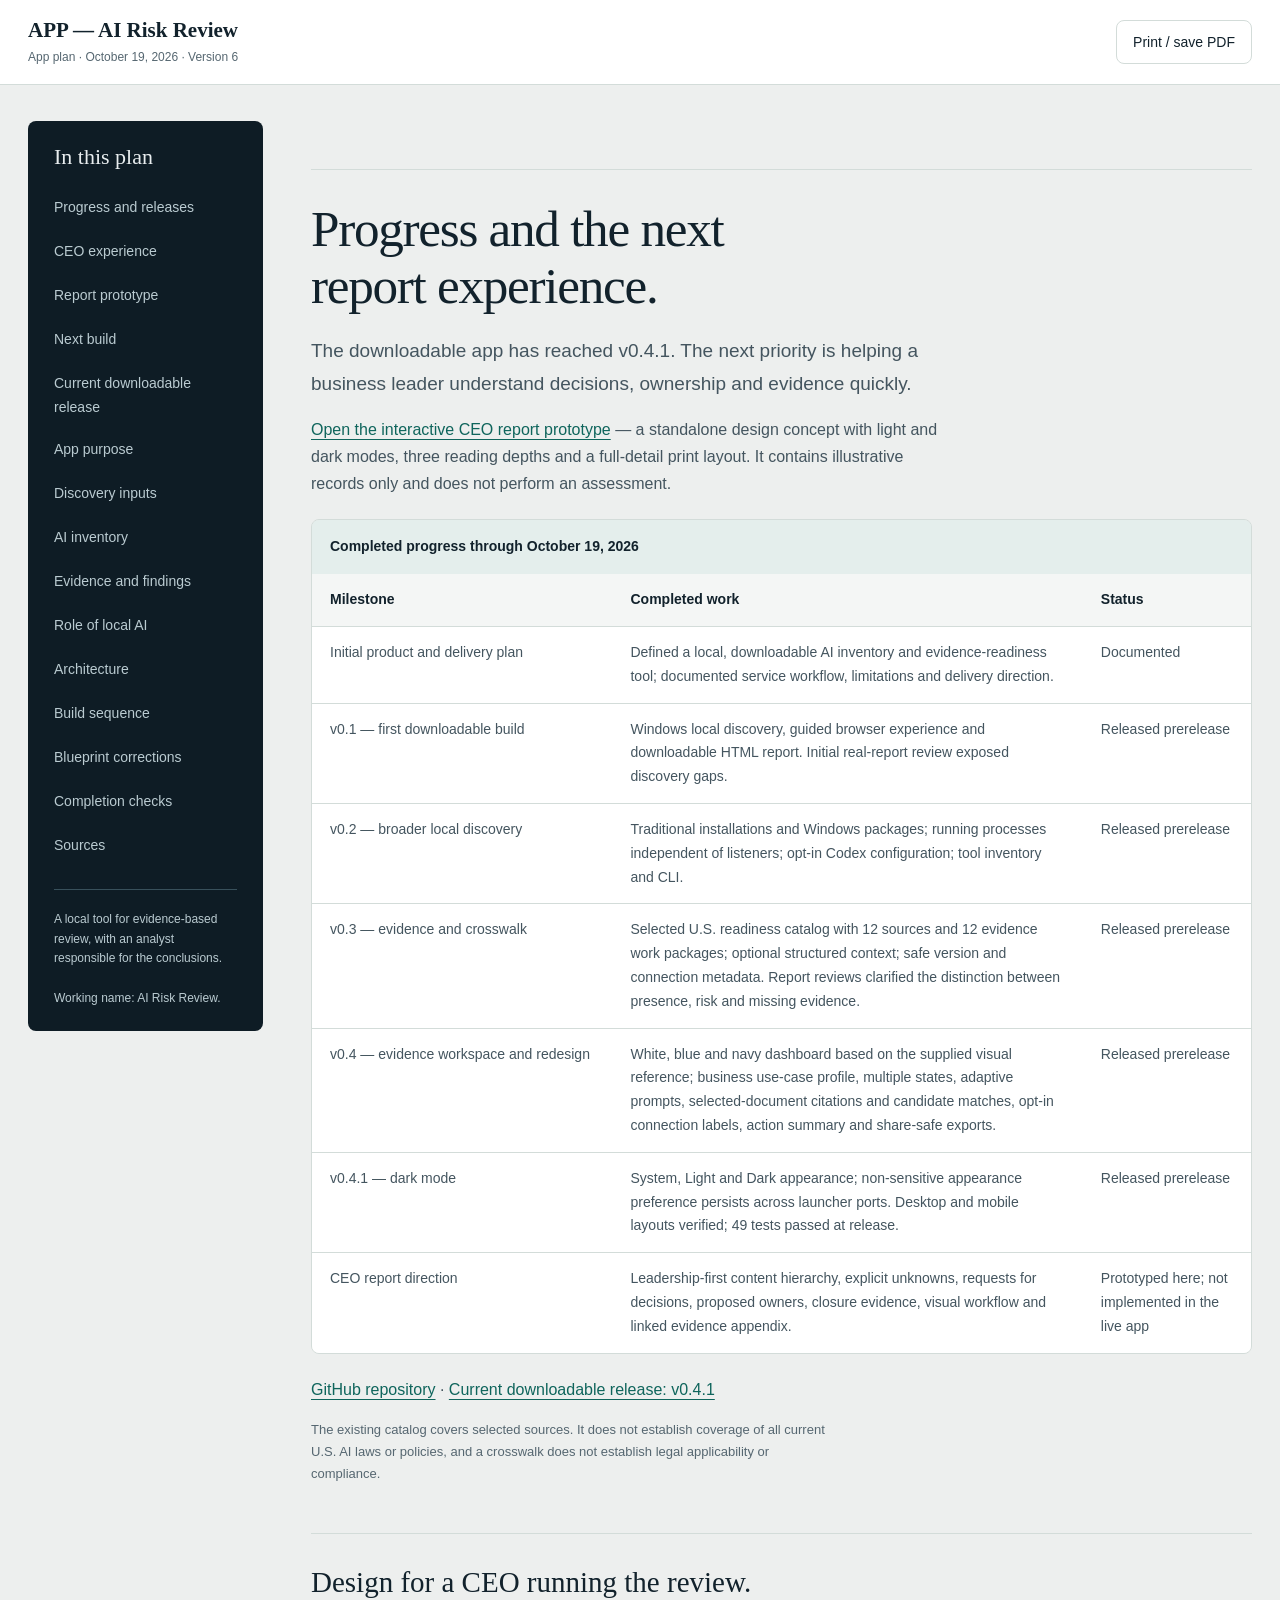
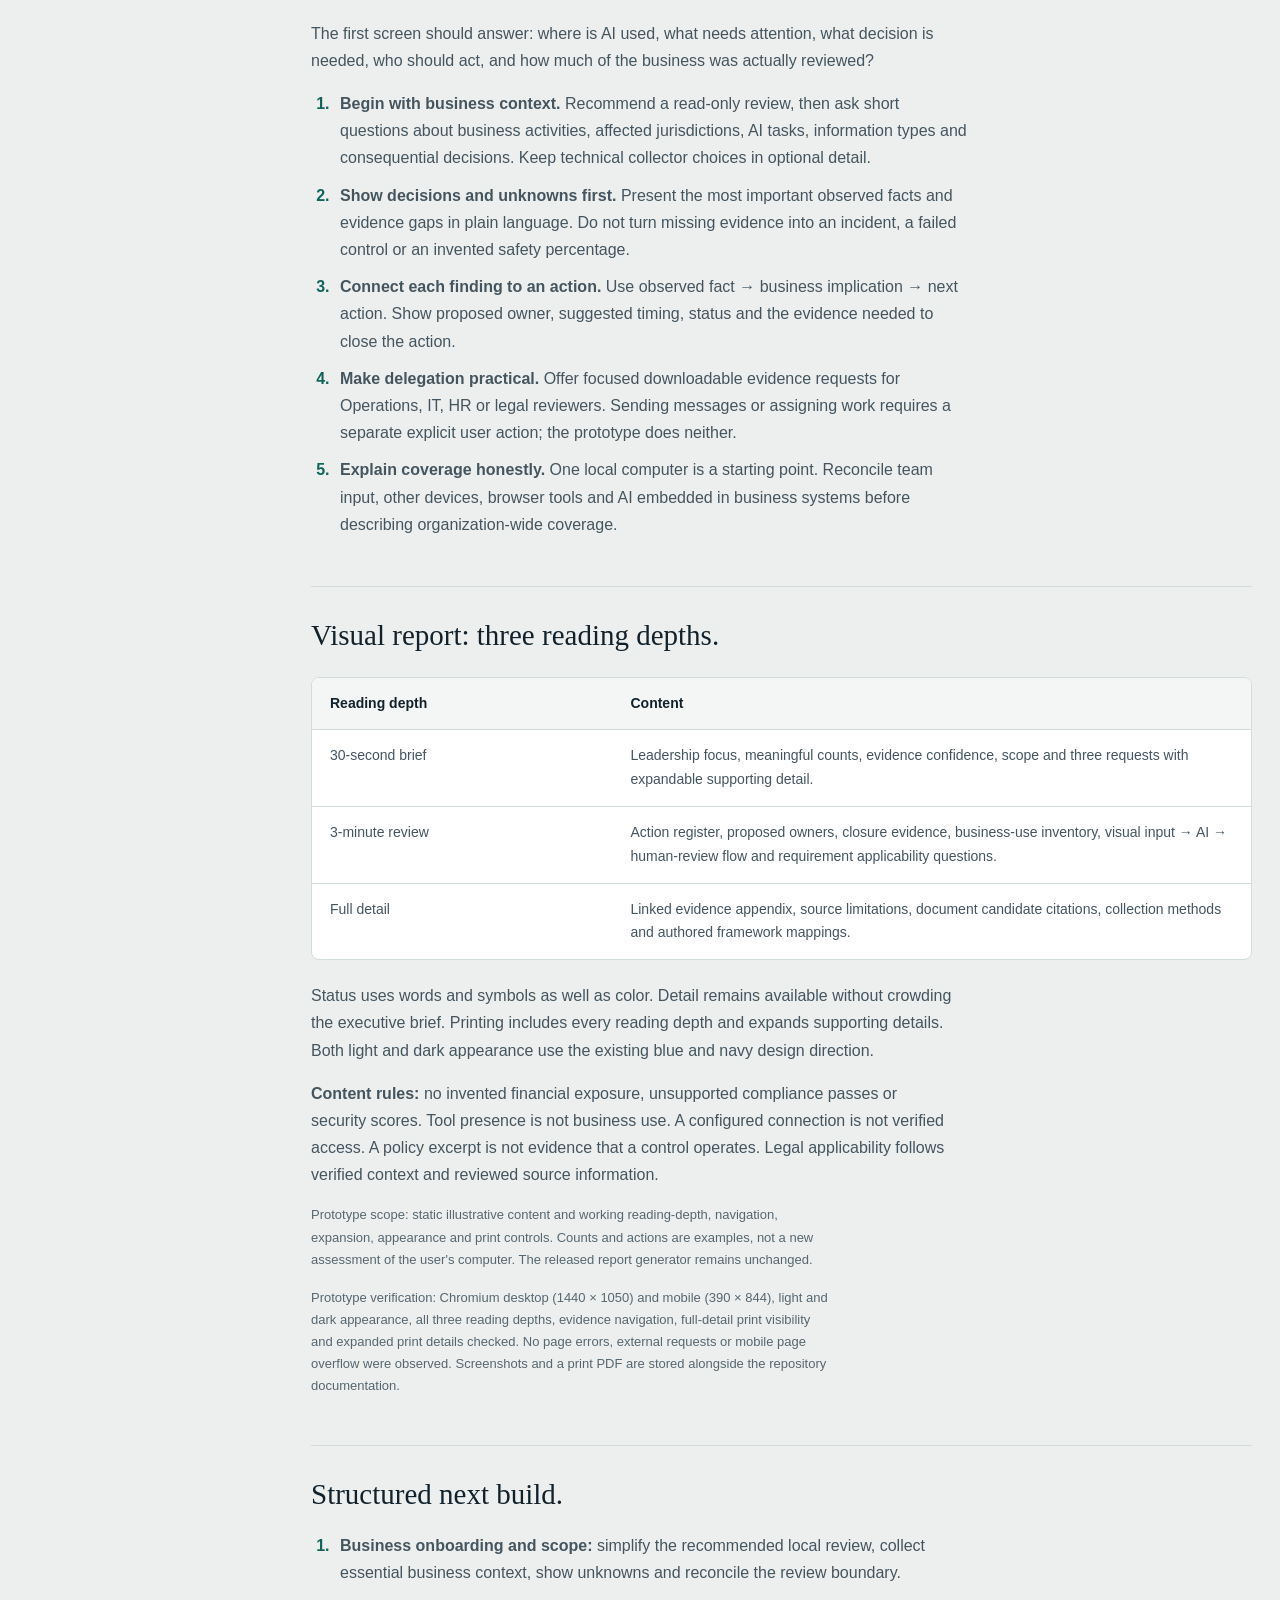
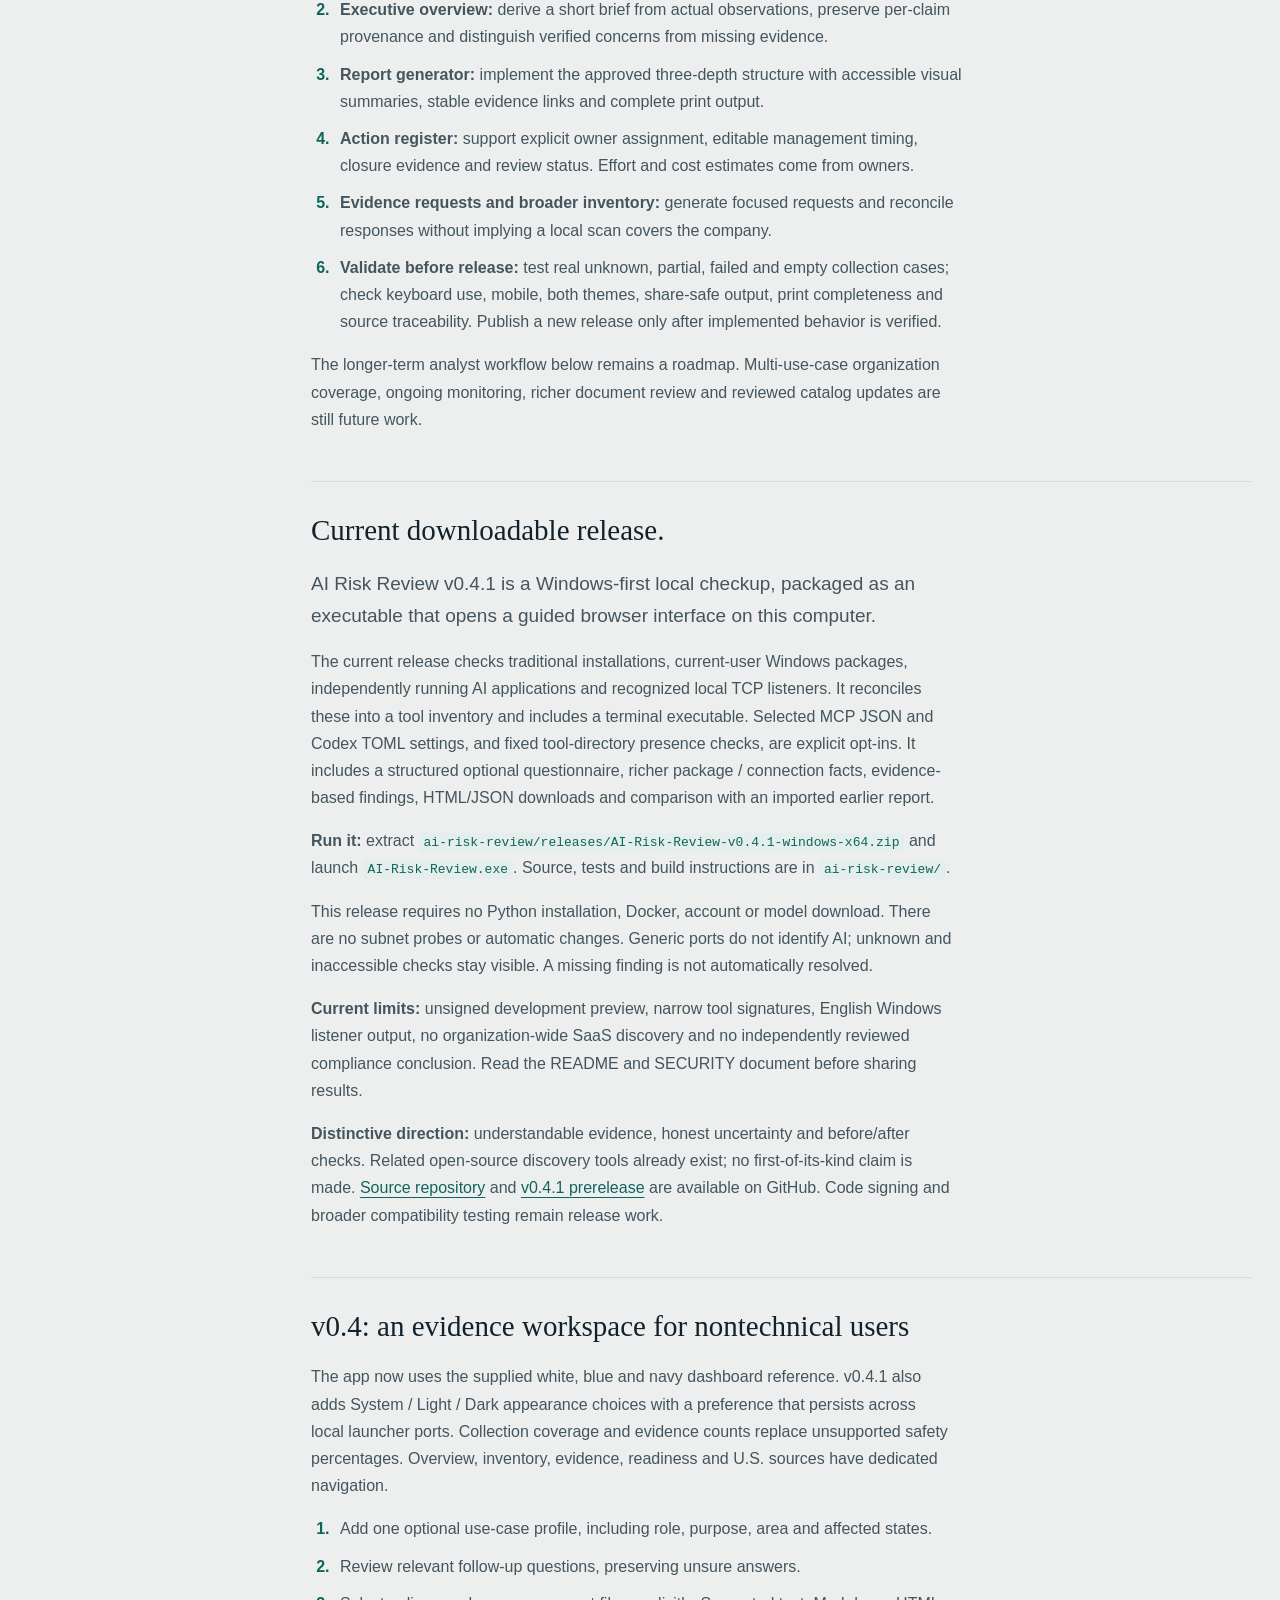
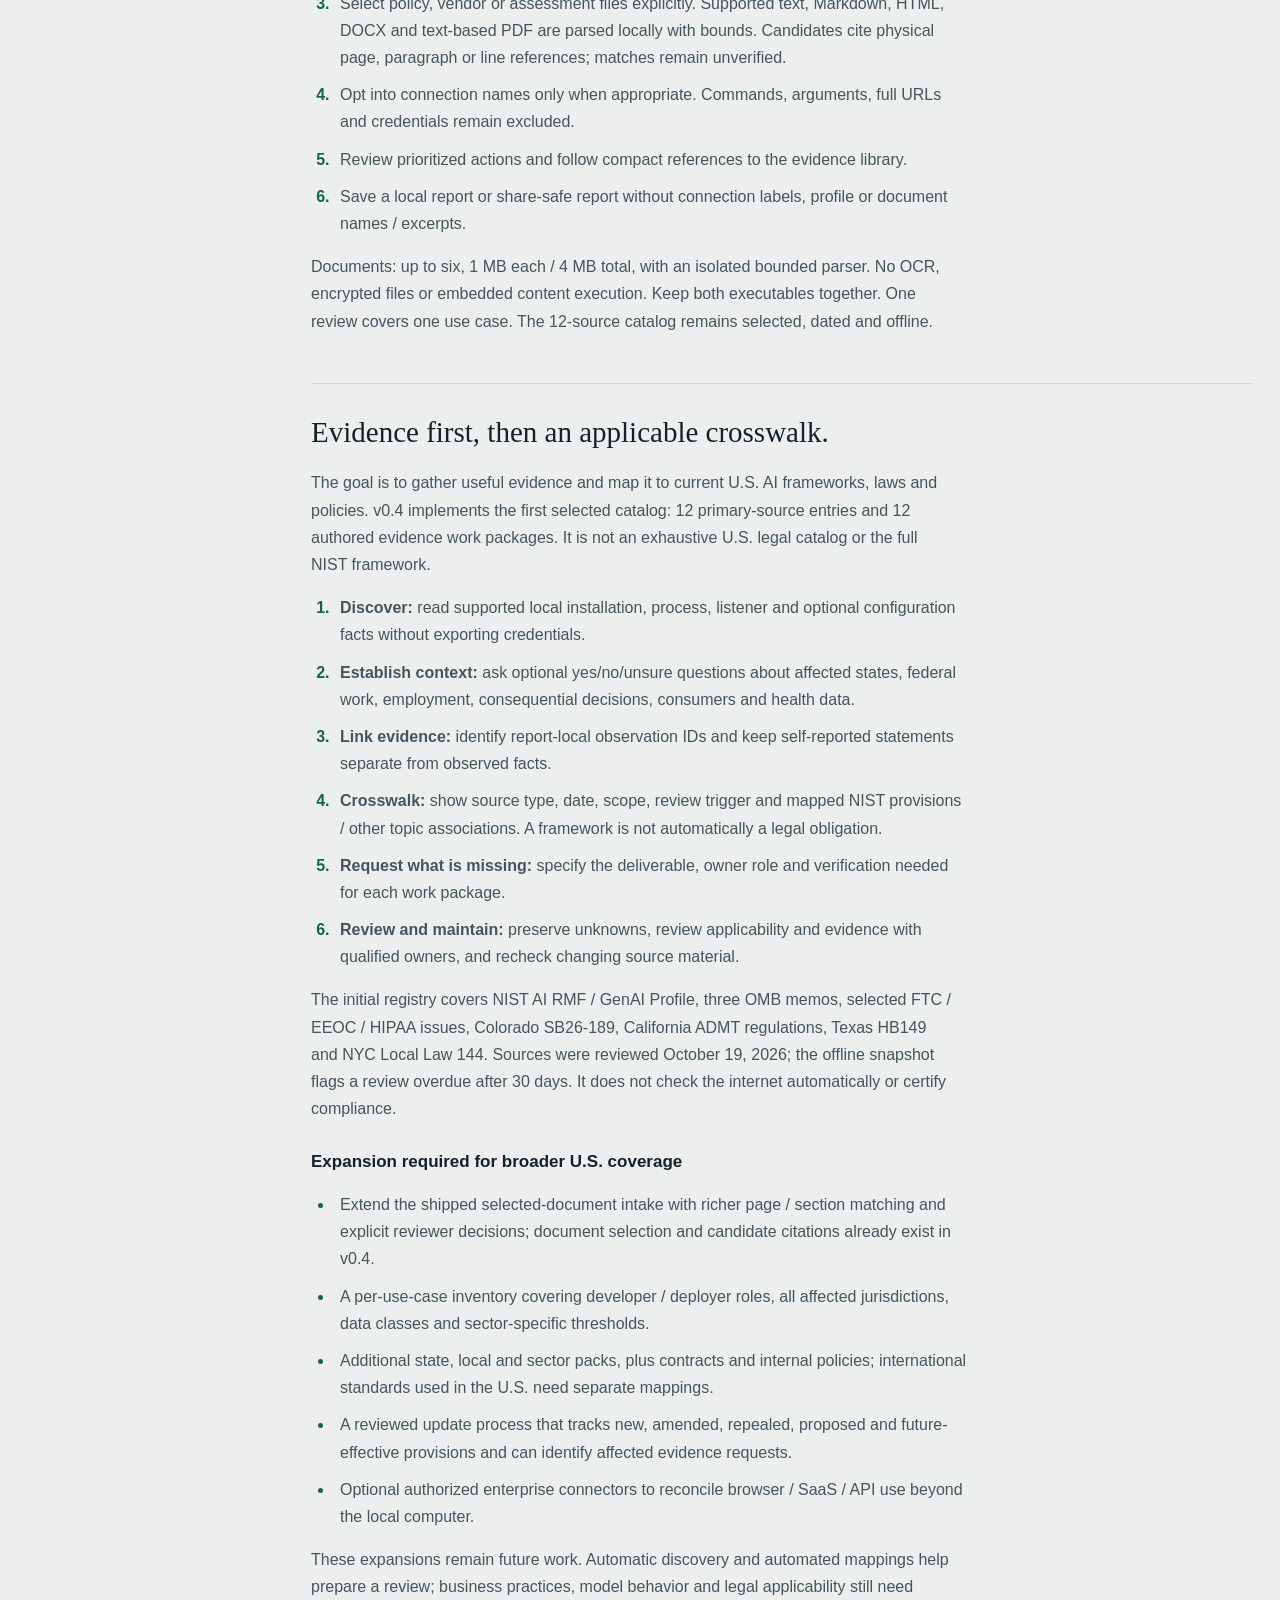
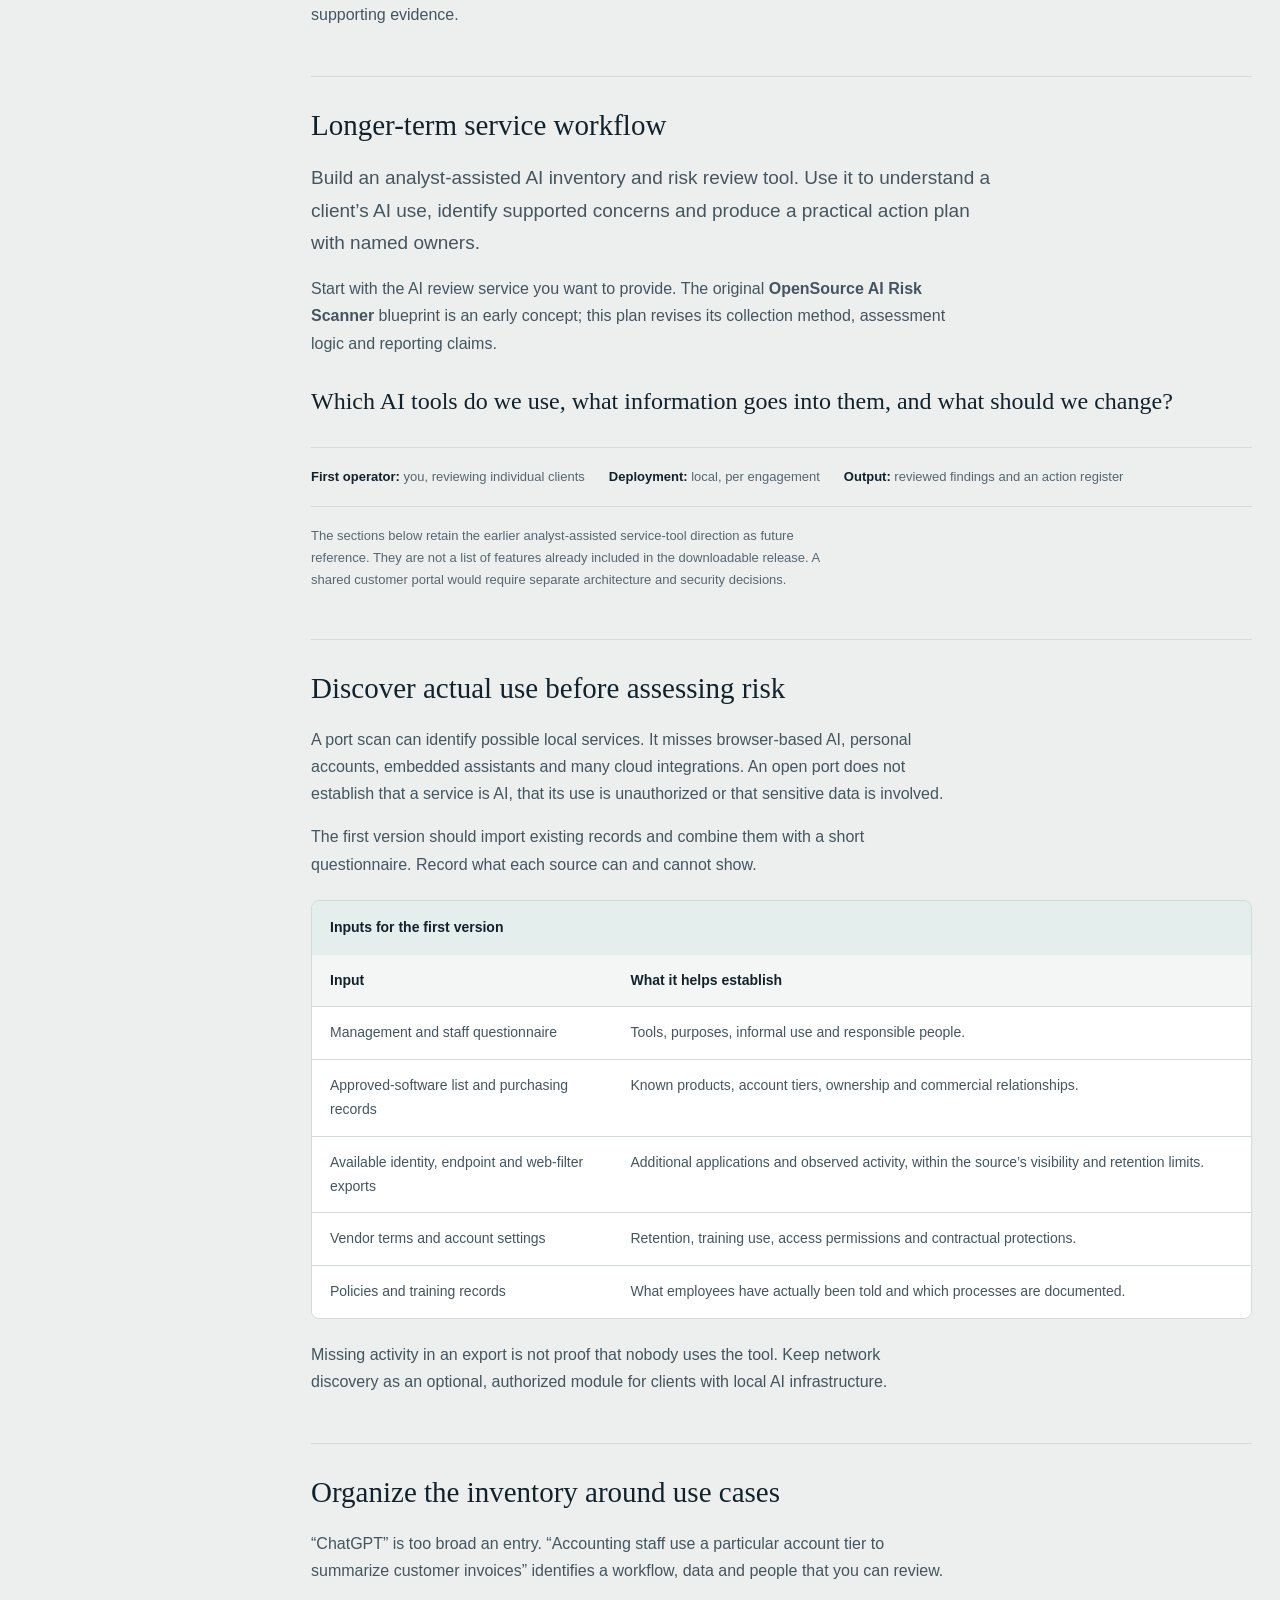
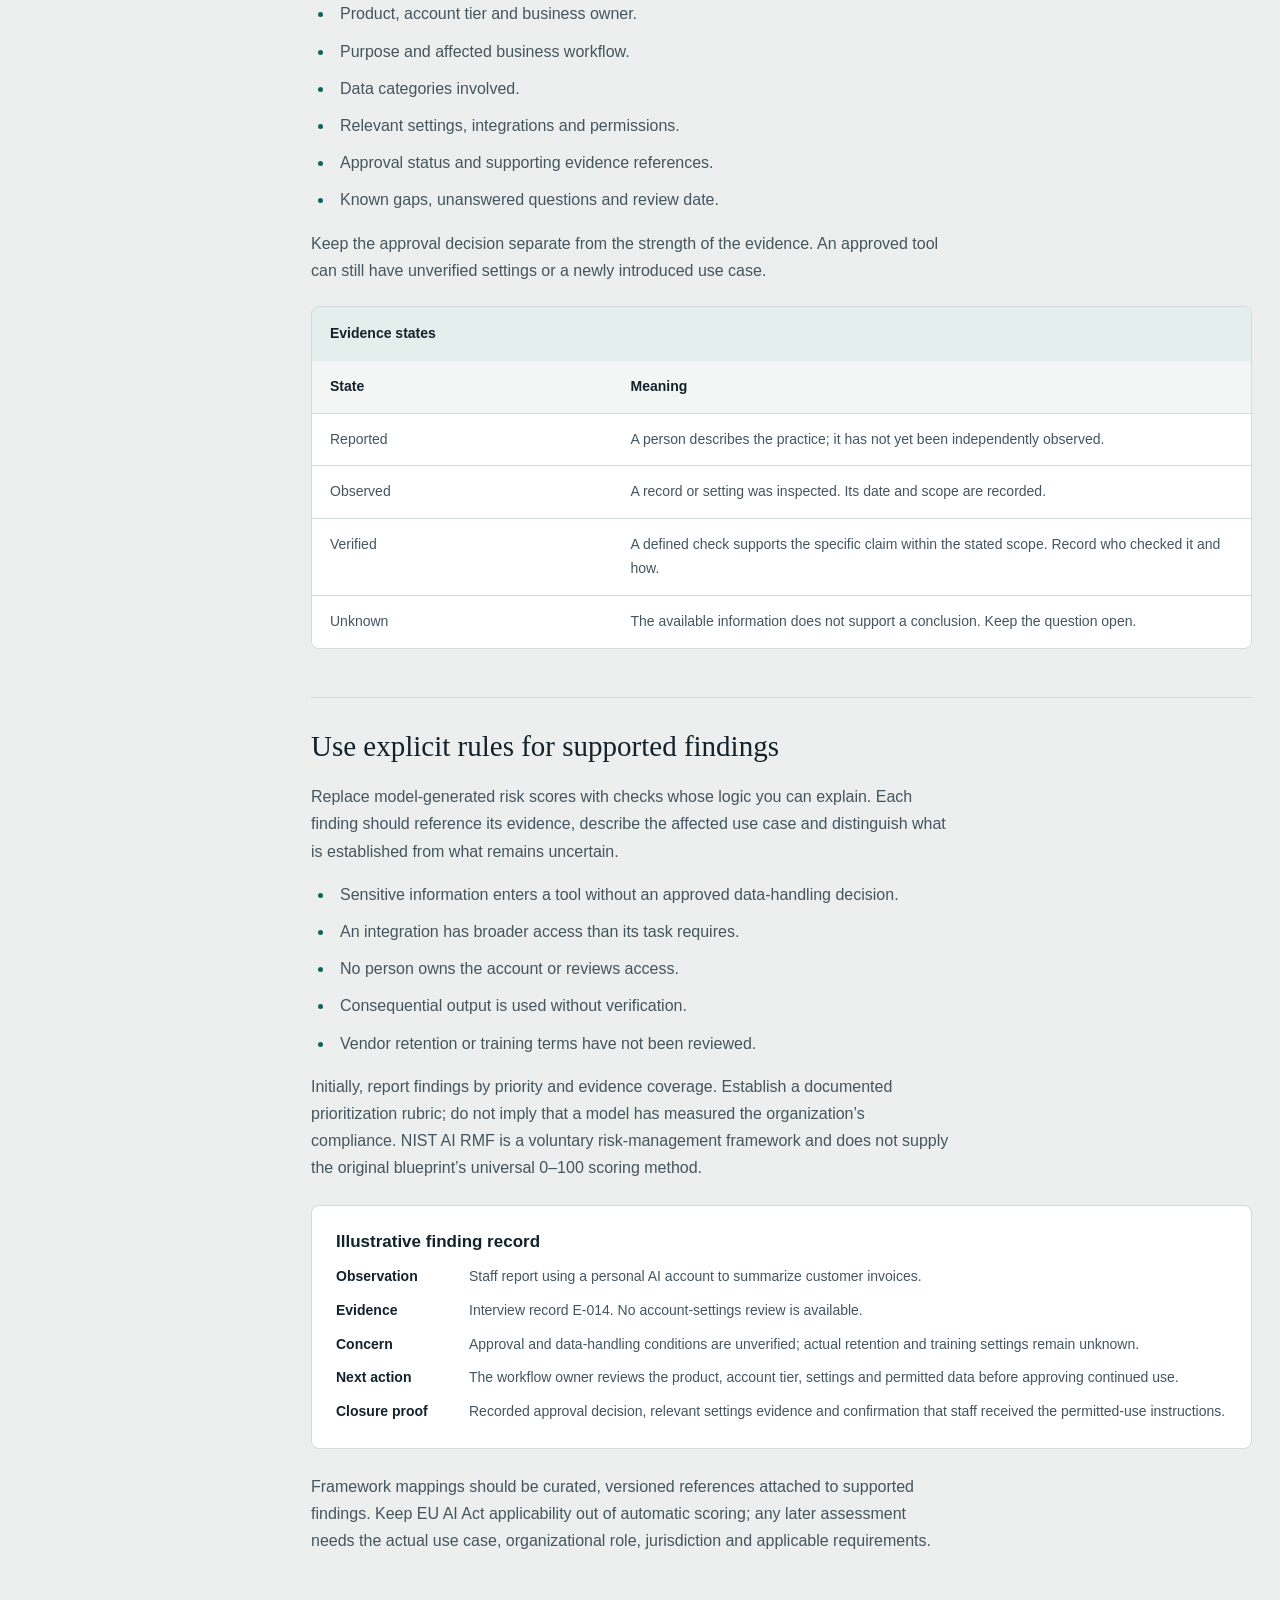
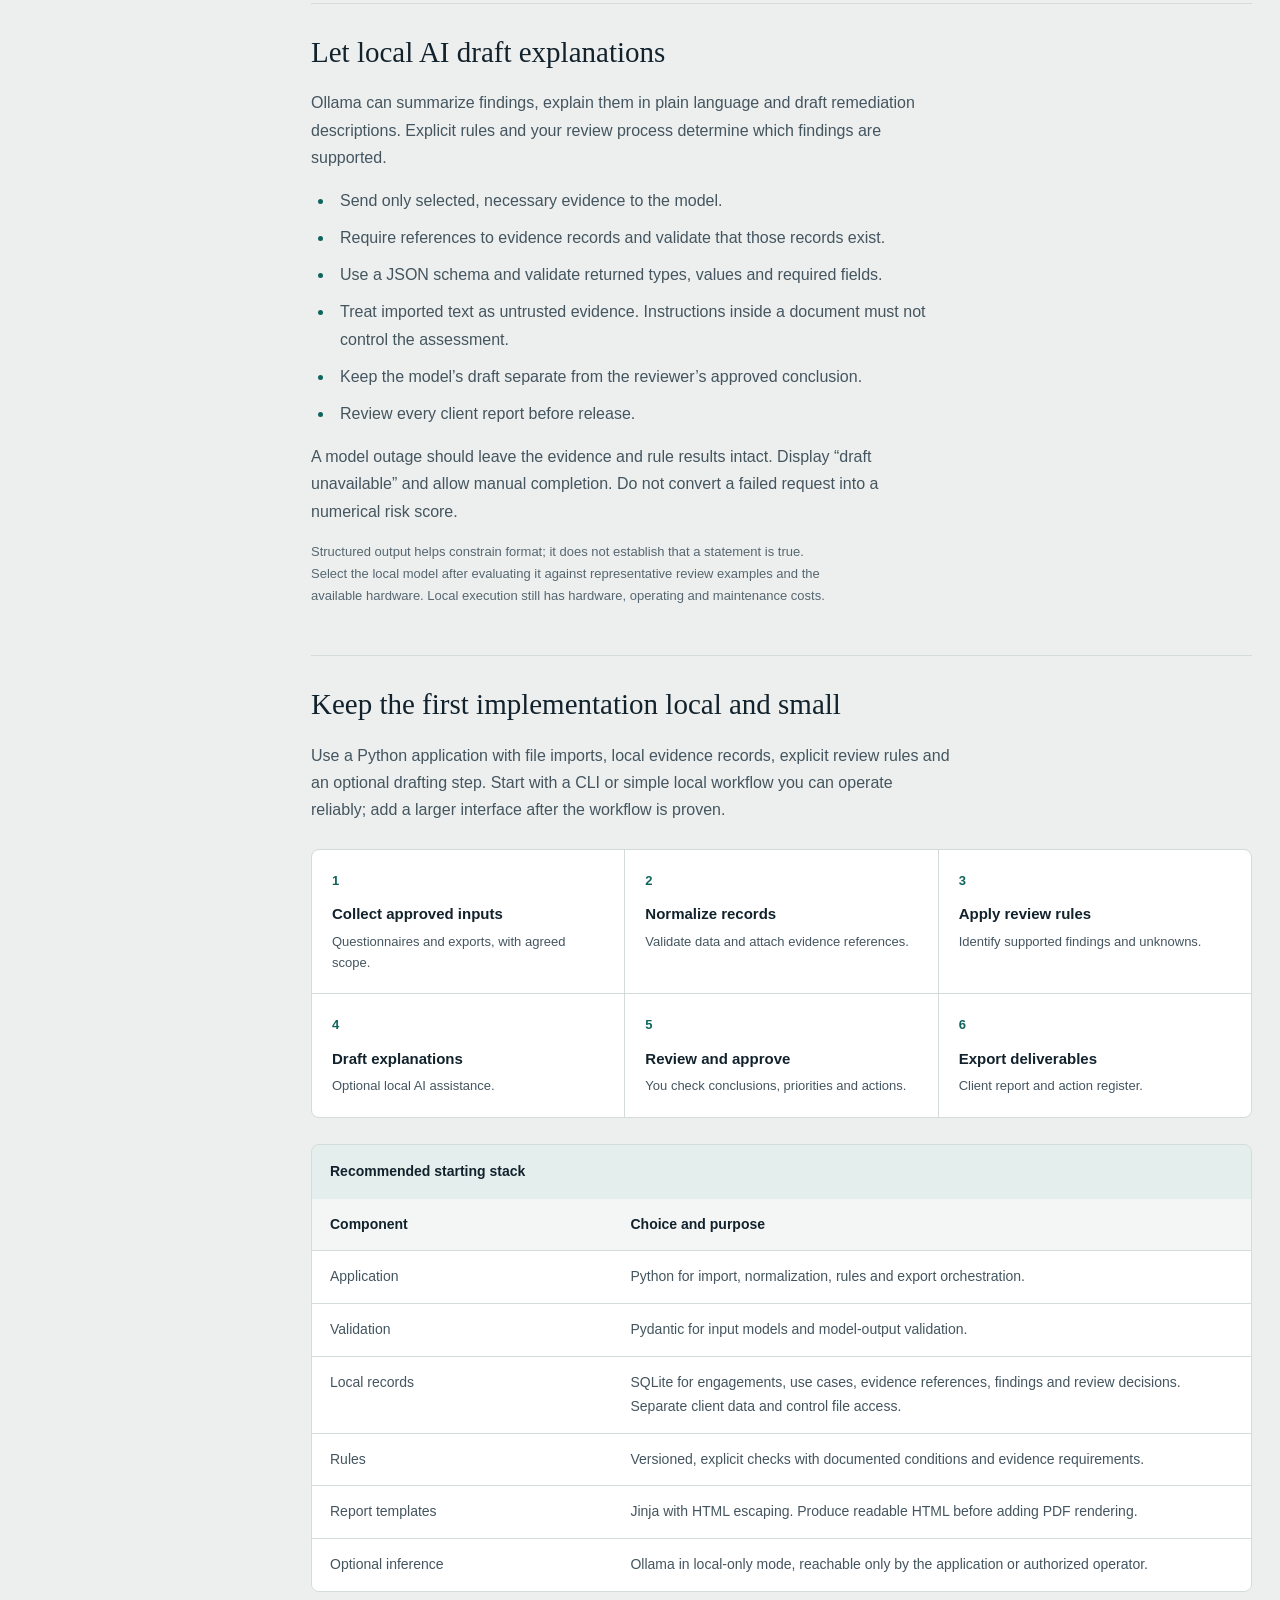
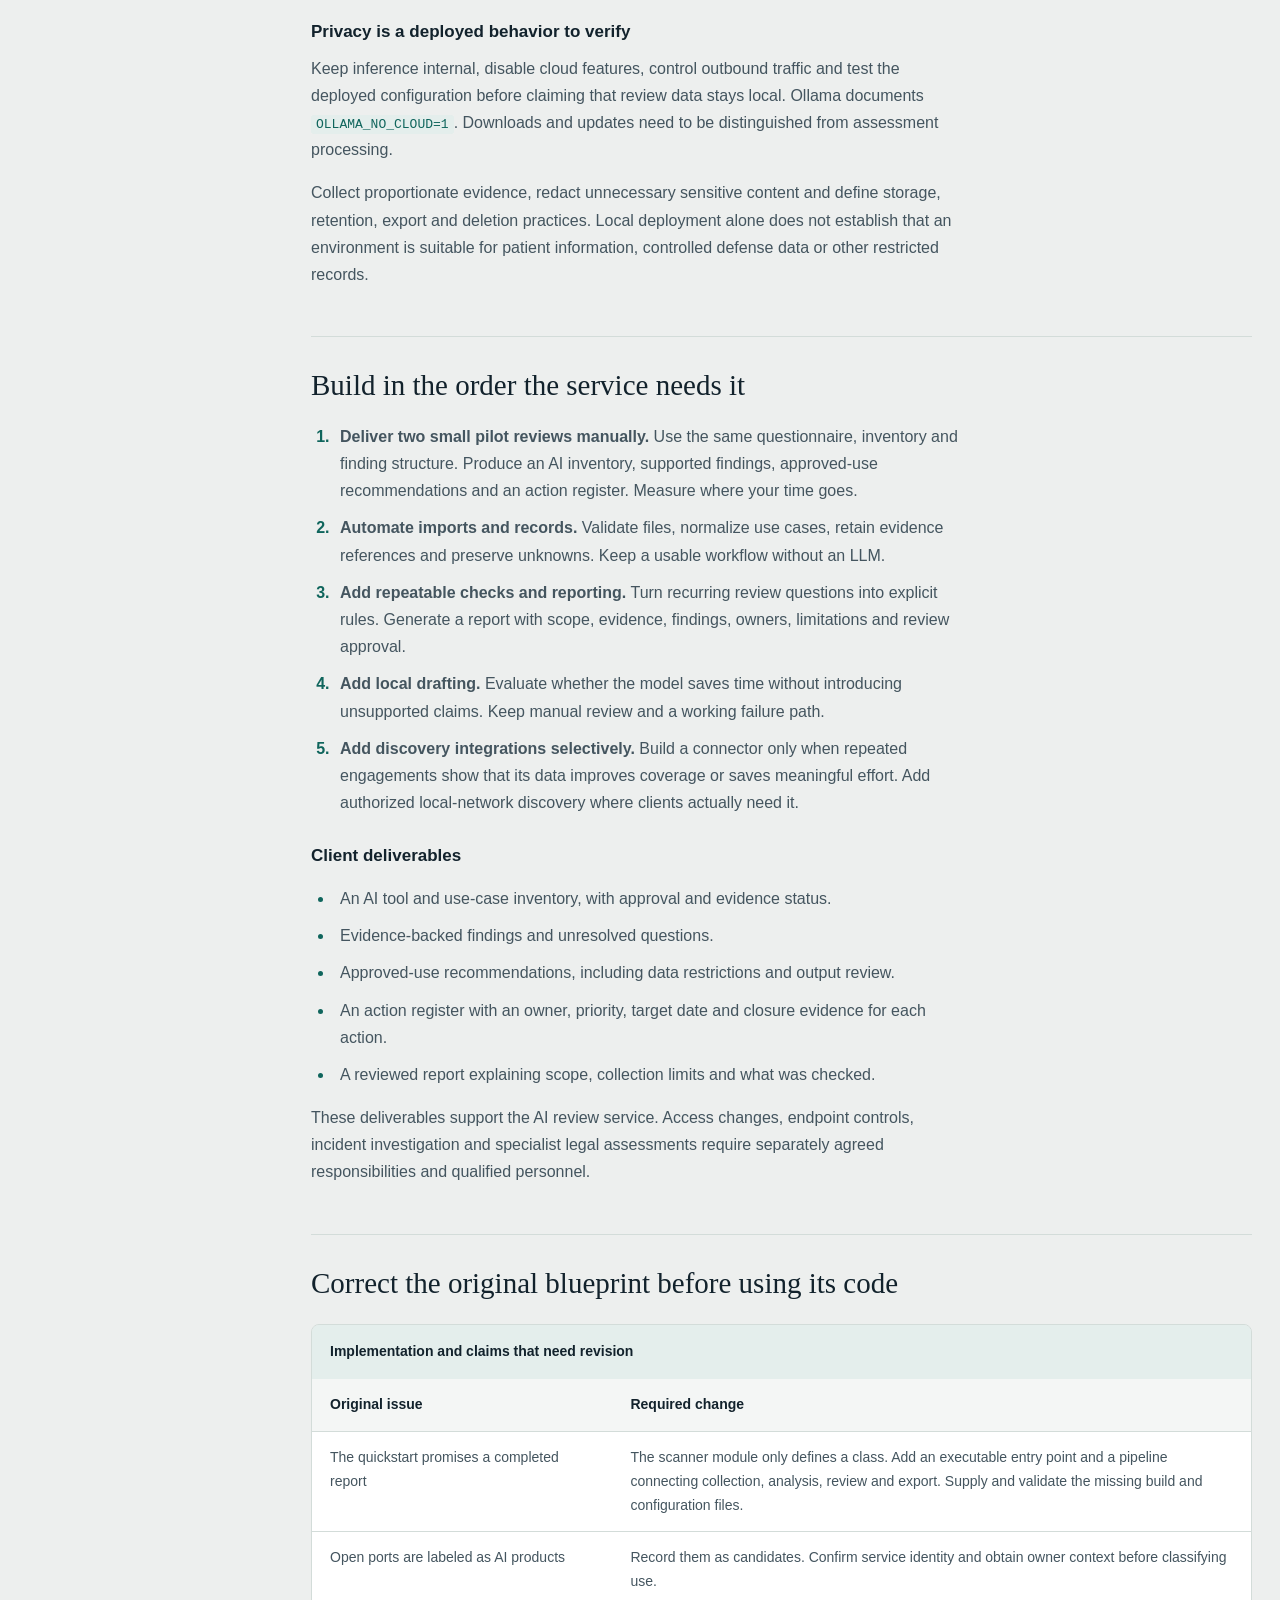
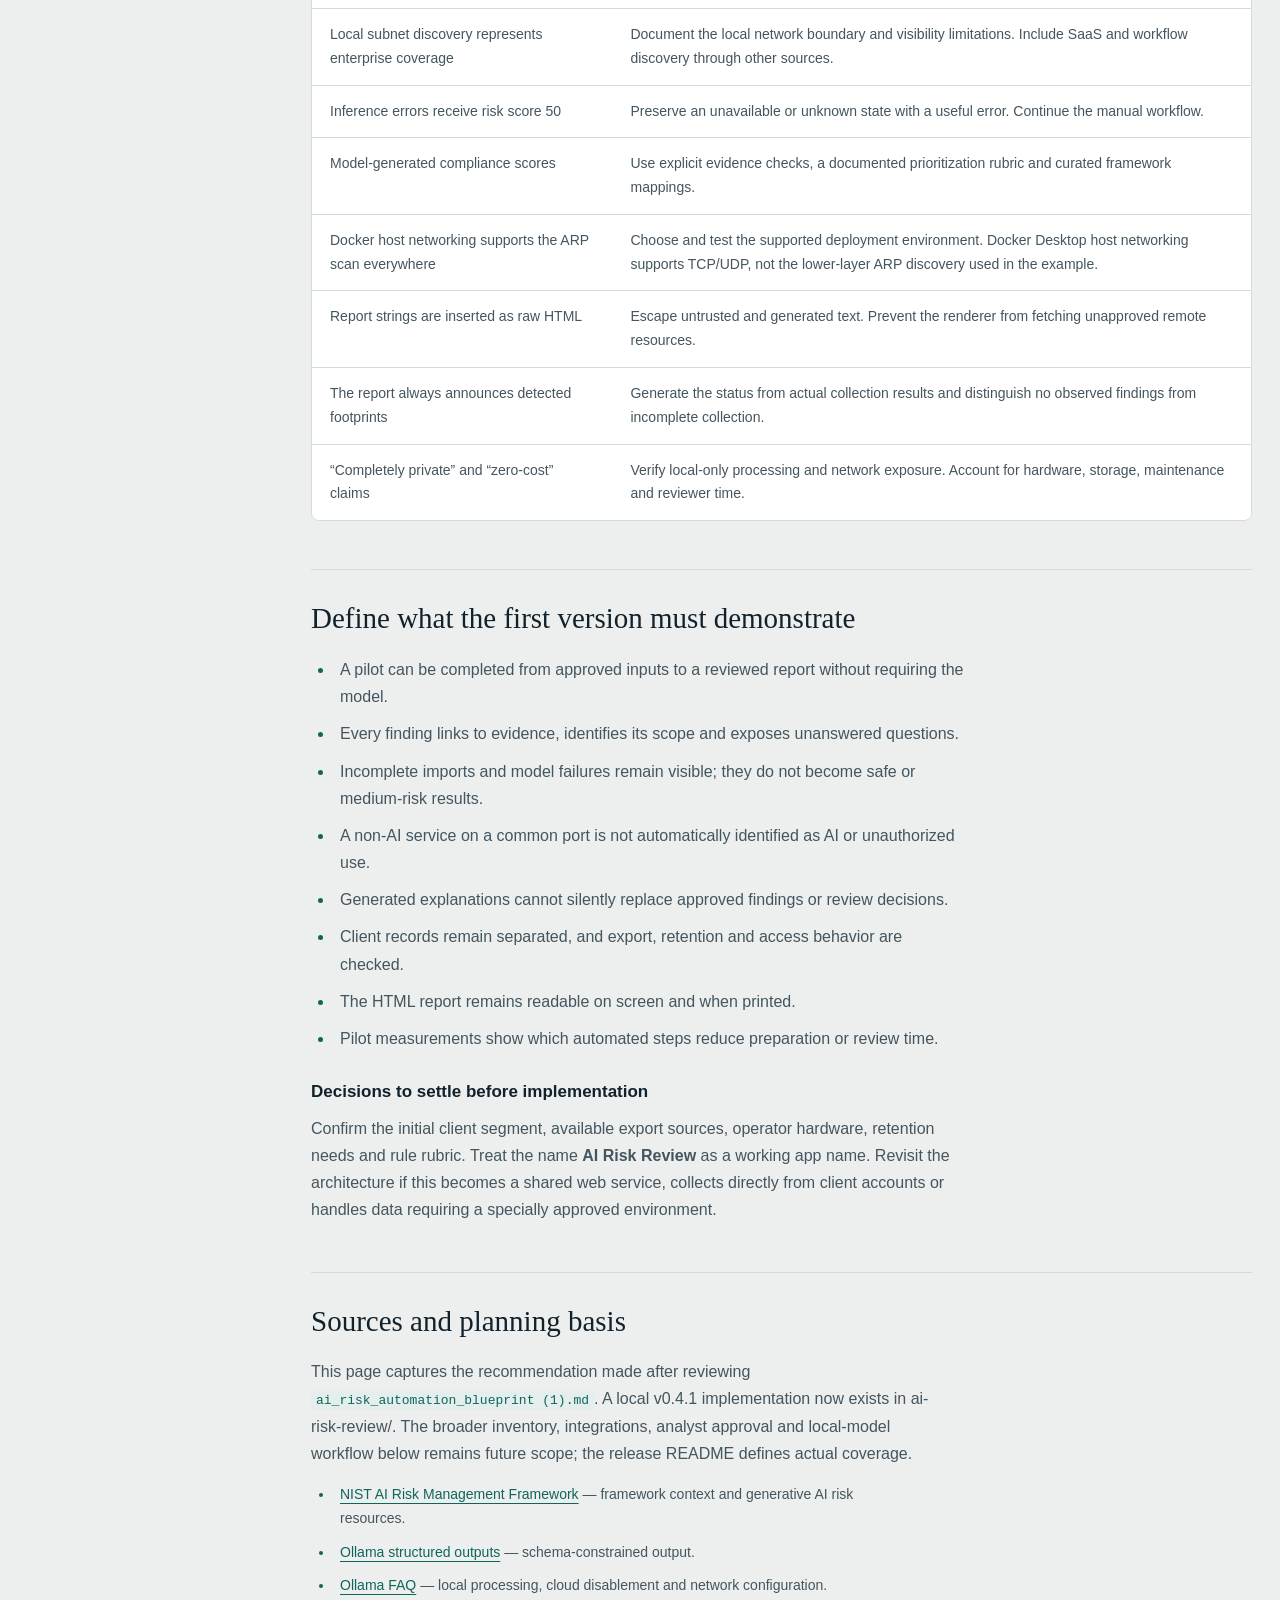
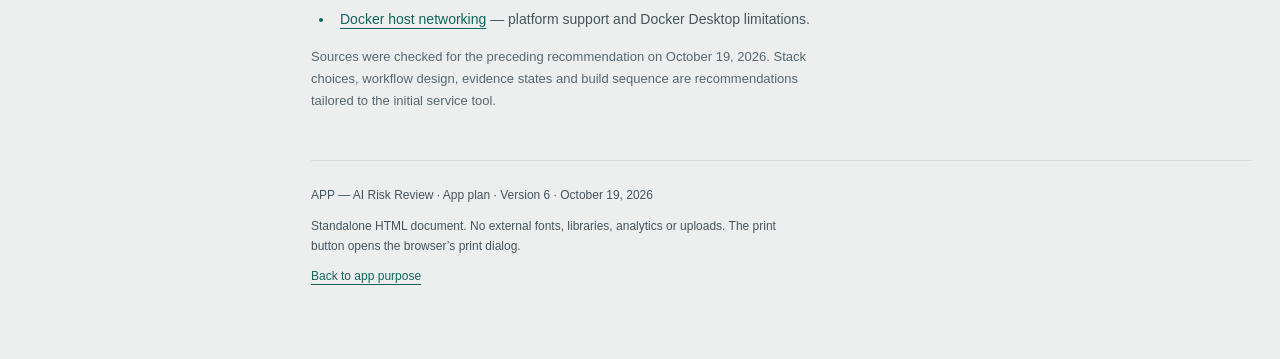
<file: docs/app-plan.html>
<!doctype html>
<html lang="en">
<head>
<meta charset="utf-8">
<meta name="viewport" content="width=device-width, initial-scale=1">
<title>APP — AI Risk Review — App Plan</title>
<meta name="description" content="Implementation plan for an analyst-assisted AI inventory and risk review application, with evidence-based findings and optional local AI drafting.">
<style>
:root{--bg:#edefee;--paper:#fff;--ink:#12222c;--soft:#44555f;--muted:#566771;--line:#d3dcd9;--accent:#0f655c;--tint:#e4eeec;--nav:#0e1c25;--nav-ink:#e8edef;--nav-soft:#bacbd1;--serif:Georgia,'Times New Roman',serif;--sans:'Segoe UI',Arial,sans-serif;color-scheme:light}
*{box-sizing:border-box}html{scroll-behavior:smooth;scroll-padding-top:100px}body{margin:0;background:var(--bg);color:var(--ink);font:16px/1.7 var(--sans)}a{color:var(--accent);text-underline-offset:4px}a:focus-visible,button:focus-visible{outline:3px solid var(--accent);outline-offset:4px}::selection{background:var(--accent);color:var(--paper)}.skip{position:fixed;top:-100px;left:20px;z-index:30;background:var(--paper);padding:12px}.skip:focus{top:12px}.top{position:sticky;top:0;z-index:10;background:var(--paper);border-bottom:1px solid var(--line)}.top-inner{max-width:1280px;margin:auto;padding:16px 28px;display:flex;justify-content:space-between;align-items:center;gap:20px}.identity{font:600 21px/1.35 var(--serif);color:var(--ink);text-decoration:none}.identity small{display:block;color:var(--muted);font:12px/1.6 var(--sans);margin-top:4px}.print{min-height:44px;border:1px solid var(--line);border-radius:8px;background:var(--paper);color:var(--ink);font:14px var(--sans);padding:10px 16px;cursor:pointer}.print:hover{background:var(--tint)}.layout{max-width:1280px;margin:auto;padding:36px 28px 72px;display:grid;grid-template-columns:235px minmax(0,1fr);gap:48px}.side{position:sticky;top:116px;align-self:start;background:var(--nav);border-radius:8px;color:var(--nav-ink);padding:22px 16px}.side h2{font:500 22px/1.3 var(--serif);margin:0 10px 16px}.side a{display:block;min-height:44px;color:var(--nav-soft);text-decoration:none;padding:9px 10px;font-size:14px;border-radius:5px}.side a:hover{background:#20343d;color:var(--nav-ink)}.side a:focus-visible{outline-color:#8cdece}.side p{color:var(--nav-soft);font-size:12px;line-height:1.65;margin:20px 10px 0;padding-top:20px;border-top:1px solid #38505b}main{min-width:0}h1{font:500 clamp(36px,4vw,52px)/1.13 var(--serif);letter-spacing:-.025em;max-width:24ch;margin:0 0 20px;text-wrap:balance}h2{font:500 29px/1.3 var(--serif);margin:0 0 18px;text-wrap:balance}h3{font-size:17px;line-height:1.45;margin:28px 0 10px}p{color:var(--soft);max-width:72ch;margin:0 0 16px}.lead{font-size:19px;line-height:1.7;max-width:65ch}.meta{display:flex;flex-wrap:wrap;gap:8px 24px;padding:18px 0;margin-top:28px;border-block:1px solid var(--line);font-size:13px;color:var(--muted)}.meta strong{color:var(--ink)}.question{font:500 24px/1.5 var(--serif);color:var(--ink);margin:26px 0}.section{margin-top:48px;padding-top:30px;border-top:1px solid var(--line)}ul,ol{padding-left:23px;color:var(--soft);max-width:74ch}li{padding-left:6px;margin:10px 0}li::marker{color:var(--accent);font-weight:600}.small{font-size:13px;color:var(--muted)}.table-wrap{overflow-x:auto;margin:22px 0;border:1px solid var(--line);border-radius:8px}table{border-collapse:collapse;width:100%;background:var(--paper);font-size:14px}caption{text-align:left;padding:15px 18px;font-weight:600;color:var(--ink);background:var(--tint)}th,td{text-align:left;vertical-align:top;padding:14px 18px;border-bottom:1px solid var(--line)}th{color:var(--ink);background:#f4f6f5;font-weight:600}td{color:var(--soft)}tr:last-child td{border-bottom:0}th:first-child,td:first-child{width:32%}.flow{list-style:none;padding:0;margin:26px 0;max-width:none;display:grid;grid-template-columns:repeat(3,minmax(0,1fr));gap:1px;background:var(--line);border:1px solid var(--line);border-radius:8px;overflow:hidden;counter-reset:flow}.flow li{background:var(--paper);margin:0;padding:20px;counter-increment:flow}.flow li::before{content:counter(flow);display:block;color:var(--accent);font-size:13px;font-weight:600;margin-bottom:9px}.flow strong{display:block;color:var(--ink);font-size:15px}.flow span{display:block;font-size:13px;line-height:1.6;margin-top:5px}.example{background:var(--paper);border:1px solid var(--line);border-radius:8px;padding:24px;margin:24px 0}.example h3{margin-top:0}.example dl{margin:0;display:grid;grid-template-columns:115px 1fr;gap:10px 18px;font-size:14px}.example dt{font-weight:600;color:var(--ink)}.example dd{margin:0;color:var(--soft)}code{font:13px/1.6 Consolas,monospace;background:var(--tint);color:var(--accent);padding:2px 5px;border-radius:3px;overflow-wrap:anywhere}.sources{font-size:14px}.sources a{overflow-wrap:anywhere}.footer{margin-top:48px;padding-top:24px;border-top:1px solid var(--line);font-size:12px;color:var(--muted)}.footer p{font-size:12px;margin-bottom:10px}
@media(max-width:900px){.layout{grid-template-columns:190px minmax(0,1fr);gap:28px}.flow{grid-template-columns:1fr 1fr}}
@media(max-width:650px){html{scroll-padding-top:20px}.top{position:static}.top-inner{padding:18px 20px;align-items:flex-start;gap:12px}.identity{font-size:19px}.print{font-size:12px;padding:8px 10px;max-width:100px}.layout{display:block;padding:0 20px 48px}.side{position:static;margin:22px -20px 30px;padding:18px 20px;border-radius:0}.side h2{font-size:18px;margin:0 0 12px}.side nav{display:flex;gap:6px 10px;flex-wrap:wrap}.side a{font-size:12px;min-height:44px;border:1px solid #38505b}.side p{display:none}h1{font-size:37px}h2{font-size:27px}.lead{font-size:18px}.section{margin-top:36px;padding-top:26px}.flow{grid-template-columns:1fr 1fr}.flow li{padding:16px}.example{padding:18px}.example dl{grid-template-columns:1fr;gap:4px}.example dd{margin-bottom:12px}th,td{padding:12px}th:first-child,td:first-child{width:38%}.table-wrap{border-radius:5px}table{font-size:13px}}
@media(prefers-reduced-motion:reduce){html{scroll-behavior:auto}}
@media print{body{background:white;color:black;font:11pt/1.5 Arial,sans-serif}.top{position:static}.top-inner{padding:0 0 14px}.print,.side,.skip{display:none!important}.layout{display:block;padding:24px 0}.section{margin-top:24px;padding-top:20px}h1{font-size:30pt}h2{font-size:21pt}h1,h2,h3{break-after:avoid}.flow li,.example,tr{break-inside:avoid}.table-wrap{overflow:visible}.flow{grid-template-columns:repeat(3,1fr)}p,li,td{color:black}a{color:black}.lead{font-size:13pt}.footer{font-size:9pt}}
</style>
</head>
<body>
<a class="skip" href="#main">Skip to app plan</a>
<header class="top"><div class="top-inner"><a class="identity" href="#overview">APP — AI Risk Review<small>App plan · October 19, 2026 · Version 6</small></a><button class="print" type="button" onclick="window.print()">Print / save PDF</button></div></header>
<div class="layout">
<aside class="side"><h2>In this plan</h2><nav aria-label="Plan sections"><a href="#progress">Progress and releases</a><a href="#ceo-direction">CEO experience</a><a href="#report-prototype">Report prototype</a><a href="#next-build">Next build</a><a href="#downloadable">Current downloadable release</a><a href="#overview">App purpose</a><a href="#discovery">Discovery inputs</a><a href="#inventory">AI inventory</a><a href="#findings">Evidence and findings</a><a href="#model">Role of local AI</a><a href="#architecture">Architecture</a><a href="#delivery">Build sequence</a><a href="#corrections">Blueprint corrections</a><a href="#success">Completion checks</a><a href="#sources">Sources</a></nav><p>A local tool for evidence-based review, with an analyst responsible for the conclusions.<br><br>Working name: AI Risk Review.</p></aside>
<main id="main">
<section id="progress" class="section"><h1>Progress and the next report experience.</h1><p class="lead">The downloadable app has reached v0.4.1. The next priority is helping a business leader understand decisions, ownership and evidence quickly.</p><p><a href="ceo-report-prototype.html">Open the interactive CEO report prototype</a> — a standalone design concept with light and dark modes, three reading depths and a full-detail print layout. It contains illustrative records only and does not perform an assessment.</p><div class="table-wrap"><table><caption>Completed progress through October 19, 2026</caption><thead><tr><th>Milestone</th><th>Completed work</th><th>Status</th></tr></thead><tbody>
<tr><td>Initial product and delivery plan</td><td>Defined a local, downloadable AI inventory and evidence-readiness tool; documented service workflow, limitations and delivery direction.</td><td>Documented</td></tr>
<tr><td>v0.1 — first downloadable build</td><td>Windows local discovery, guided browser experience and downloadable HTML report. Initial real-report review exposed discovery gaps.</td><td>Released prerelease</td></tr>
<tr><td>v0.2 — broader local discovery</td><td>Traditional installations and Windows packages; running processes independent of listeners; opt-in Codex configuration; tool inventory and CLI.</td><td>Released prerelease</td></tr>
<tr><td>v0.3 — evidence and crosswalk</td><td>Selected U.S. readiness catalog with 12 sources and 12 evidence work packages; optional structured context; safe version and connection metadata. Report reviews clarified the distinction between presence, risk and missing evidence.</td><td>Released prerelease</td></tr>
<tr><td>v0.4 — evidence workspace and redesign</td><td>White, blue and navy dashboard based on the supplied visual reference; business use-case profile, multiple states, adaptive prompts, selected-document citations and candidate matches, opt-in connection labels, action summary and share-safe exports.</td><td>Released prerelease</td></tr>
<tr><td>v0.4.1 — dark mode</td><td>System, Light and Dark appearance; non-sensitive appearance preference persists across launcher ports. Desktop and mobile layouts verified; 49 tests passed at release.</td><td>Released prerelease</td></tr>
<tr><td>CEO report direction</td><td>Leadership-first content hierarchy, explicit unknowns, requests for decisions, proposed owners, closure evidence, visual workflow and linked evidence appendix.</td><td>Prototyped here; not implemented in the live app</td></tr>
</tbody></table></div><p><a href="https://github.com/Sebastians007/ai-risk-review">GitHub repository</a> · <a href="https://github.com/Sebastians007/ai-risk-review/releases/tag/v0.4.1">Current downloadable release: v0.4.1</a></p><p class="small">The existing catalog covers selected sources. It does not establish coverage of all current U.S. AI laws or policies, and a crosswalk does not establish legal applicability or compliance.</p></section>
<section id="ceo-direction" class="section"><h2>Design for a CEO running the review.</h2><p>The first screen should answer: where is AI used, what needs attention, what decision is needed, who should act, and how much of the business was actually reviewed?</p><ol><li><strong>Begin with business context.</strong> Recommend a read-only review, then ask short questions about business activities, affected jurisdictions, AI tasks, information types and consequential decisions. Keep technical collector choices in optional detail.</li><li><strong>Show decisions and unknowns first.</strong> Present the most important observed facts and evidence gaps in plain language. Do not turn missing evidence into an incident, a failed control or an invented safety percentage.</li><li><strong>Connect each finding to an action.</strong> Use observed fact → business implication → next action. Show proposed owner, suggested timing, status and the evidence needed to close the action.</li><li><strong>Make delegation practical.</strong> Offer focused downloadable evidence requests for Operations, IT, HR or legal reviewers. Sending messages or assigning work requires a separate explicit user action; the prototype does neither.</li><li><strong>Explain coverage honestly.</strong> One local computer is a starting point. Reconcile team input, other devices, browser tools and AI embedded in business systems before describing organization-wide coverage.</li></ol></section>
<section id="report-prototype" class="section"><h2>Visual report: three reading depths.</h2><div class="table-wrap"><table><thead><tr><th>Reading depth</th><th>Content</th></tr></thead><tbody><tr><td>30-second brief</td><td>Leadership focus, meaningful counts, evidence confidence, scope and three requests with expandable supporting detail.</td></tr><tr><td>3-minute review</td><td>Action register, proposed owners, closure evidence, business-use inventory, visual input → AI → human-review flow and requirement applicability questions.</td></tr><tr><td>Full detail</td><td>Linked evidence appendix, source limitations, document candidate citations, collection methods and authored framework mappings.</td></tr></tbody></table></div><p>Status uses words and symbols as well as color. Detail remains available without crowding the executive brief. Printing includes every reading depth and expands supporting details. Both light and dark appearance use the existing blue and navy design direction.</p><p><strong>Content rules:</strong> no invented financial exposure, unsupported compliance passes or security scores. Tool presence is not business use. A configured connection is not verified access. A policy excerpt is not evidence that a control operates. Legal applicability follows verified context and reviewed source information.</p><p class="small">Prototype scope: static illustrative content and working reading-depth, navigation, expansion, appearance and print controls. Counts and actions are examples, not a new assessment of the user's computer. The released report generator remains unchanged.</p></section>
<p class="small">Prototype verification: Chromium desktop (1440 × 1050) and mobile (390 × 844), light and dark appearance, all three reading depths, evidence navigation, full-detail print visibility and expanded print details checked. No page errors, external requests or mobile page overflow were observed. Screenshots and a print PDF are stored alongside the repository documentation.</p><section id="next-build" class="section"><h2>Structured next build.</h2><ol><li><strong>Business onboarding and scope:</strong> simplify the recommended local review, collect essential business context, show unknowns and reconcile the review boundary.</li><li><strong>Executive overview:</strong> derive a short brief from actual observations, preserve per-claim provenance and distinguish verified concerns from missing evidence.</li><li><strong>Report generator:</strong> implement the approved three-depth structure with accessible visual summaries, stable evidence links and complete print output.</li><li><strong>Action register:</strong> support explicit owner assignment, editable management timing, closure evidence and review status. Effort and cost estimates come from owners.</li><li><strong>Evidence requests and broader inventory:</strong> generate focused requests and reconcile responses without implying a local scan covers the company.</li><li><strong>Validate before release:</strong> test real unknown, partial, failed and empty collection cases; check keyboard use, mobile, both themes, share-safe output, print completeness and source traceability. Publish a new release only after implemented behavior is verified.</li></ol><p>The longer-term analyst workflow below remains a roadmap. Multi-use-case organization coverage, ongoing monitoring, richer document review and reviewed catalog updates are still future work.</p></section>

<section id="downloadable" class="section"><h2>Current downloadable release.</h2><p class="lead">AI Risk Review v0.4.1 is a Windows-first local checkup, packaged as an executable that opens a guided browser interface on this computer.</p><p>The current release checks traditional installations, current-user Windows packages, independently running AI applications and recognized local TCP listeners. It reconciles these into a tool inventory and includes a terminal executable. Selected MCP JSON and Codex TOML settings, and fixed tool-directory presence checks, are explicit opt-ins. It includes a structured optional questionnaire, richer package / connection facts, evidence-based findings, HTML/JSON downloads and comparison with an imported earlier report.</p><p><strong>Run it:</strong> extract <code>ai-risk-review/releases/AI-Risk-Review-v0.4.1-windows-x64.zip</code> and launch <code>AI-Risk-Review.exe</code>. Source, tests and build instructions are in <code>ai-risk-review/</code>.</p><p>This release requires no Python installation, Docker, account or model download. There are no subnet probes or automatic changes. Generic ports do not identify AI; unknown and inaccessible checks stay visible. A missing finding is not automatically resolved.</p><p><strong>Current limits:</strong> unsigned development preview, narrow tool signatures, English Windows listener output, no organization-wide SaaS discovery and no independently reviewed compliance conclusion. Read the README and SECURITY document before sharing results.</p><p><strong>Distinctive direction:</strong> understandable evidence, honest uncertainty and before/after checks. Related open-source discovery tools already exist; no first-of-its-kind claim is made. <a href="https://github.com/Sebastians007/ai-risk-review">Source repository</a> and <a href="https://github.com/Sebastians007/ai-risk-review/releases/tag/v0.4.1">v0.4.1 prerelease</a> are available on GitHub. Code signing and broader compatibility testing remain release work.</p></section><section class="section" id="evidence-workspace"><h2>v0.4: an evidence workspace for nontechnical users</h2><p>The app now uses the supplied white, blue and navy dashboard reference. v0.4.1 also adds System / Light / Dark appearance choices with a preference that persists across local launcher ports. Collection coverage and evidence counts replace unsupported safety percentages. Overview, inventory, evidence, readiness and U.S. sources have dedicated navigation.</p><ol><li>Add one optional use-case profile, including role, purpose, area and affected states.</li><li>Review relevant follow-up questions, preserving unsure answers.</li><li>Select policy, vendor or assessment files explicitly. Supported text, Markdown, HTML, DOCX and text-based PDF are parsed locally with bounds. Candidates cite physical page, paragraph or line references; matches remain unverified.</li><li>Opt into connection names only when appropriate. Commands, arguments, full URLs and credentials remain excluded.</li><li>Review prioritized actions and follow compact references to the evidence library.</li><li>Save a local report or share-safe report without connection labels, profile or document names / excerpts.</li></ol><p>Documents: up to six, 1 MB each / 4 MB total, with an isolated bounded parser. No OCR, encrypted files or embedded content execution. Keep both executables together. One review covers one use case. The 12-source catalog remains selected, dated and offline.</p></section><section class="section" id="evidence-crosswalk"><h2>Evidence first, then an applicable crosswalk.</h2><p>The goal is to gather useful evidence and map it to current U.S. AI frameworks, laws and policies. v0.4 implements the first selected catalog: 12 primary-source entries and 12 authored evidence work packages. It is not an exhaustive U.S. legal catalog or the full NIST framework.</p><ol><li><strong>Discover:</strong> read supported local installation, process, listener and optional configuration facts without exporting credentials.</li><li><strong>Establish context:</strong> ask optional yes/no/unsure questions about affected states, federal work, employment, consequential decisions, consumers and health data.</li><li><strong>Link evidence:</strong> identify report-local observation IDs and keep self-reported statements separate from observed facts.</li><li><strong>Crosswalk:</strong> show source type, date, scope, review trigger and mapped NIST provisions / other topic associations. A framework is not automatically a legal obligation.</li><li><strong>Request what is missing:</strong> specify the deliverable, owner role and verification needed for each work package.</li><li><strong>Review and maintain:</strong> preserve unknowns, review applicability and evidence with qualified owners, and recheck changing source material.</li></ol><p>The initial registry covers NIST AI RMF / GenAI Profile, three OMB memos, selected FTC / EEOC / HIPAA issues, Colorado SB26-189, California ADMT regulations, Texas HB149 and NYC Local Law 144. Sources were reviewed October 19, 2026; the offline snapshot flags a review overdue after 30 days. It does not check the internet automatically or certify compliance.</p><h3>Expansion required for broader U.S. coverage</h3><ul><li>Extend the shipped selected-document intake with richer page / section matching and explicit reviewer decisions; document selection and candidate citations already exist in v0.4.</li><li>A per-use-case inventory covering developer / deployer roles, all affected jurisdictions, data classes and sector-specific thresholds.</li><li>Additional state, local and sector packs, plus contracts and internal policies; international standards used in the U.S. need separate mappings.</li><li>A reviewed update process that tracks new, amended, repealed, proposed and future-effective provisions and can identify affected evidence requests.</li><li>Optional authorized enterprise connectors to reconcile browser / SaaS / API use beyond the local computer.</li></ul><p>These expansions remain future work. Automatic discovery and automated mappings help prepare a review; business practices, model behavior and legal applicability still need supporting evidence.</p></section><section id="overview" class="section"><h2>Longer-term service workflow</h2><p class="lead">Build an analyst-assisted AI inventory and risk review tool. Use it to understand a client’s AI use, identify supported concerns and produce a practical action plan with named owners.</p><p>Start with the AI review service you want to provide. The original <strong>OpenSource AI Risk Scanner</strong> blueprint is an early concept; this plan revises its collection method, assessment logic and reporting claims.</p><p class="question">Which AI tools do we use, what information goes into them, and what should we change?</p><div class="meta"><span><strong>First operator:</strong> you, reviewing individual clients</span><span><strong>Deployment:</strong> local, per engagement</span><span><strong>Output:</strong> reviewed findings and an action register</span></div><p class="small" style="margin-top:18px">The sections below retain the earlier analyst-assisted service-tool direction as future reference. They are not a list of features already included in the downloadable release. A shared customer portal would require separate architecture and security decisions.</p></section>

<section class="section" id="discovery"><h2>Discover actual use before assessing risk</h2><p>A port scan can identify possible local services. It misses browser-based AI, personal accounts, embedded assistants and many cloud integrations. An open port does not establish that a service is AI, that its use is unauthorized or that sensitive data is involved.</p><p>The first version should import existing records and combine them with a short questionnaire. Record what each source can and cannot show.</p><div class="table-wrap"><table><caption>Inputs for the first version</caption><thead><tr><th scope="col">Input</th><th scope="col">What it helps establish</th></tr></thead><tbody><tr><td>Management and staff questionnaire</td><td>Tools, purposes, informal use and responsible people.</td></tr><tr><td>Approved-software list and purchasing records</td><td>Known products, account tiers, ownership and commercial relationships.</td></tr><tr><td>Available identity, endpoint and web-filter exports</td><td>Additional applications and observed activity, within the source’s visibility and retention limits.</td></tr><tr><td>Vendor terms and account settings</td><td>Retention, training use, access permissions and contractual protections.</td></tr><tr><td>Policies and training records</td><td>What employees have actually been told and which processes are documented.</td></tr></tbody></table></div><p>Missing activity in an export is not proof that nobody uses the tool. Keep network discovery as an optional, authorized module for clients with local AI infrastructure.</p></section>

<section class="section" id="inventory"><h2>Organize the inventory around use cases</h2><p>“ChatGPT” is too broad an entry. “Accounting staff use a particular account tier to summarize customer invoices” identifies a workflow, data and people that you can review.</p><ul><li>Product, account tier and business owner.</li><li>Purpose and affected business workflow.</li><li>Data categories involved.</li><li>Relevant settings, integrations and permissions.</li><li>Approval status and supporting evidence references.</li><li>Known gaps, unanswered questions and review date.</li></ul><p>Keep the approval decision separate from the strength of the evidence. An approved tool can still have unverified settings or a newly introduced use case.</p><div class="table-wrap"><table><caption>Evidence states</caption><thead><tr><th scope="col">State</th><th scope="col">Meaning</th></tr></thead><tbody><tr><td>Reported</td><td>A person describes the practice; it has not yet been independently observed.</td></tr><tr><td>Observed</td><td>A record or setting was inspected. Its date and scope are recorded.</td></tr><tr><td>Verified</td><td>A defined check supports the specific claim within the stated scope. Record who checked it and how.</td></tr><tr><td>Unknown</td><td>The available information does not support a conclusion. Keep the question open.</td></tr></tbody></table></div></section>

<section class="section" id="findings"><h2>Use explicit rules for supported findings</h2><p>Replace model-generated risk scores with checks whose logic you can explain. Each finding should reference its evidence, describe the affected use case and distinguish what is established from what remains uncertain.</p><ul><li>Sensitive information enters a tool without an approved data-handling decision.</li><li>An integration has broader access than its task requires.</li><li>No person owns the account or reviews access.</li><li>Consequential output is used without verification.</li><li>Vendor retention or training terms have not been reviewed.</li></ul><p>Initially, report findings by priority and evidence coverage. Establish a documented prioritization rubric; do not imply that a model has measured the organization’s compliance. NIST AI RMF is a voluntary risk-management framework and does not supply the original blueprint’s universal 0–100 scoring method.</p><div class="example"><h3>Illustrative finding record</h3><dl><dt>Observation</dt><dd>Staff report using a personal AI account to summarize customer invoices.</dd><dt>Evidence</dt><dd>Interview record E-014. No account-settings review is available.</dd><dt>Concern</dt><dd>Approval and data-handling conditions are unverified; actual retention and training settings remain unknown.</dd><dt>Next action</dt><dd>The workflow owner reviews the product, account tier, settings and permitted data before approving continued use.</dd><dt>Closure proof</dt><dd>Recorded approval decision, relevant settings evidence and confirmation that staff received the permitted-use instructions.</dd></dl></div><p>Framework mappings should be curated, versioned references attached to supported findings. Keep EU AI Act applicability out of automatic scoring; any later assessment needs the actual use case, organizational role, jurisdiction and applicable requirements.</p></section>

<section class="section" id="model"><h2>Let local AI draft explanations</h2><p>Ollama can summarize findings, explain them in plain language and draft remediation descriptions. Explicit rules and your review process determine which findings are supported.</p><ul><li>Send only selected, necessary evidence to the model.</li><li>Require references to evidence records and validate that those records exist.</li><li>Use a JSON schema and validate returned types, values and required fields.</li><li>Treat imported text as untrusted evidence. Instructions inside a document must not control the assessment.</li><li>Keep the model’s draft separate from the reviewer’s approved conclusion.</li><li>Review every client report before release.</li></ul><p>A model outage should leave the evidence and rule results intact. Display “draft unavailable” and allow manual completion. Do not convert a failed request into a numerical risk score.</p><p class="small">Structured output helps constrain format; it does not establish that a statement is true. Select the local model after evaluating it against representative review examples and the available hardware. Local execution still has hardware, operating and maintenance costs.</p></section>

<section class="section" id="architecture"><h2>Keep the first implementation local and small</h2><p>Use a Python application with file imports, local evidence records, explicit review rules and an optional drafting step. Start with a CLI or simple local workflow you can operate reliably; add a larger interface after the workflow is proven.</p><ol class="flow" aria-label="Application data flow"><li><strong>Collect approved inputs</strong><span>Questionnaires and exports, with agreed scope.</span></li><li><strong>Normalize records</strong><span>Validate data and attach evidence references.</span></li><li><strong>Apply review rules</strong><span>Identify supported findings and unknowns.</span></li><li><strong>Draft explanations</strong><span>Optional local AI assistance.</span></li><li><strong>Review and approve</strong><span>You check conclusions, priorities and actions.</span></li><li><strong>Export deliverables</strong><span>Client report and action register.</span></li></ol><div class="table-wrap"><table><caption>Recommended starting stack</caption><thead><tr><th scope="col">Component</th><th scope="col">Choice and purpose</th></tr></thead><tbody><tr><td>Application</td><td>Python for import, normalization, rules and export orchestration.</td></tr><tr><td>Validation</td><td>Pydantic for input models and model-output validation.</td></tr><tr><td>Local records</td><td>SQLite for engagements, use cases, evidence references, findings and review decisions. Separate client data and control file access.</td></tr><tr><td>Rules</td><td>Versioned, explicit checks with documented conditions and evidence requirements.</td></tr><tr><td>Report templates</td><td>Jinja with HTML escaping. Produce readable HTML before adding PDF rendering.</td></tr><tr><td>Optional inference</td><td>Ollama in local-only mode, reachable only by the application or authorized operator.</td></tr></tbody></table></div><h3>Privacy is a deployed behavior to verify</h3><p>Keep inference internal, disable cloud features, control outbound traffic and test the deployed configuration before claiming that review data stays local. Ollama documents <code>OLLAMA_NO_CLOUD=1</code>. Downloads and updates need to be distinguished from assessment processing.</p><p>Collect proportionate evidence, redact unnecessary sensitive content and define storage, retention, export and deletion practices. Local deployment alone does not establish that an environment is suitable for patient information, controlled defense data or other restricted records.</p></section>

<section class="section" id="delivery"><h2>Build in the order the service needs it</h2><ol><li><strong>Deliver two small pilot reviews manually.</strong> Use the same questionnaire, inventory and finding structure. Produce an AI inventory, supported findings, approved-use recommendations and an action register. Measure where your time goes.</li><li><strong>Automate imports and records.</strong> Validate files, normalize use cases, retain evidence references and preserve unknowns. Keep a usable workflow without an LLM.</li><li><strong>Add repeatable checks and reporting.</strong> Turn recurring review questions into explicit rules. Generate a report with scope, evidence, findings, owners, limitations and review approval.</li><li><strong>Add local drafting.</strong> Evaluate whether the model saves time without introducing unsupported claims. Keep manual review and a working failure path.</li><li><strong>Add discovery integrations selectively.</strong> Build a connector only when repeated engagements show that its data improves coverage or saves meaningful effort. Add authorized local-network discovery where clients actually need it.</li></ol><h3>Client deliverables</h3><ul><li>An AI tool and use-case inventory, with approval and evidence status.</li><li>Evidence-backed findings and unresolved questions.</li><li>Approved-use recommendations, including data restrictions and output review.</li><li>An action register with an owner, priority, target date and closure evidence for each action.</li><li>A reviewed report explaining scope, collection limits and what was checked.</li></ul><p>These deliverables support the AI review service. Access changes, endpoint controls, incident investigation and specialist legal assessments require separately agreed responsibilities and qualified personnel.</p></section>

<section class="section" id="corrections"><h2>Correct the original blueprint before using its code</h2><div class="table-wrap"><table><caption>Implementation and claims that need revision</caption><thead><tr><th scope="col">Original issue</th><th scope="col">Required change</th></tr></thead><tbody><tr><td>The quickstart promises a completed report</td><td>The scanner module only defines a class. Add an executable entry point and a pipeline connecting collection, analysis, review and export. Supply and validate the missing build and configuration files.</td></tr><tr><td>Open ports are labeled as AI products</td><td>Record them as candidates. Confirm service identity and obtain owner context before classifying use.</td></tr><tr><td>Local subnet discovery represents enterprise coverage</td><td>Document the local network boundary and visibility limitations. Include SaaS and workflow discovery through other sources.</td></tr><tr><td>Inference errors receive risk score 50</td><td>Preserve an unavailable or unknown state with a useful error. Continue the manual workflow.</td></tr><tr><td>Model-generated compliance scores</td><td>Use explicit evidence checks, a documented prioritization rubric and curated framework mappings.</td></tr><tr><td>Docker host networking supports the ARP scan everywhere</td><td>Choose and test the supported deployment environment. Docker Desktop host networking supports TCP/UDP, not the lower-layer ARP discovery used in the example.</td></tr><tr><td>Report strings are inserted as raw HTML</td><td>Escape untrusted and generated text. Prevent the renderer from fetching unapproved remote resources.</td></tr><tr><td>The report always announces detected footprints</td><td>Generate the status from actual collection results and distinguish no observed findings from incomplete collection.</td></tr><tr><td>“Completely private” and “zero-cost” claims</td><td>Verify local-only processing and network exposure. Account for hardware, storage, maintenance and reviewer time.</td></tr></tbody></table></div></section>

<section class="section" id="success"><h2>Define what the first version must demonstrate</h2><ul><li>A pilot can be completed from approved inputs to a reviewed report without requiring the model.</li><li>Every finding links to evidence, identifies its scope and exposes unanswered questions.</li><li>Incomplete imports and model failures remain visible; they do not become safe or medium-risk results.</li><li>A non-AI service on a common port is not automatically identified as AI or unauthorized use.</li><li>Generated explanations cannot silently replace approved findings or review decisions.</li><li>Client records remain separated, and export, retention and access behavior are checked.</li><li>The HTML report remains readable on screen and when printed.</li><li>Pilot measurements show which automated steps reduce preparation or review time.</li></ul><h3>Decisions to settle before implementation</h3><p>Confirm the initial client segment, available export sources, operator hardware, retention needs and rule rubric. Treat the name <strong>AI Risk Review</strong> as a working app name. Revisit the architecture if this becomes a shared web service, collects directly from client accounts or handles data requiring a specially approved environment.</p></section>

<section class="section" id="sources"><h2>Sources and planning basis</h2><p>This page captures the recommendation made after reviewing <code>ai_risk_automation_blueprint (1).md</code>. A local v0.4.1 implementation now exists in ai-risk-review/. The broader inventory, integrations, analyst approval and local-model workflow below remains future scope; the release README defines actual coverage.</p><ul class="sources"><li><a href="https://www.nist.gov/itl/ai-risk-management-framework" target="_blank" rel="noopener noreferrer">NIST AI Risk Management Framework</a> — framework context and generative AI risk resources.</li><li><a href="https://docs.ollama.com/capabilities/structured-outputs" target="_blank" rel="noopener noreferrer">Ollama structured outputs</a> — schema-constrained output.</li><li><a href="https://docs.ollama.com/faq" target="_blank" rel="noopener noreferrer">Ollama FAQ</a> — local processing, cloud disablement and network configuration.</li><li><a href="https://docs.docker.com/engine/network/drivers/host/" target="_blank" rel="noopener noreferrer">Docker host networking</a> — platform support and Docker Desktop limitations.</li></ul><p class="small">Sources were checked for the preceding recommendation on October 19, 2026. Stack choices, workflow design, evidence states and build sequence are recommendations tailored to the initial service tool.</p></section>
<footer class="footer"><p>APP — AI Risk Review · App plan · Version 6 · October 19, 2026</p><p>Standalone HTML document. No external fonts, libraries, analytics or uploads. The print button opens the browser’s print dialog.</p><a href="#overview">Back to app purpose</a></footer>
</main></div>
</body>
</html>
</file>
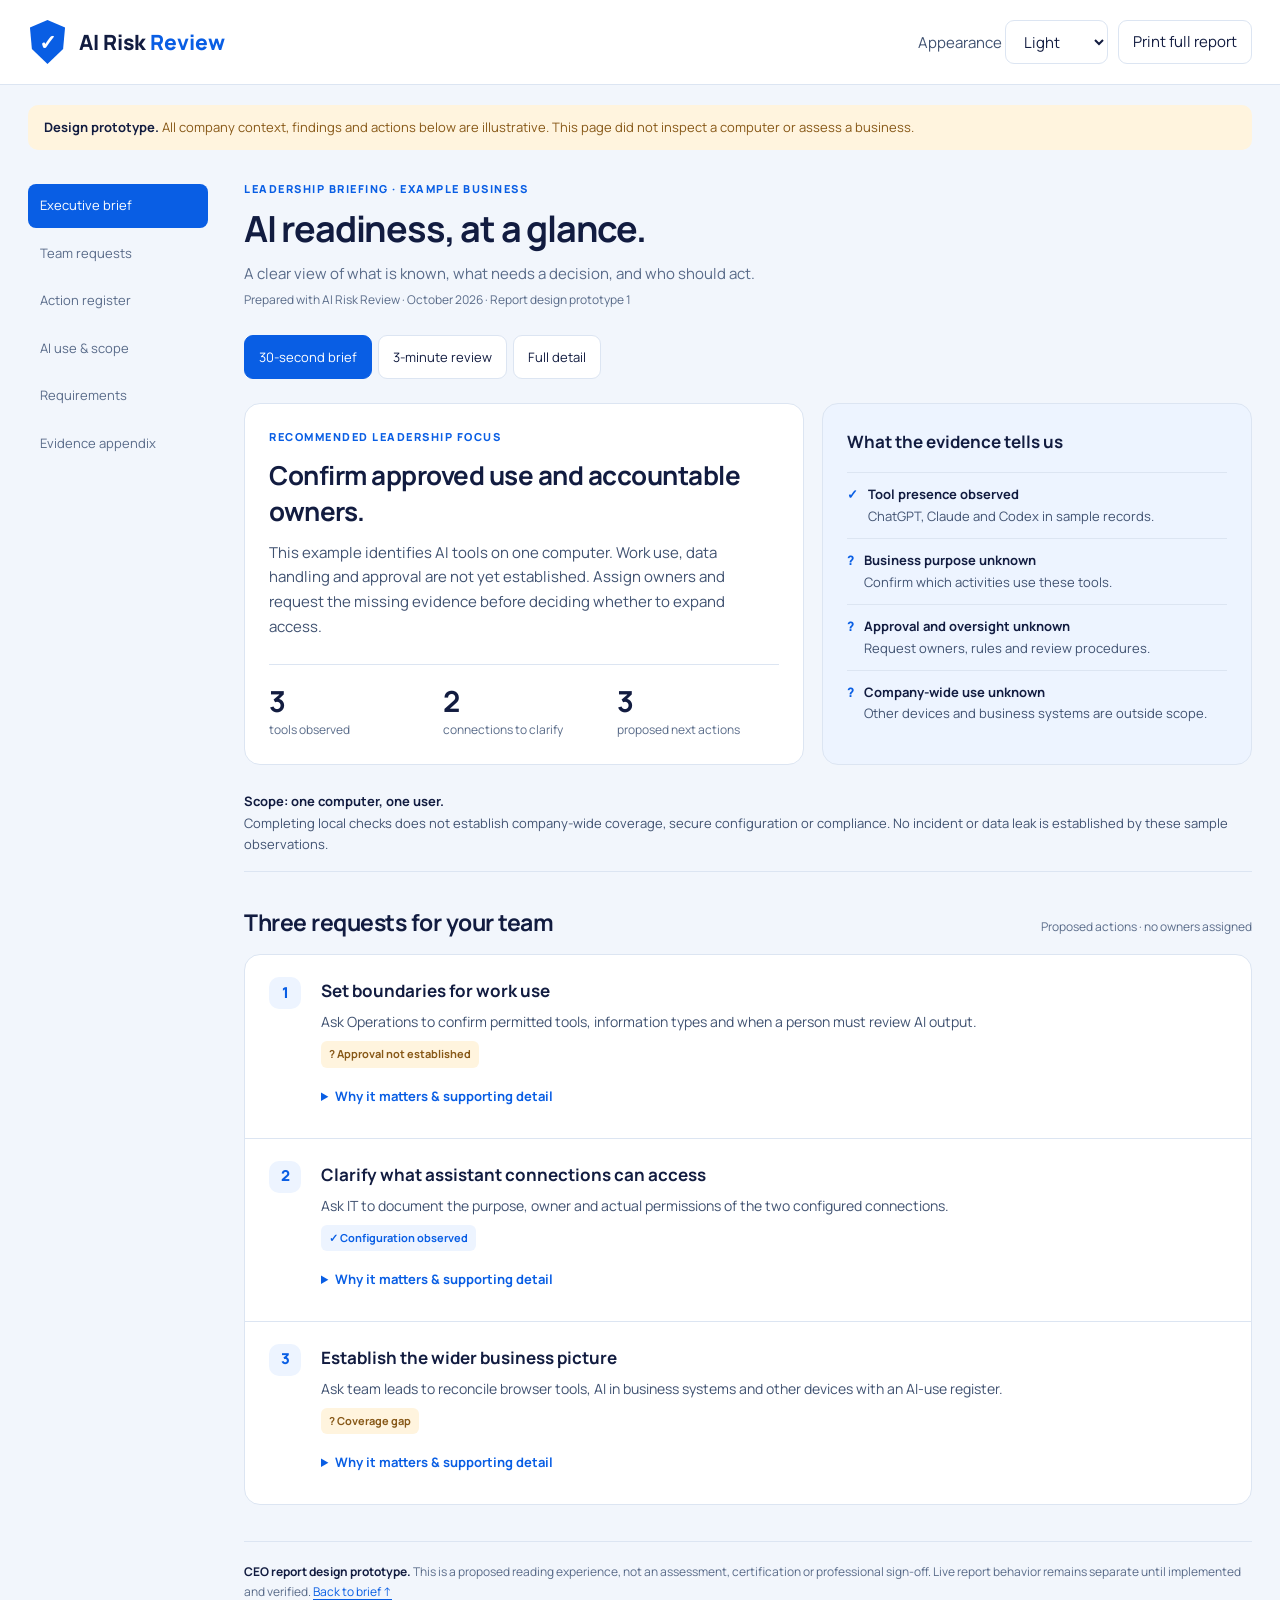
<file: docs/ceo-report-prototype.html>
<!doctype html>
<html lang="en"><head><meta charset="utf-8"><meta name="viewport" content="width=device-width,initial-scale=1"><title>AI Risk Review — CEO report prototype</title>
<style>
@font-face{font-family:Manrope;src:url([data-uri]) format('truetype');font-weight:200 800;font-display:swap}
:root{color-scheme:light;--bg:#f2f6fc;--paper:#fff;--ink:#121c40;--text:#405271;--muted:#596b89;--line:#dce5f2;--blue:#095ee4;--soft:#edf4ff;--amber:#875817;--amberbg:#fff4de}
[data-theme=dark]{color-scheme:dark;--bg:#0b1425;--paper:#152238;--ink:#edf3ff;--text:#c6d5ec;--muted:#a3b5d0;--line:#2b3d58;--blue:#8bb6ff;--soft:#1d3253;--amber:#f1ca81;--amberbg:#3c2f1b}
*{box-sizing:border-box}html{scroll-behavior:smooth;scroll-padding-top:24px}body{margin:0;background:var(--bg);color:var(--text);font:15px/1.65 Manrope,'Segoe UI',sans-serif}a{color:var(--blue);text-underline-offset:3px}button,select{font:inherit;color:var(--ink);background:var(--paper);border:1px solid var(--line);border-radius:9px;min-height:44px;padding:8px 14px;cursor:pointer}button:focus-visible,select:focus-visible,a:focus-visible,summary:focus-visible{outline:3px solid var(--blue);outline-offset:4px}button:hover{background:var(--soft)}h1,h2,h3,strong{color:var(--ink)}h1{font-size:36px;line-height:1.2;letter-spacing:-1.2px;margin:8px 0 12px}h2{font-size:23px;line-height:1.3;letter-spacing:-.5px;margin:0 0 12px}h3{font-size:17px;margin:0 0 8px}p{margin:0 0 14px}small,.small{font-size:12px;color:var(--muted)}.top{background:var(--paper);border-bottom:1px solid var(--line)}.top-inner{max-width:1280px;margin:auto;padding:20px 28px;display:flex;align-items:center;justify-content:space-between;gap:20px}.brand{display:flex;gap:12px;align-items:center;font-size:21px;font-weight:800;color:var(--ink)}.mark{display:grid;place-items:center;width:39px;height:44px;background:#095ee4;color:white;clip-path:polygon(50% 0,95% 17%,90% 66%,50% 100%,10% 66%,5% 17%)}.brand span:last-child{color:var(--blue)}.controls{display:flex;gap:10px;align-items:center}.notice{max-width:1224px;margin:20px auto 0;padding:12px 16px;background:var(--amberbg);color:var(--amber);border-radius:10px;font-size:13px}.layout{max-width:1280px;margin:auto;display:grid;grid-template-columns:180px minmax(0,1fr);gap:36px;padding:30px 28px 60px}.side{position:sticky;top:24px;align-self:start}.side a{display:block;padding:11px 12px;border-radius:8px;text-decoration:none;color:var(--muted);font-size:13px;margin:4px 0}.side a:hover{background:var(--soft);color:var(--blue)}.side .active{background:var(--blue);color:var(--paper)}main{min-width:0}.eyebrow{text-transform:uppercase;letter-spacing:1.5px;font-size:11px;font-weight:800;color:var(--blue)}.intro{color:var(--muted);margin-bottom:22px}.depth{display:flex;gap:6px;flex-wrap:wrap;margin:24px 0}.depth button{font-size:13px}.depth button[aria-pressed=true]{background:var(--blue);border-color:var(--blue);color:var(--paper)}.executive{display:grid;grid-template-columns:1.3fr 1fr;gap:18px}.panel{border:1px solid var(--line);background:var(--paper);border-radius:16px;padding:24px}.tint{background:var(--soft)}.verdict{font-size:26px;line-height:1.35;margin:12px 0}.stats{display:grid;grid-template-columns:repeat(3,1fr);gap:12px;border-top:1px solid var(--line);padding-top:18px;margin-top:24px}.stat strong{font-size:29px;display:block;line-height:1.3}.stat span{font-size:12px;color:var(--muted);display:block}.facts{list-style:none;padding:0;margin:16px 0 0}.facts li{display:flex;gap:10px;border-top:1px solid var(--line);padding:11px 0;font-size:13px}.facts li:last-child{padding-bottom:0}.facts strong{display:block}.icon{color:var(--blue);font-weight:800}.scope{padding:16px 0;margin:10px 0 24px;border-bottom:1px solid var(--line);font-size:13px}.scope strong{display:block}.section{margin-top:36px;scroll-margin-top:24px}.section-head{display:flex;justify-content:space-between;gap:16px;align-items:baseline;margin-bottom:16px}.section-head h2{margin:0}.badge{display:inline-flex;align-items:center;gap:6px;font-size:11px;border-radius:6px;background:var(--amberbg);color:var(--amber);padding:4px 8px;font-weight:700}.badge.observed{background:var(--soft);color:var(--blue)}.requests{border:1px solid var(--line);border-radius:16px;background:var(--paper);overflow:hidden}.request{display:grid;grid-template-columns:36px minmax(0,1fr);gap:16px;padding:22px 24px;border-bottom:1px solid var(--line)}.request:last-child{border:0}.number{width:32px;height:32px;display:grid;place-items:center;border-radius:10px;background:var(--soft);color:var(--blue);font-weight:800}.request p{font-size:14px;margin-bottom:8px}.request h3{margin-bottom:5px}details{margin-top:12px;font-size:13px}summary{cursor:pointer;color:var(--blue);font-weight:700;min-height:36px;padding:6px 0}details dl{margin:12px 0;display:grid;grid-template-columns:130px minmax(0,1fr);gap:10px 16px}dt{font-weight:800;color:var(--ink)}dd{margin:0}table{width:100%;border-collapse:collapse;font-size:13px;text-align:left}th,td{padding:15px 16px;border-bottom:1px solid var(--line);vertical-align:top}th{background:var(--soft);color:var(--ink);font-size:12px}td strong{display:block}tr:last-child td{border-bottom:0}.table-wrap{overflow:auto;border:1px solid var(--line);border-radius:14px;background:var(--paper)}.table-wrap table{min-width:610px}.footnote{margin:12px 0;font-size:12px;color:var(--muted)}.flow{display:grid;grid-template-columns:1fr 26px 1fr 26px 1fr;align-items:center;gap:8px;margin:20px 0}.flow-node{border:1px solid var(--line);border-radius:12px;padding:18px;background:var(--paper);height:100%}.flow-node strong{display:block}.flow-node p{font-size:12px;margin:8px 0 0}.arrow{text-align:center;font-size:22px;color:var(--blue)}.requirement{display:grid;grid-template-columns:180px minmax(0,1fr);gap:18px;padding:16px 0;border-top:1px solid var(--line);font-size:13px}.evidence{display:grid;grid-template-columns:65px minmax(0,1fr);gap:16px;padding:18px 0;border-bottom:1px solid var(--line);font-size:13px}.evidence h3{font-size:15px}.evidence p{margin:0}.ref{font-weight:800;color:var(--blue)}blockquote{margin:16px 0;padding:12px 18px;border-left:3px solid var(--blue);background:var(--soft);color:var(--ink)}.footer{border-top:1px solid var(--line);margin-top:36px;padding-top:20px;font-size:12px;color:var(--muted)}.hidden-status{position:absolute;width:1px;height:1px;overflow:hidden;clip-path:inset(50%)}body[data-view=brief] .level-overview,body[data-view=brief] .level-detail,body[data-view=overview] .level-detail{display:none}
@media(max-width:950px){.layout{grid-template-columns:145px minmax(0,1fr);gap:22px}.executive{grid-template-columns:1fr}.notice{margin:16px 28px 0}}
@media(max-width:760px){h1{font-size:30px}.top-inner{padding:16px 20px;flex-wrap:wrap}.controls{width:100%;justify-content:space-between;font-size:12px}.layout{display:block;padding:12px 20px 40px}.notice{margin:16px 20px 0}.side{position:static;display:flex;overflow-x:auto;gap:6px;margin:0 -20px 24px;padding:0 20px}.side a{white-space:nowrap}.panel{padding:20px}.verdict{font-size:24px}.section-head{display:block}.section-head .small{display:block;margin-top:8px}.request{padding:20px 16px;gap:10px;grid-template-columns:30px minmax(0,1fr)}.number{width:28px;height:28px}.stats{gap:8px}.stat strong{font-size:26px}details dl{grid-template-columns:1fr;gap:4px}dd{margin-bottom:8px}.flow{grid-template-columns:1fr}.arrow{transform:rotate(90deg)}.requirement{grid-template-columns:1fr;gap:6px}.evidence{grid-template-columns:45px minmax(0,1fr)}}
@media(prefers-reduced-motion:reduce){html{scroll-behavior:auto}}
@media print{@page{size:A4;margin:15mm}:root,[data-theme=dark]{color-scheme:light;--bg:#fff;--paper:#fff;--ink:#121c40;--text:#405271;--muted:#596b89;--line:#dce5f2;--blue:#095ee4;--soft:#edf4ff;--amber:#875817;--amberbg:#fff4de}body{font-size:10pt;background:white}.controls,.side,.depth{display:none}.top-inner{padding:0 0 14px}.notice{margin:12px 0}.layout{display:block;padding:16px 0}.executive{grid-template-columns:1.3fr 1fr}.panel{padding:16px}.section{margin-top:24px}h1{font-size:25pt}h2{font-size:17pt}h3,summary{break-after:avoid}body[data-view] .level-overview,body[data-view] .level-detail{display:block}.request,.evidence,.flow-node,tr{break-inside:avoid}.table-wrap{overflow:visible}.table-wrap table{min-width:0}th,td{padding:10px}.print-break{break-before:page}a{color:inherit}.footer a{display:none}*{-webkit-print-color-adjust:exact;print-color-adjust:exact}}
</style></head><body data-view="brief">
<header class="top"><div class="top-inner"><div class="brand"><span class="mark" aria-hidden="true">✓</span><div>AI Risk <span>Review</span></div></div><div class="controls"><label for="appearance">Appearance <select id="appearance"><option value="light">Light</option><option value="dark">Dark</option><option value="system">System</option></select></label><button id="print">Print full report</button></div></div></header>
<div class="notice"><strong>Design prototype.</strong> All company context, findings and actions below are illustrative. This page did not inspect a computer or assess a business.</div>
<div class="layout"><nav class="side" aria-label="Report sections"><a class="active" href="#brief">Executive brief</a><a href="#decisions">Team requests</a><a href="#actions" data-reveal="overview">Action register</a><a href="#uses" data-reveal="overview">AI use & scope</a><a href="#requirements" data-reveal="overview">Requirements</a><a href="#evidence" data-reveal="detail">Evidence appendix</a></nav>
<main><section id="brief"><div class="eyebrow">Leadership briefing · Example business</div><h1>AI readiness, at a glance.</h1><p class="intro">A clear view of what is known, what needs a decision, and who should act.<br><small>Prepared with AI Risk Review · October 2026 · Report design prototype 1</small></p>
<div class="depth" role="group" aria-label="Reading depth"><button data-view="brief" aria-pressed="true">30-second brief</button><button data-view="overview" aria-pressed="false">3-minute review</button><button data-view="detail" aria-pressed="false">Full detail</button></div><div id="announcement" class="hidden-status" role="status"></div>
<div class="executive"><div class="panel"><div class="eyebrow">Recommended leadership focus</div><h2 class="verdict">Confirm approved use and accountable owners.</h2><p>This example identifies AI tools on one computer. Work use, data handling and approval are not yet established. Assign owners and request the missing evidence before deciding whether to expand access.</p><div class="stats"><div class="stat"><strong>3</strong><span>tools observed</span></div><div class="stat"><strong>2</strong><span>connections to clarify</span></div><div class="stat"><strong>3</strong><span>proposed next actions</span></div></div></div>
<div class="panel tint"><h3>What the evidence tells us</h3><ul class="facts"><li><span class="icon" aria-hidden="true">✓</span><div><strong>Tool presence observed</strong>ChatGPT, Claude and Codex in sample records.</div></li><li><span class="icon" aria-hidden="true">?</span><div><strong>Business purpose unknown</strong>Confirm which activities use these tools.</div></li><li><span class="icon" aria-hidden="true">?</span><div><strong>Approval and oversight unknown</strong>Request owners, rules and review procedures.</div></li><li><span class="icon" aria-hidden="true">?</span><div><strong>Company-wide use unknown</strong>Other devices and business systems are outside scope.</div></li></ul></div></div>
<div class="scope"><strong>Scope: one computer, one user.</strong>Completing local checks does not establish company-wide coverage, secure configuration or compliance. No incident or data leak is established by these sample observations.</div></section>
<section id="decisions" class="section"><div class="section-head"><h2>Three requests for your team</h2><span class="small">Proposed actions · no owners assigned</span></div><div class="requests">
<article class="request"><div class="number">1</div><div><h3>Set boundaries for work use</h3><p>Ask Operations to confirm permitted tools, information types and when a person must review AI output.</p><span class="badge">? Approval not established</span><details><summary>Why it matters & supporting detail</summary><dl><dt>Business concern</dt><dd>Without clear rules, people may handle information differently. Inappropriate use has not been established.</dd><dt>Decision needed</dt><dd>Name an accountable owner to confirm existing rules or propose an AI-use policy.</dd><dt>Evidence basis</dt><dd>Tool presence <a href="#ev1" data-reveal="detail">E01</a>; missing business context <a href="#ev5" data-reveal="detail">E05</a>.</dd><dt>Completion evidence</dt><dd>A dated approval decision, permitted-use guide and evidence that relevant people received it.</dd></dl></details></div></article>
<article class="request"><div class="number">2</div><div><h3>Clarify what assistant connections can access</h3><p>Ask IT to document the purpose, owner and actual permissions of the two configured connections.</p><span class="badge observed">✓ Configuration observed</span><details><summary>Why it matters & supporting detail</summary><dl><dt>Business concern</dt><dd>Connections can extend an assistant's access. A configuration entry alone does not prove that a connection is active or unsafe.</dd><dt>Decision needed</dt><dd>Approve, restrict or remove connections after an owner verifies their purpose and permissions.</dd><dt>Evidence basis</dt><dd>Sample remote and local configuration records <a href="#ev2" data-reveal="detail">E02</a>–<a href="#ev3" data-reveal="detail">E03</a>.</dd><dt>Completion evidence</dt><dd>An owner-reviewed register showing purpose, permissions, approval and review date.</dd></dl></details></div></article>
<article class="request"><div class="number">3</div><div><h3>Establish the wider business picture</h3><p>Ask team leads to reconcile browser tools, AI in business systems and other devices with an AI-use register.</p><span class="badge">? Coverage gap</span><details><summary>Why it matters & supporting detail</summary><dl><dt>Business concern</dt><dd>One computer cannot establish which AI activities exist across an organization.</dd><dt>Decision needed</dt><dd>Assign an executive sponsor and define the teams, systems and activities included in the next review.</dd><dt>Evidence basis</dt><dd>Collection boundary <a href="#ev6" data-reveal="detail">E06</a>.</dd><dt>Completion evidence</dt><dd>A reconciled use register containing purpose, owner, information types, approval and review date.</dd></dl></details></div></article>
</div></section>
<section id="actions" class="section level-overview"><div class="section-head"><h2>From findings to ownership</h2><span class="small">Action register · illustrative</span></div><div class="table-wrap"><table><thead><tr><th>Action</th><th>Proposed owner</th><th>Suggested timing</th><th>What closes it</th></tr></thead><tbody><tr><td><strong>Confirm permitted work use</strong>Owner needed</td><td>Operations<br><small>CEO to assign</small></td><td>Start this week</td><td>Approved rules and a documented data-handling decision.</td></tr><tr><td><strong>Review two connections</strong>Owner needed</td><td>IT / security<br><small>CEO to assign</small></td><td>Before expanding connection access</td><td>Verified purpose, permissions, owner and approval.</td></tr><tr><td><strong>Reconcile wider AI use</strong>Scope needed</td><td>Team leads<br><small>Executive sponsor coordinates</small></td><td>Next review cycle</td><td>AI-use register reconciled against agreed scope.</td></tr></tbody></table></div><p class="footnote">Timing is a proposed management sequence, not a legal deadline. Owners must estimate effort and cost. This prototype assigns no tasks and sends no messages.</p></section>
<section id="uses" class="section level-overview"><h2>Where AI fits in the business</h2><p>Illustrative workflow. The actual information flow still needs confirmation.</p><div class="flow" aria-label="Input information unknown; three AI tools and two connection configurations observed; human review unknown"><div class="flow-node"><strong>1. Information in</strong><span class="badge">? Not established</span><p>Data types, sensitivity and destinations need confirmation.</p></div><div class="arrow" aria-hidden="true">→</div><div class="flow-node"><strong>2. AI tools & connections</strong><span class="badge observed">✓ Presence observed</span><p>Three tool identities and two connection configurations.</p></div><div class="arrow" aria-hidden="true">→</div><div class="flow-node"><strong>3. Output & human review</strong><span class="badge">? Not established</span><p>Who checks outputs and which decisions depend on them?</p></div></div><div class="table-wrap"><table><thead><tr><th>Tool</th><th>Business purpose</th><th>Approval / owner</th><th>Evidence</th></tr></thead><tbody><tr><td><strong>ChatGPT</strong></td><td>Not established</td><td>Confirm with business owner</td><td><a href="#ev1" data-reveal="detail">Sample presence record</a></td></tr><tr><td><strong>Claude</strong></td><td>Not established</td><td>Confirm with business owner</td><td><a href="#ev1" data-reveal="detail">Sample package record</a></td></tr><tr><td><strong>Codex</strong></td><td>Not established</td><td>Confirm with business owner</td><td><a href="#ev2" data-reveal="detail">Sample presence & configuration</a></td></tr></tbody></table></div></section>
<section id="requirements" class="section level-overview"><div class="section-head"><h2>Which requirements matter?</h2><span class="badge">? Applicability unresolved</span></div><div class="panel"><p>First confirm activities, affected jurisdictions, organizational roles and contracts. The report should then explain why a requirement may apply and which evidence supports the conclusion.</p><div class="requirement"><strong>Risk-management baseline</strong><div>NIST AI RMF can organize inventory, accountability and oversight work. A mapping is a reference aid; it does not establish compliance.</div></div><div class="requirement"><strong>U.S. laws and policies</strong><div>Context is needed before selecting applicable obligations. This prototype makes no legal applicability or current-law determination.</div></div></div></section>
<section id="evidence" class="section level-detail print-break"><div class="section-head"><h2>The evidence behind the brief</h2><span class="small">Sample appendix · no live collection</span></div><p><strong>Observed</strong> means present in a sample record. <strong>Not established</strong> means insufficient evidence. <strong>Candidate</strong> means a possible document match awaiting review.</p><div class="panel"><div id="ev1" class="evidence"><div class="ref">E01</div><div><h3>AI tool presence · observed in sample</h3><p>Illustrative package and process records identify ChatGPT, Claude and Codex. Presence does not establish work use, approval, active accounts or the authenticity of every matching process.</p></div></div><div id="ev2" class="evidence"><div class="ref">E02</div><div><h3>Remote connection declaration · observed in sample</h3><p>A sample configuration declares one HTTPS connection. Its identity, activity and effective permissions are unverified. An absent authentication field does not establish an unauthenticated service.</p></div></div><div id="ev3" class="evidence"><div class="ref">E03</div><div><h3>Local connection declaration · observed in sample</h3><p>A sample configuration declares one local command connection. Declaration does not prove execution. An undeclared tool list does not mean the connection has no capabilities.</p></div></div><div id="ev4" class="evidence"><div class="ref">E04</div><div><h3>Local listeners · observed in sample</h3><p>Loopback bindings are illustrative local observations. They do not establish authentication quality, secure configuration or every possible access path.</p></div></div><div id="ev5" class="evidence"><div class="ref">E05</div><div><h3>Business context and approval · not established</h3><p>No verified work purposes, approved-use decision or oversight procedures are supplied in this example. Missing evidence does not prove that these controls do not exist.</p></div></div><div id="ev6" class="evidence"><div class="ref">E06</div><div><h3>Review boundary · one computer and user</h3><p>Other employees, devices, browser accounts and AI embedded in business systems are outside this example's scope. Local completion cannot be interpreted as organization-wide coverage.</p></div></div><details><summary>How a document candidate would appear</summary><p><strong>Illustrative excerpt · not an actual company policy</strong></p><blockquote>Only approved AI tools may process client information.</blockquote><p>Example AI-use policy · paragraph 4 · Candidate C01</p><p>This authored sample demonstrates citation layout. A real reviewer must verify context, approval and implementation. A matching sentence never automatically passes a control.</p></details></div></section>
<section class="section level-detail"><h2>Methods, mappings & limits</h2><div class="panel"><details><summary>Collection methods and coverage limits</summary><p>This prototype collected nothing. In a real report, record enabled and skipped collectors, errors, collection time and scope. Read-only local discovery may combine package, process, listener and opt-in configuration observations; it cannot verify all business activities.</p></details><details><summary>Example crosswalk: how actions relate to NIST AI RMF</summary><p>Authored, partial reference mapping. It is not a complete framework assessment or certification.</p><div class="table-wrap"><table><thead><tr><th>Work</th><th>Reference</th><th>Evidence still needed</th></tr></thead><tbody><tr><td>Reconcile AI-use inventory</td><td>GOVERN 1.6</td><td>Business scope and maintained register.</td></tr><tr><td>Assign accountability</td><td>GOVERN 2.1</td><td>Named roles and approved responsibilities.</td></tr><tr><td>Define human oversight</td><td>GOVERN 3.2</td><td>Review procedures and evidence of operation.</td></tr></tbody></table></div></details><details><summary>Sharing and privacy</summary><p>Real appendices may contain sensitive local or business details. Review the actual export before sharing. This illustrative page contains no collected customer records, sends no messages and makes no external network requests.</p></details></div></section>
<footer class="footer"><strong>CEO report design prototype.</strong> This is a proposed reading experience, not an assessment, certification or professional sign-off. Live report behavior remains separate until implemented and verified. <a href="#brief">Back to brief ↑</a></footer></main></div>
<script>
const buttons=[...document.querySelectorAll('button[data-view]')];const levels=['brief','overview','detail'];function setView(view){document.body.dataset.view=view;buttons.forEach(b=>b.setAttribute('aria-pressed',String(b.dataset.view===view)));document.getElementById('announcement').textContent=buttons.find(b=>b.dataset.view===view).textContent+' selected.';}buttons.forEach(b=>b.addEventListener('click',()=>setView(b.dataset.view)));document.querySelectorAll('a[data-reveal]').forEach(a=>a.addEventListener('click',()=>{if(levels.indexOf(a.dataset.reveal)>levels.indexOf(document.body.dataset.view))setView(a.dataset.reveal);}));const appearance=document.getElementById('appearance');const system=matchMedia('(prefers-color-scheme: dark)');function theme(){document.documentElement.dataset.theme=appearance.value==='system'?(system.matches?'dark':'light'):appearance.value;}appearance.addEventListener('change',theme);system.addEventListener('change',theme);theme();let previous=[];addEventListener('beforeprint',()=>{previous=[...document.querySelectorAll('details')].map(d=>[d,d.open]);previous.forEach(([d])=>d.open=true);});addEventListener('afterprint',()=>previous.forEach(([d,open])=>d.open=open));document.getElementById('print').addEventListener('click',()=>window.print());
</script></body></html>
</file>
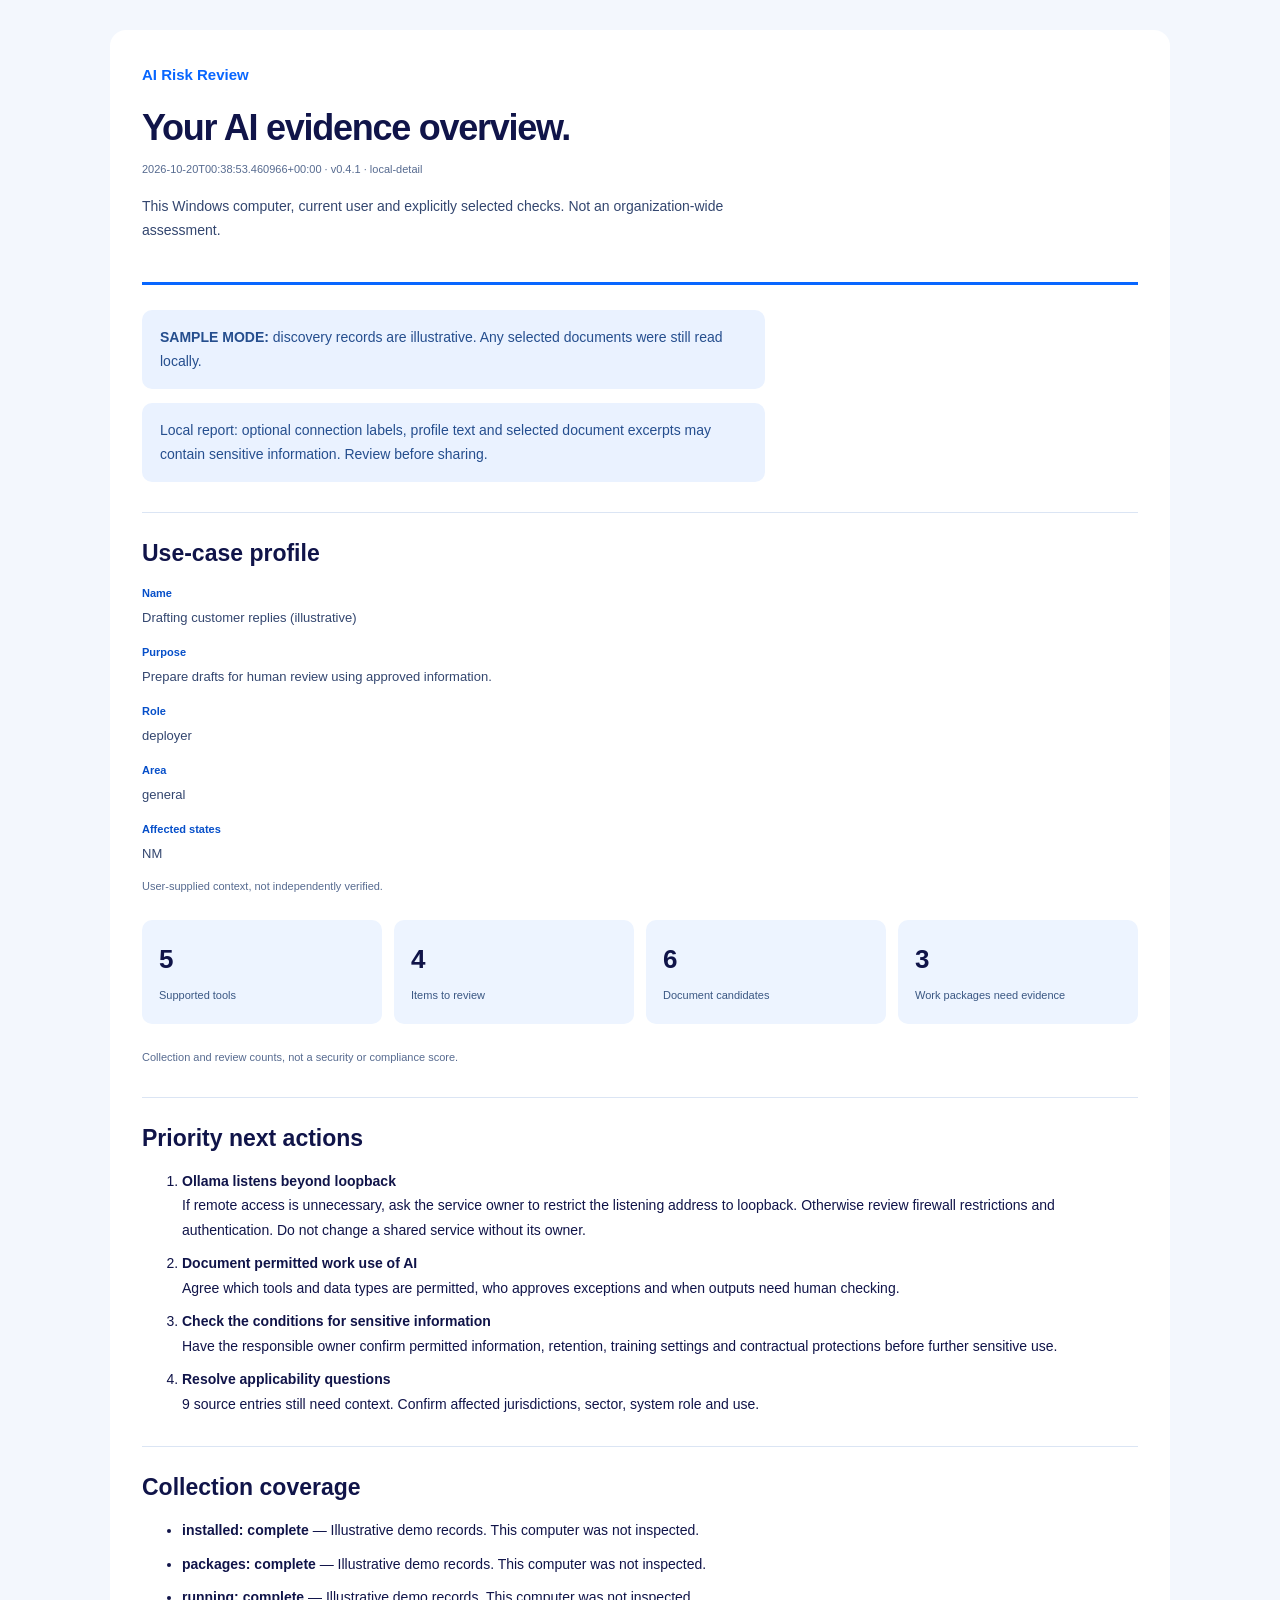
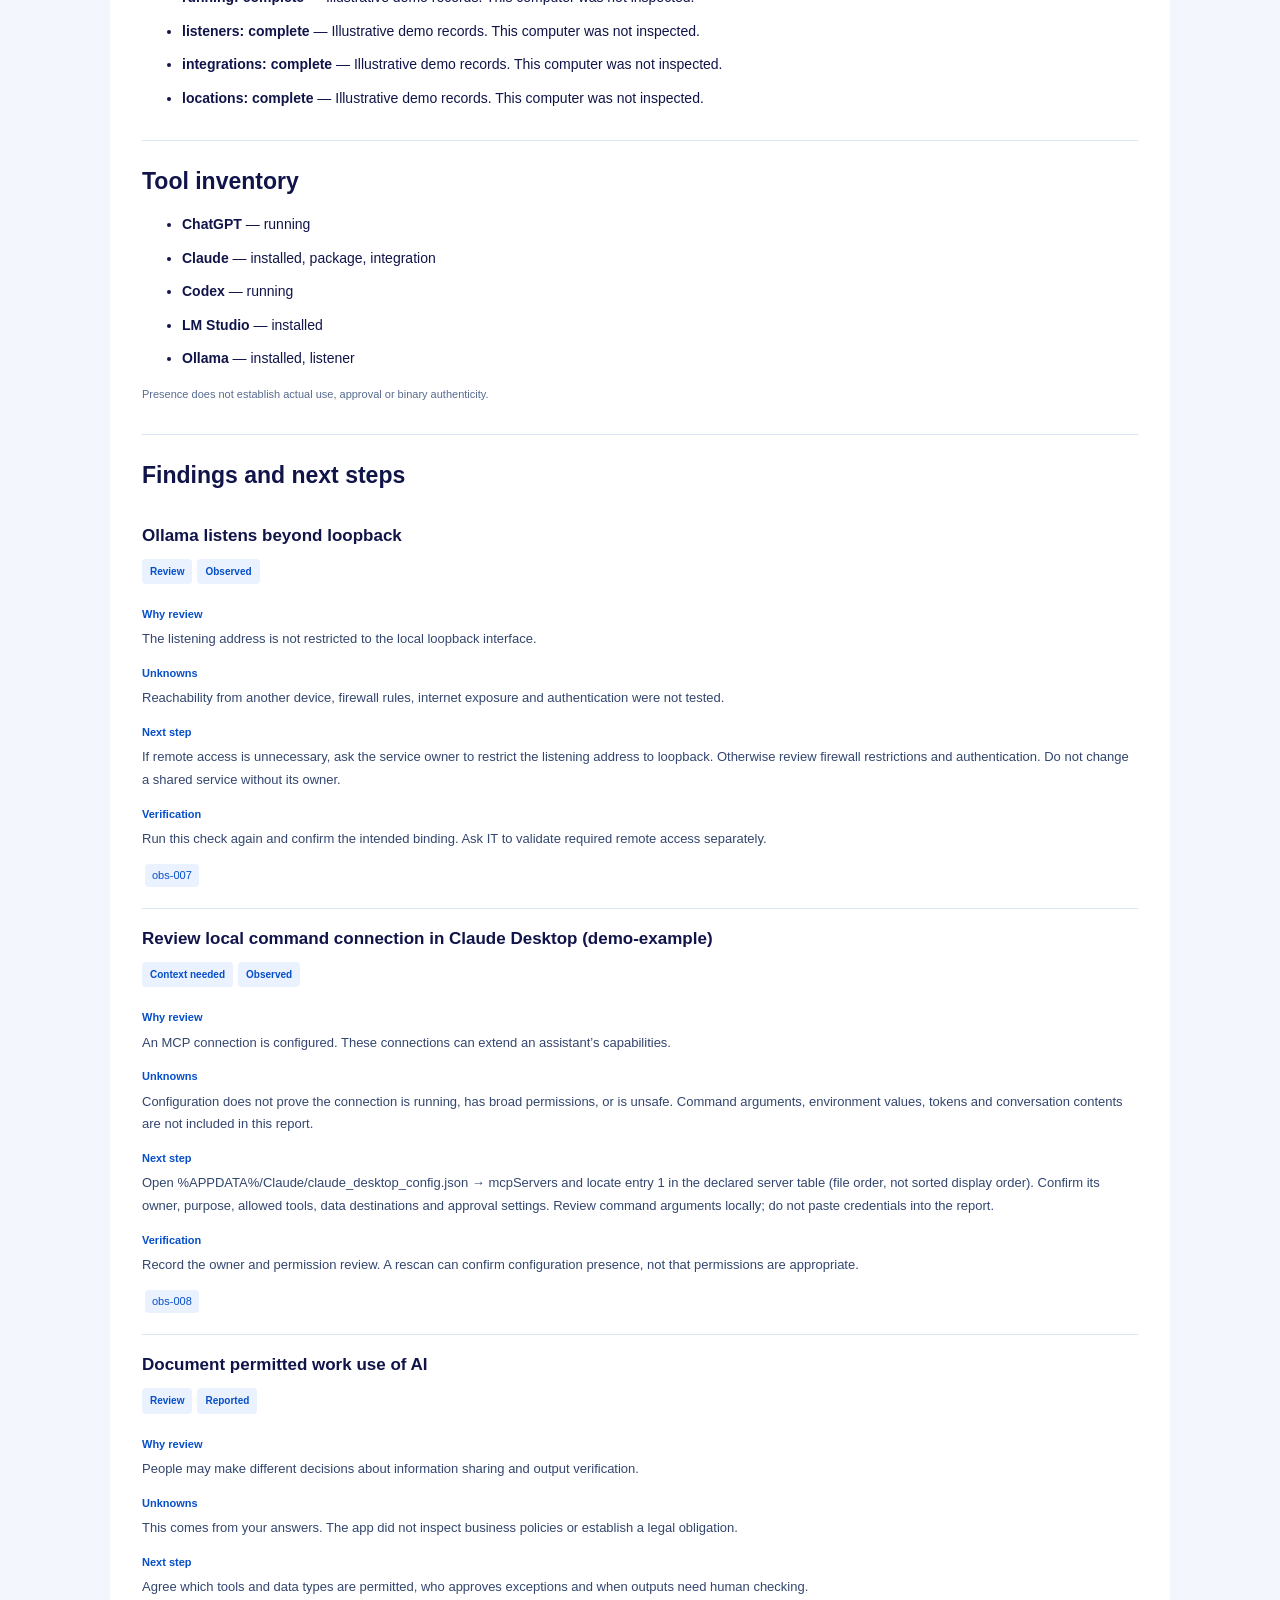
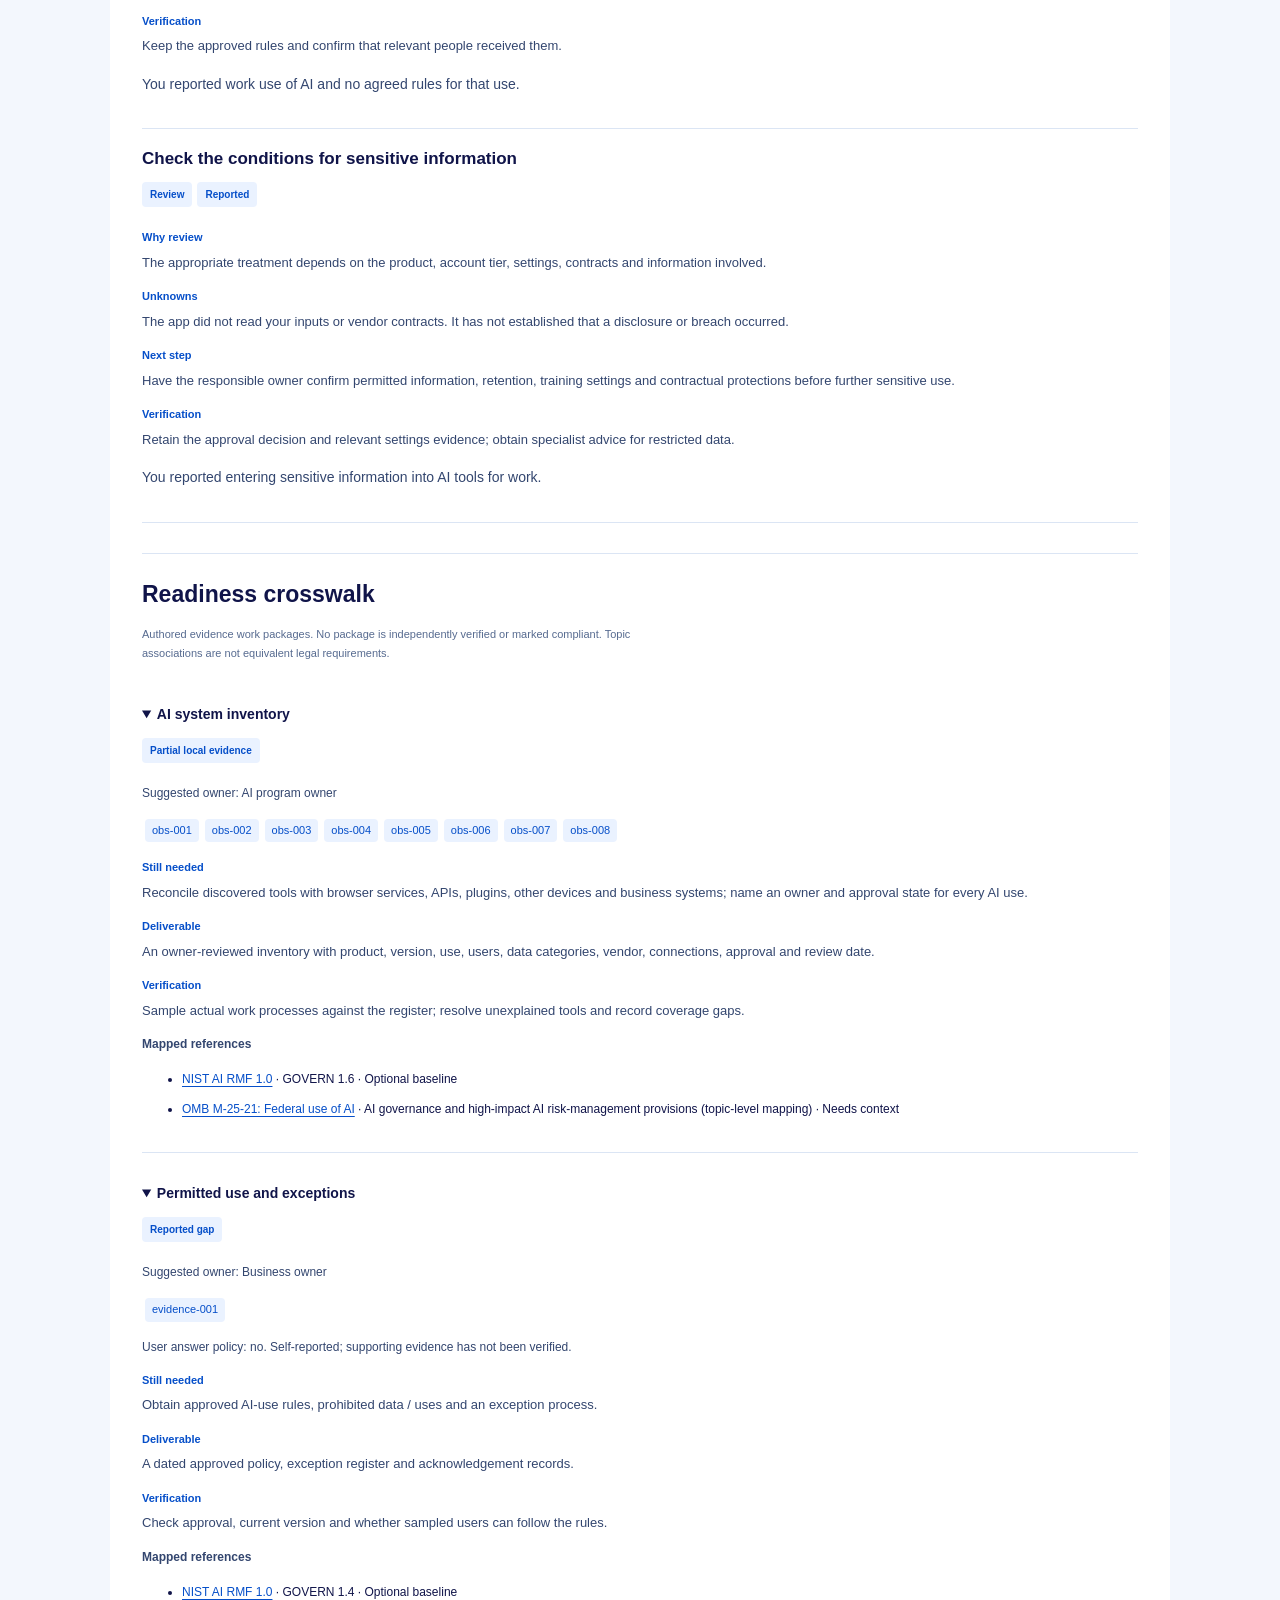
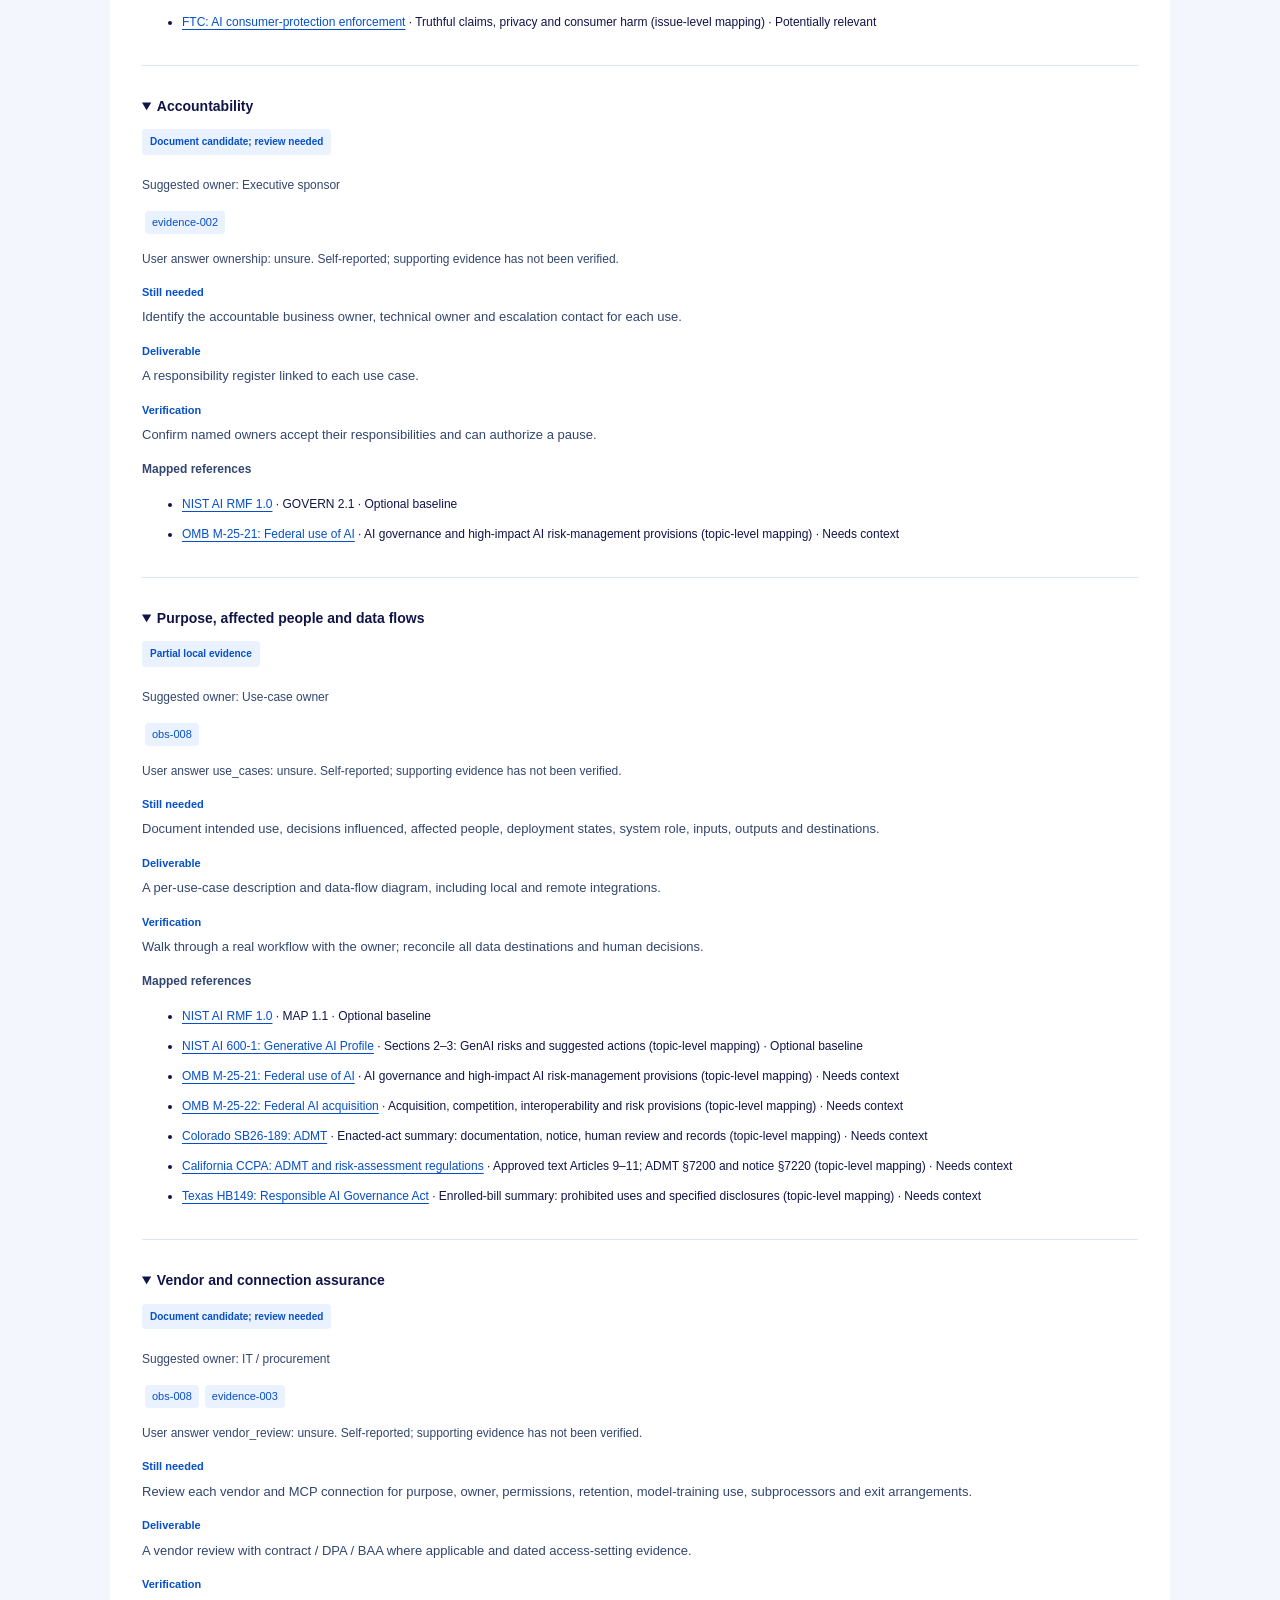
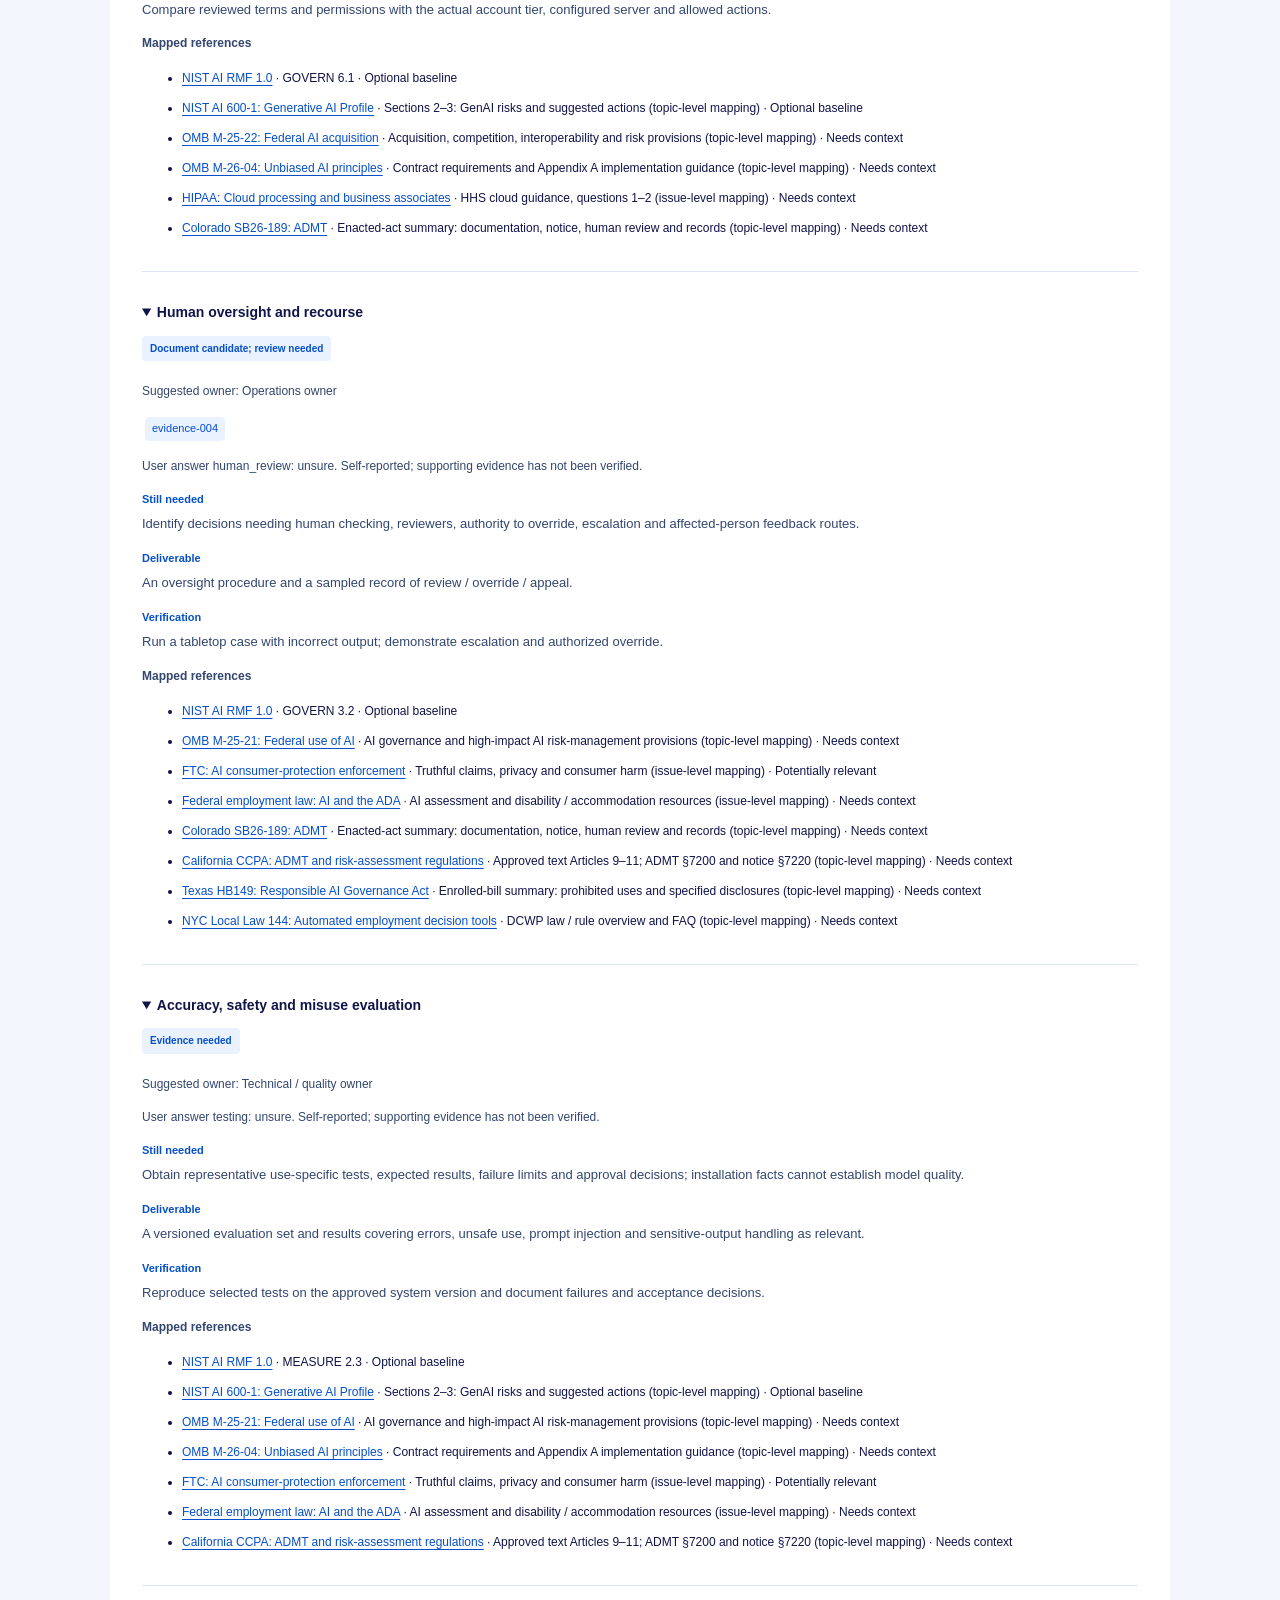
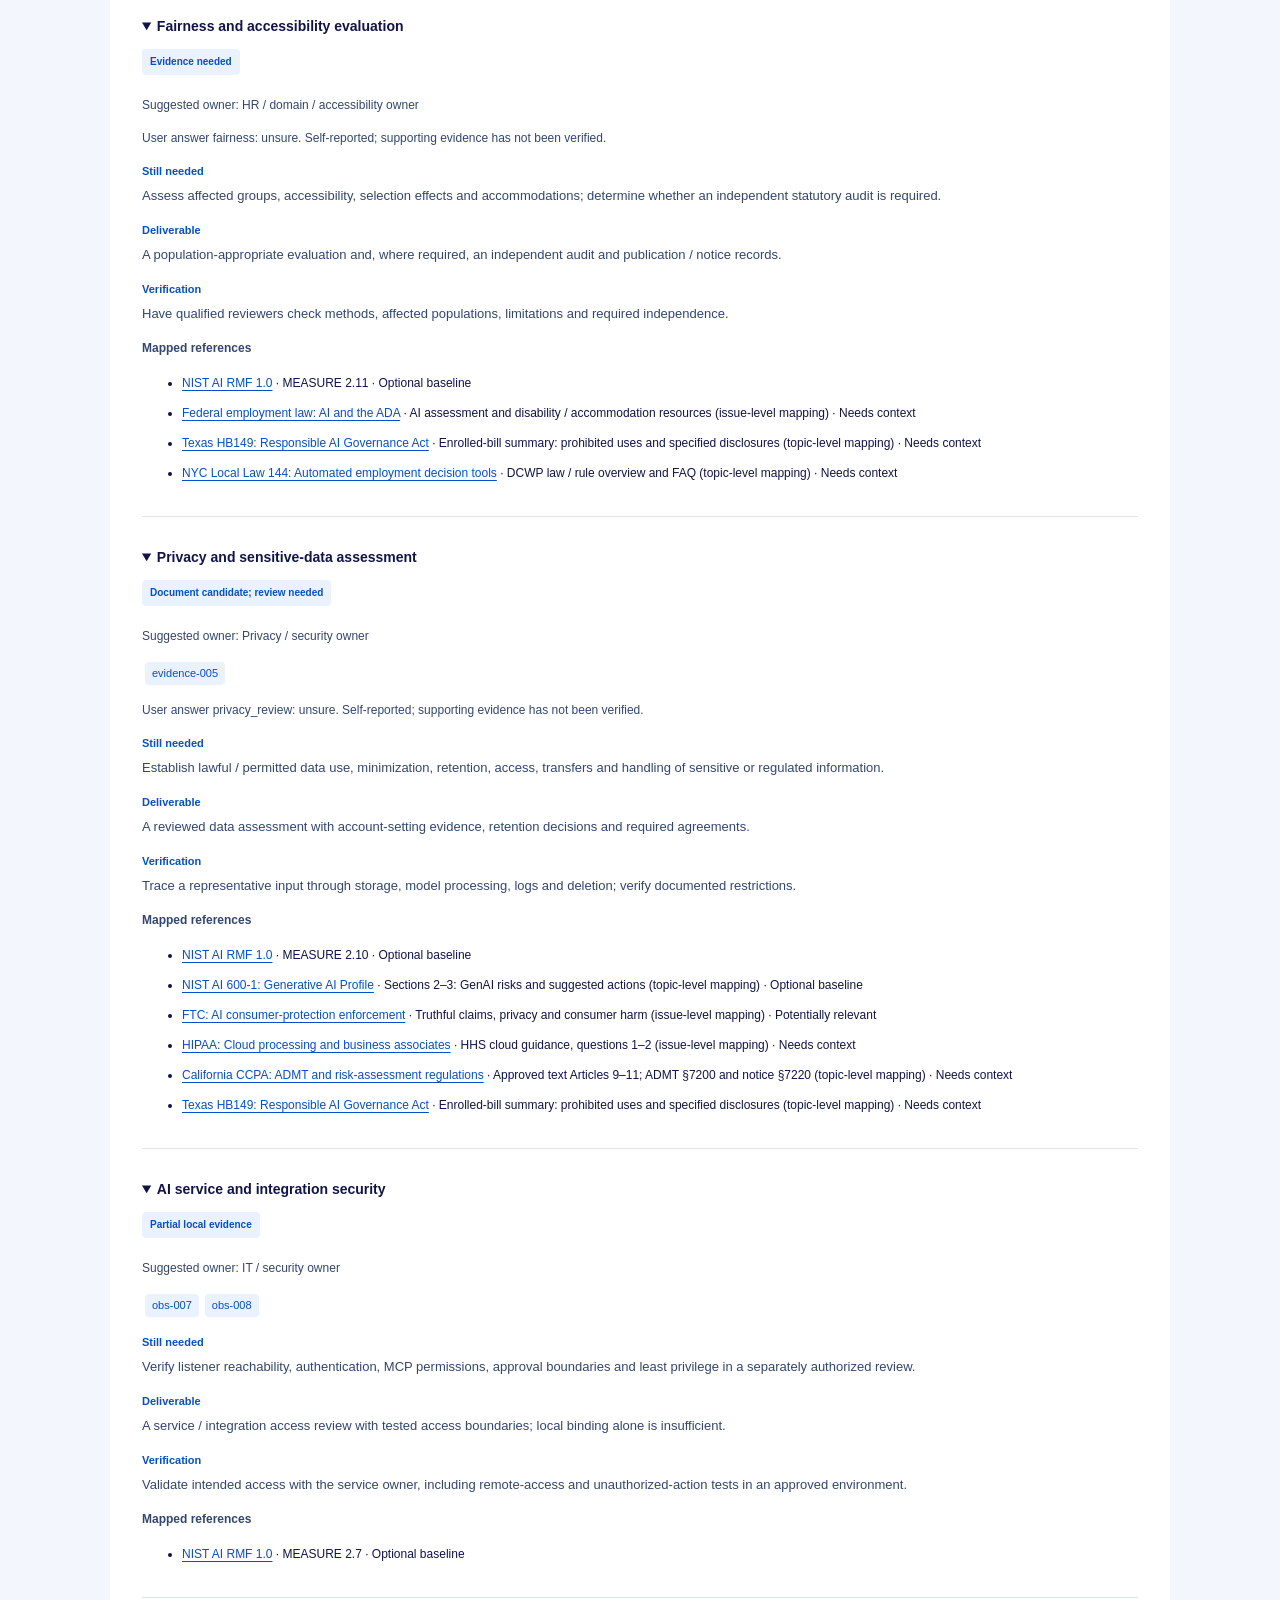
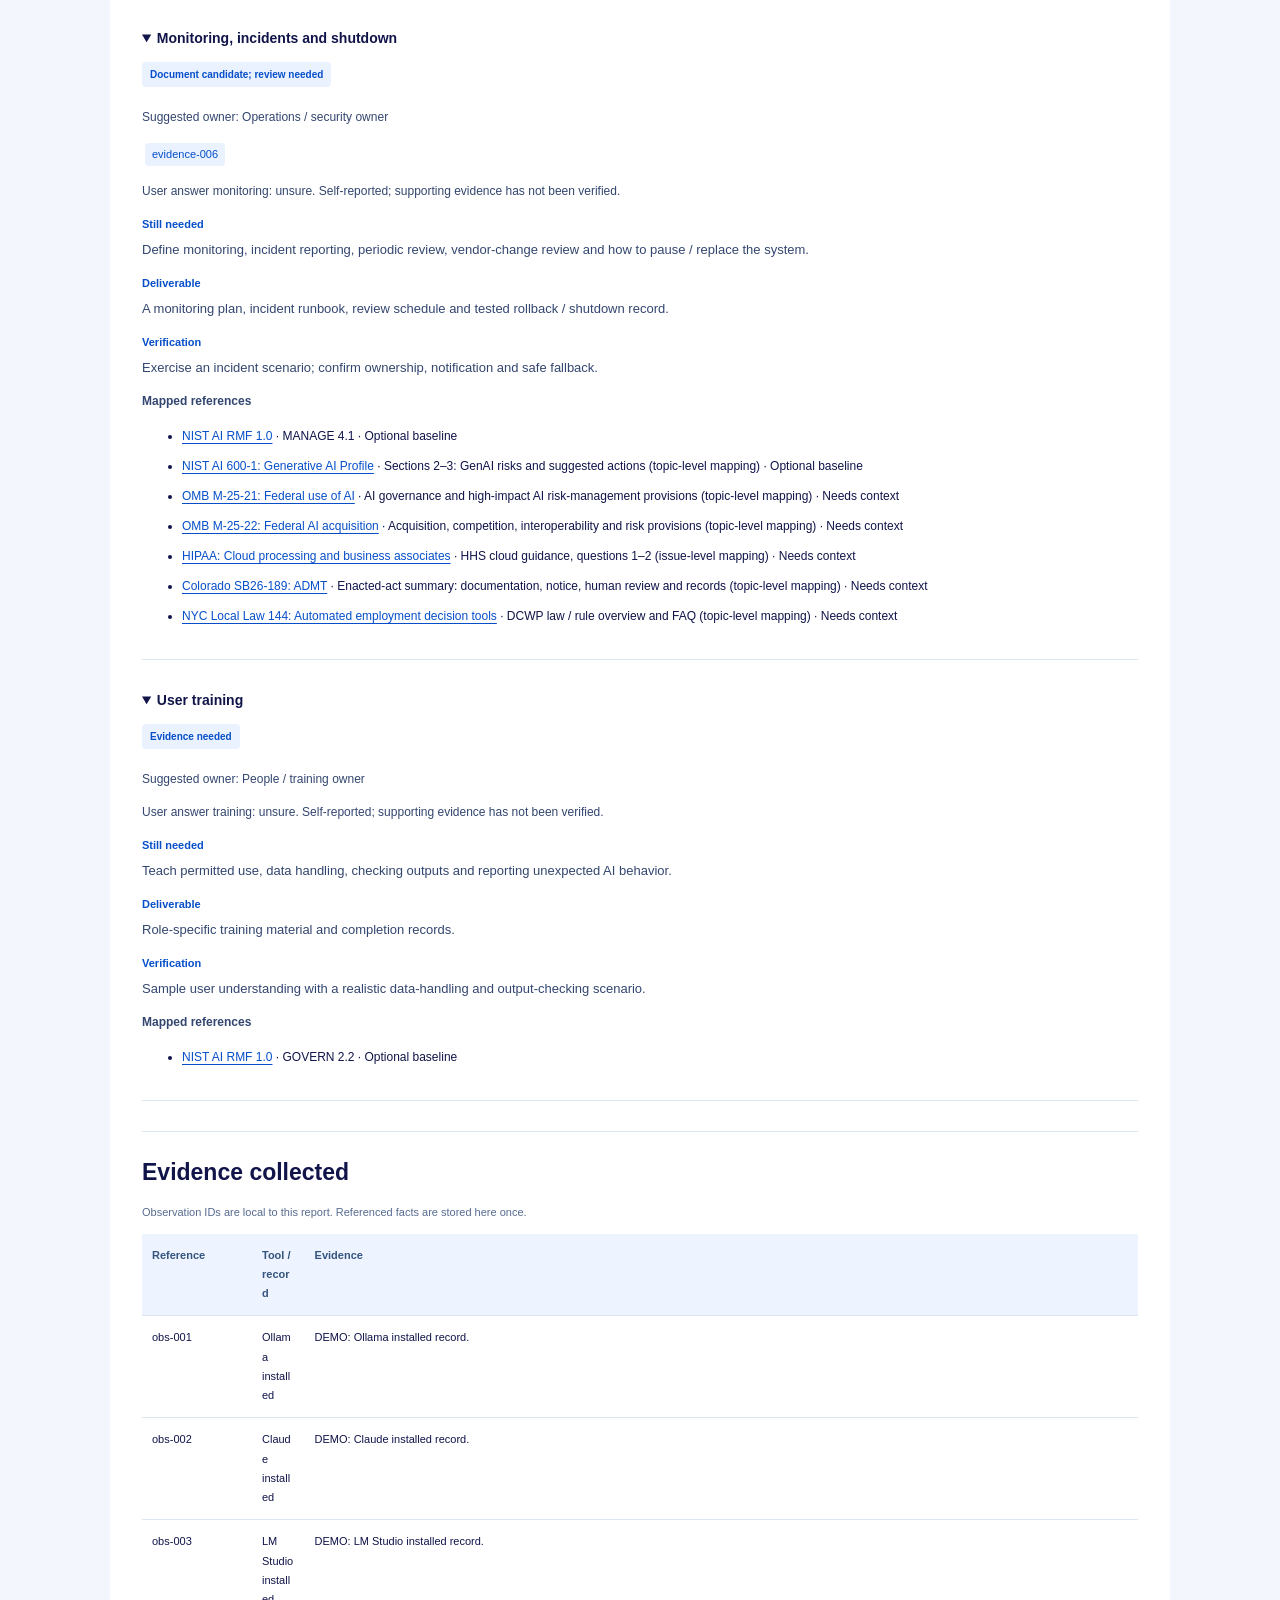
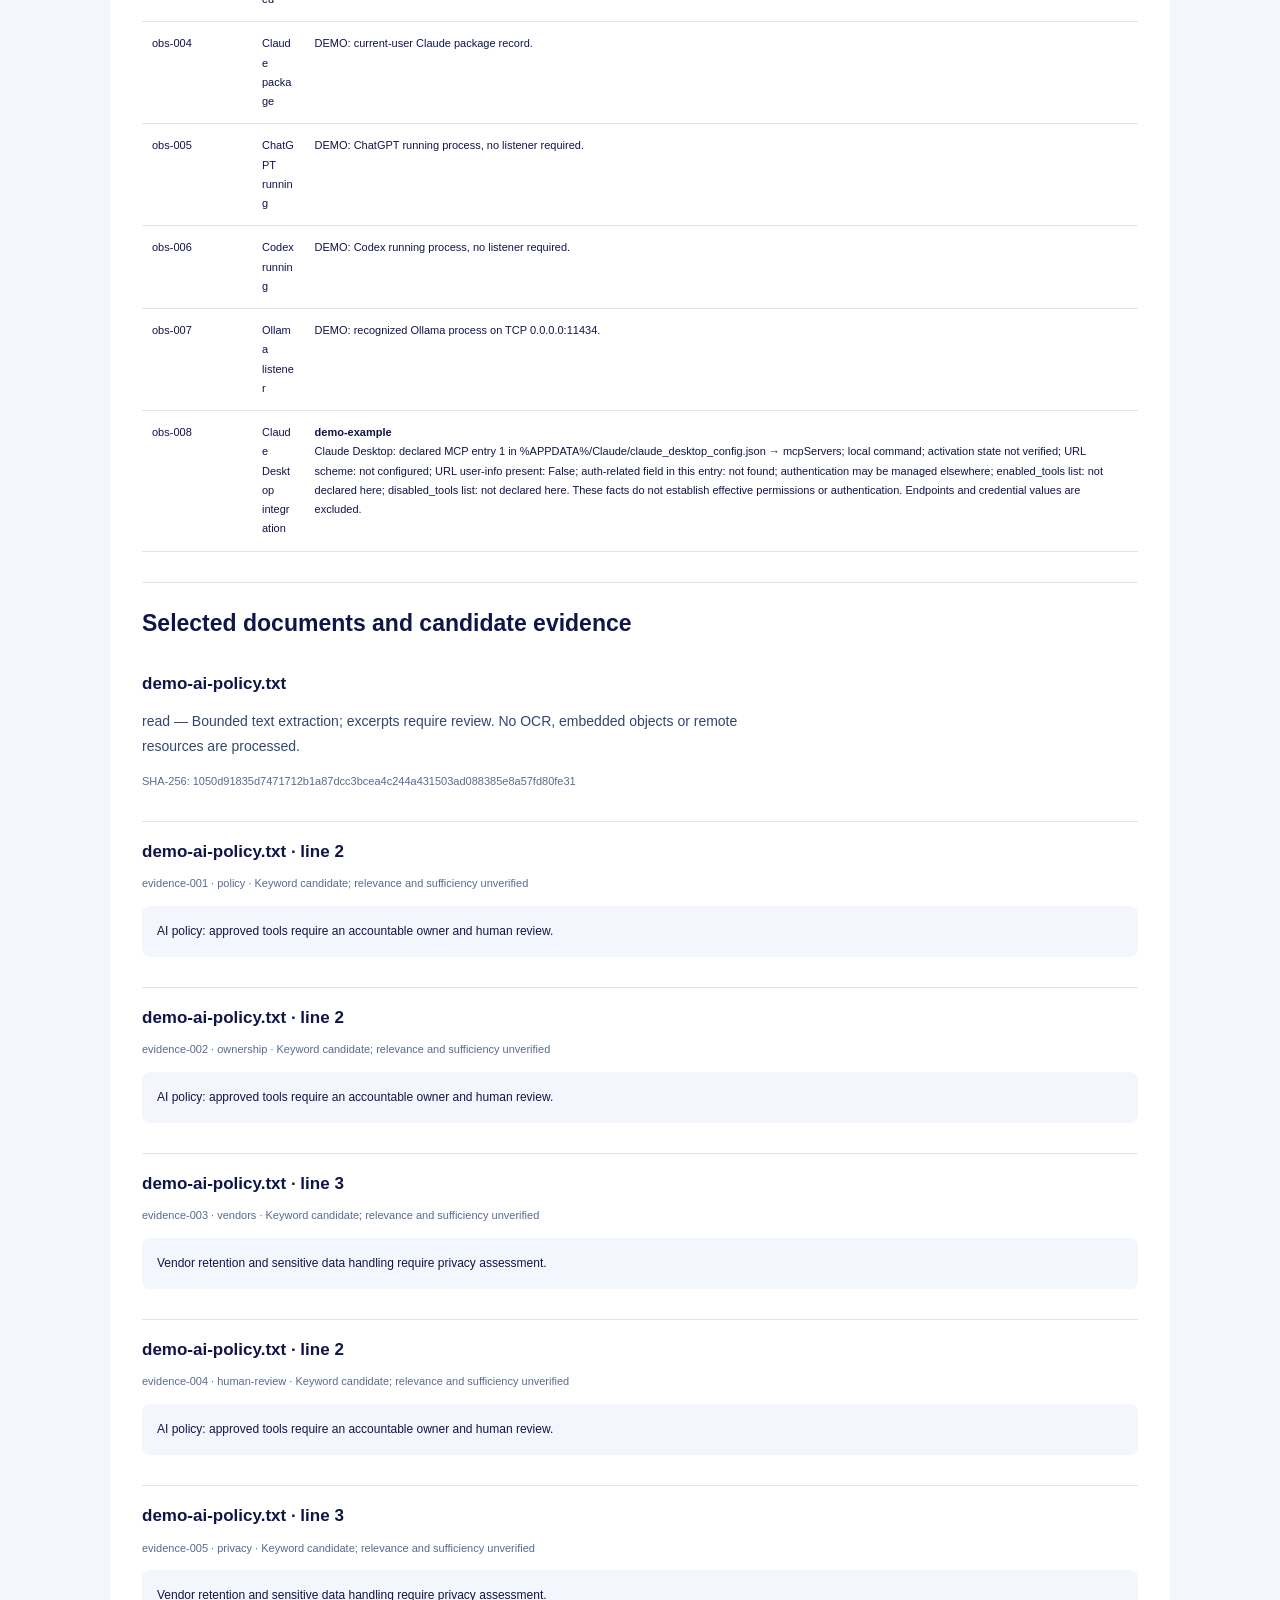
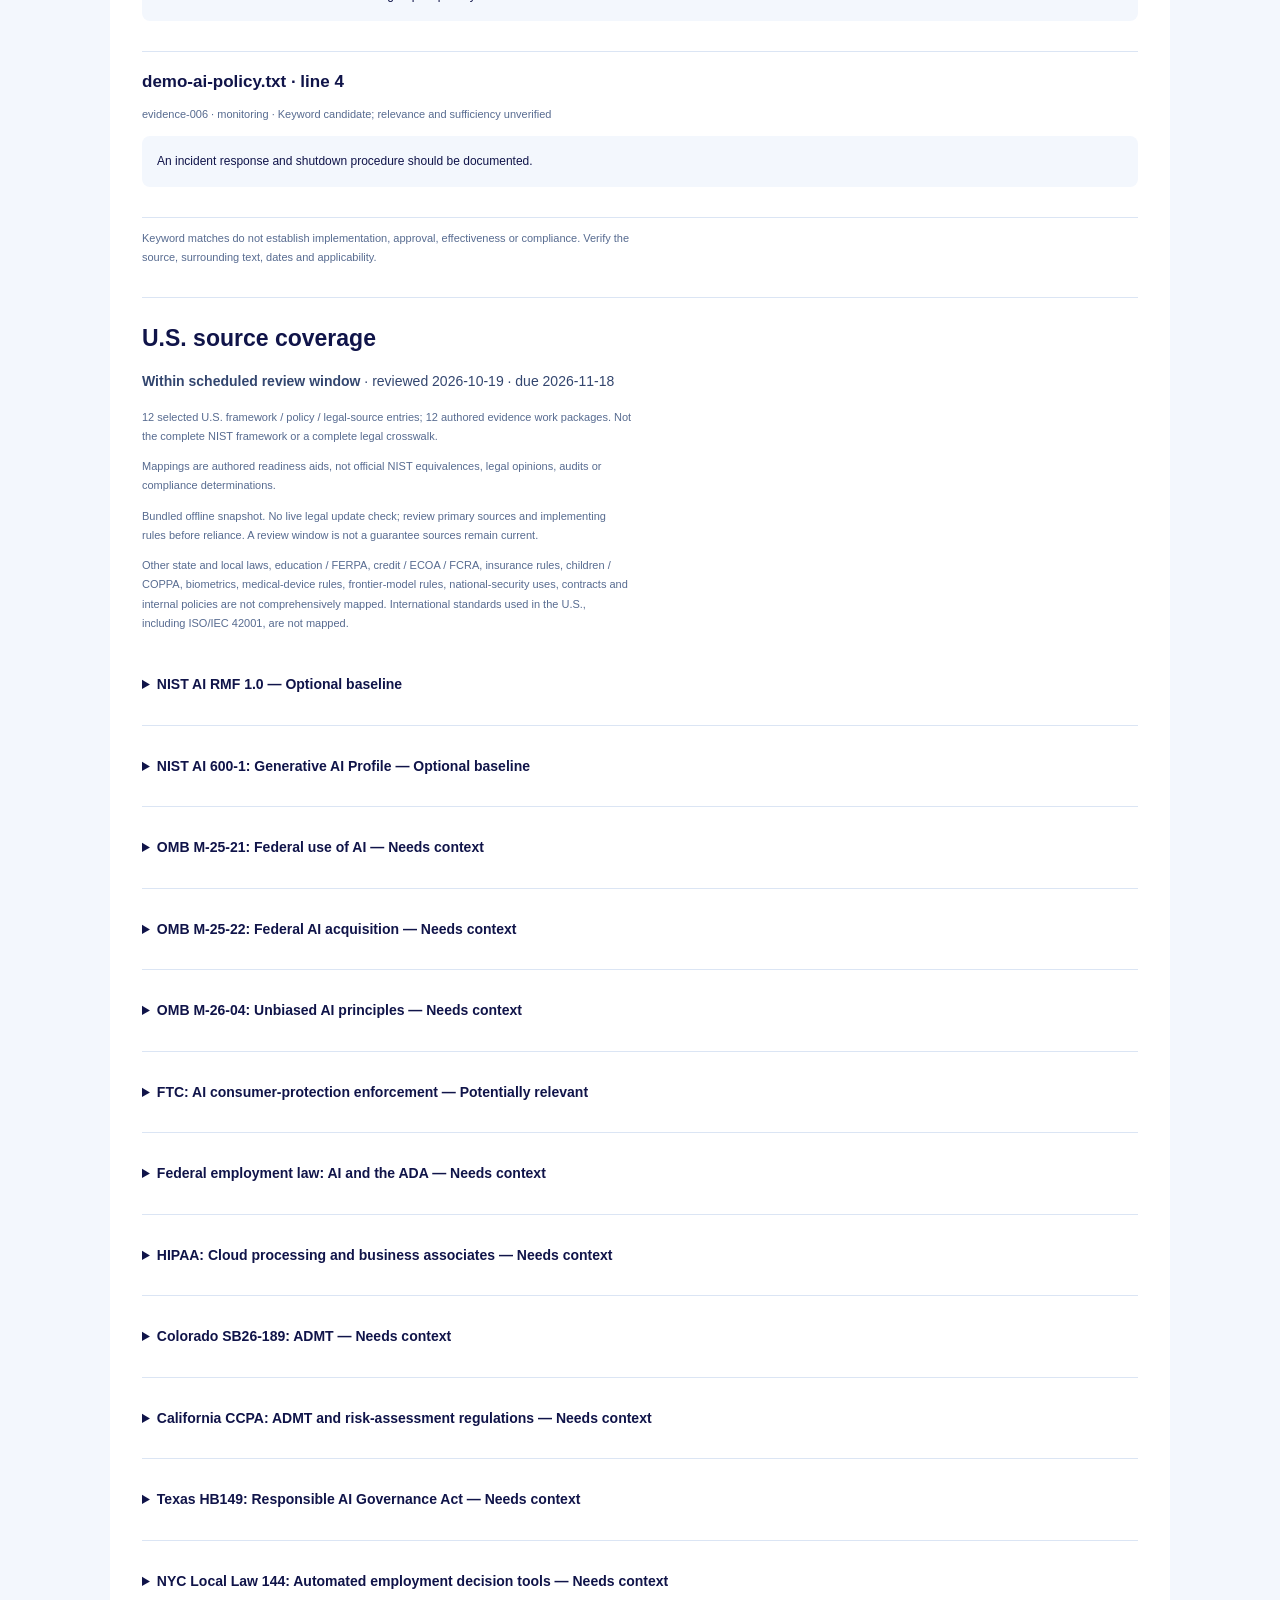
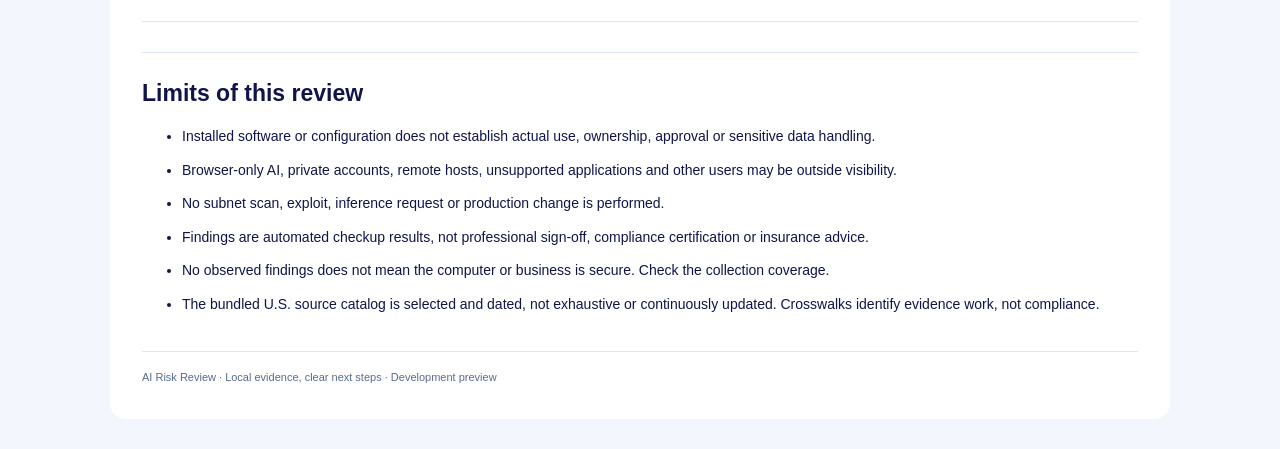
<file: examples/sample-report.html>
<!doctype html><html lang="en"><head><meta charset="utf-8"><meta name="viewport" content="width=device-width,initial-scale=1"><title>AI Risk Review — Evidence report</title><meta http-equiv="Content-Security-Policy" content="default-src 'none'; style-src 'unsafe-inline'; img-src 'none'; base-uri 'none'"><style>+:root{color-scheme:light}*{box-sizing:border-box}body{font:14px/1.75 'Segoe UI',Arial,sans-serif;background:#f3f7fd;color:#101449;margin:0}main{max-width:1060px;margin:30px auto;padding:32px;background:white;border-radius:16px}h1{font-size:36px;letter-spacing:-.035em;line-height:1.2;margin:0 0 10px}h2{font-size:23px;line-height:1.3;margin:0 0 15px}h3{font-size:17px;line-height:1.4;margin:0 0 10px}p{color:#33466f;max-width:80ch;overflow-wrap:anywhere}a{color:#064fc9;text-underline-offset:3px;overflow-wrap:anywhere}header{border-bottom:3px solid #0866ff;padding-bottom:25px;margin-bottom:25px}.brand{color:#0866ff;font-weight:800;font-size:15px;margin:0 0 18px}.hint{font-size:11px;color:#576b90}.stats{display:grid;grid-template-columns:repeat(4,1fr);gap:12px;margin:24px 0}.stat{padding:17px;background:#edf4ff;border-radius:10px}.stat strong{font-size:26px;display:block}.stat span{font-size:11px;color:#3a5783}.section{border-top:1px solid #dbe5f4;padding-top:26px;margin-top:30px}.notice{background:#eaf2ff;color:#254e8e;padding:15px 18px;border-radius:10px}.card{padding:18px 0;border-bottom:1px solid #dbe5f4}.badge{display:inline-block;background:#eaf2ff;color:#064fc9;font-size:10px;font-weight:700;padding:4px 8px;border-radius:4px;margin:0 5px 8px 0}summary{cursor:pointer;font-weight:700;padding:10px 0}details p,details li{font-size:12px}dl{margin:10px 0}dt{font-size:11px;font-weight:700;color:#064fc9;margin-top:13px}dd{margin:4px 0;color:#33466f;font-size:13px}.refs a{display:inline-block;font-size:11px;background:#eaf2ff;padding:2px 7px;margin:3px;border-radius:4px;text-decoration:none}.table-wrap{overflow:auto}table{border-collapse:collapse;width:100%;font-size:11px}td,th{border-bottom:1px solid #dbe5f4;padding:12px 10px;text-align:left;vertical-align:top;overflow-wrap:anywhere}th{background:#edf4ff;color:#35547e}td:first-child{min-width:110px}blockquote{margin:12px 0;background:#f3f7fd;border-radius:8px;padding:15px;font-size:12px;overflow-wrap:anywhere}li{margin:9px 0}footer{margin-top:35px;border-top:1px solid #dbe5f4;padding-top:16px;font-size:11px;color:#576b90}:target{outline:2px solid #0866ff;outline-offset:3px}@media(max-width:650px){main{padding:24px 18px;margin:0;border-radius:0}h1{font-size:29px}.stats{grid-template-columns:1fr 1fr}}@media print{body{background:white}main{margin:0;padding:0;max-width:none}details{display:block}details>*{display:block!important}summary{list-style:none}a{color:#064fc9}h2,h3{break-after:avoid}tr,blockquote{break-inside:avoid}.stat{background:#edf4ff}}
</style></head><body><main><header><p class="brand">AI Risk Review</p><h1>Your AI evidence overview.</h1><p class="hint">2026-10-20T00:38:53.460966+00:00 · v0.4.1 · local-detail</p><p>This Windows computer, current user and explicitly selected checks. Not an organization-wide assessment.</p></header><p class="notice"><strong>SAMPLE MODE:</strong> discovery records are illustrative. Any selected documents were still read locally.</p><p class="notice">Local report: optional connection labels, profile text and selected document excerpts may contain sensitive information. Review before sharing.</p><section class="section"><h2>Use-case profile</h2><dl><dt>Name</dt><dd>Drafting customer replies (illustrative)</dd><dt>Purpose</dt><dd>Prepare drafts for human review using approved information.</dd><dt>Role</dt><dd>deployer</dd><dt>Area</dt><dd>general</dd><dt>Affected states</dt><dd>NM</dd></dl><p class="hint">User-supplied context, not independently verified.</p></section><div class="stats"><div class="stat"><strong>5</strong><span>Supported tools</span></div><div class="stat"><strong>4</strong><span>Items to review</span></div><div class="stat"><strong>6</strong><span>Document candidates</span></div><div class="stat"><strong>3</strong><span>Work packages need evidence</span></div></div><p class="hint">Collection and review counts, not a security or compliance score.</p><section class="section"><h2>Priority next actions</h2><ol><li><strong>Ollama listens beyond loopback</strong><br>If remote access is unnecessary, ask the service owner to restrict the listening address to loopback. Otherwise review firewall restrictions and authentication. Do not change a shared service without its owner.</li><li><strong>Document permitted work use of AI</strong><br>Agree which tools and data types are permitted, who approves exceptions and when outputs need human checking.</li><li><strong>Check the conditions for sensitive information</strong><br>Have the responsible owner confirm permitted information, retention, training settings and contractual protections before further sensitive use.</li><li><strong>Resolve applicability questions</strong><br>9 source entries still need context. Confirm affected jurisdictions, sector, system role and use.</li></ol></section><section class="section"><h2>Collection coverage</h2><ul><li><strong>installed: complete</strong> — Illustrative demo records. This computer was not inspected.</li><li><strong>packages: complete</strong> — Illustrative demo records. This computer was not inspected.</li><li><strong>running: complete</strong> — Illustrative demo records. This computer was not inspected.</li><li><strong>listeners: complete</strong> — Illustrative demo records. This computer was not inspected.</li><li><strong>integrations: complete</strong> — Illustrative demo records. This computer was not inspected.</li><li><strong>locations: complete</strong> — Illustrative demo records. This computer was not inspected.</li></ul></section><section class="section"><h2>Tool inventory</h2><ul><li><strong>ChatGPT</strong> — running</li><li><strong>Claude</strong> — installed, package, integration</li><li><strong>Codex</strong> — running</li><li><strong>LM Studio</strong> — installed</li><li><strong>Ollama</strong> — installed, listener</li></ul><p class="hint">Presence does not establish actual use, approval or binary authenticity.</p></section><section class="section"><h2>Findings and next steps</h2><div class="card"><h3>Ollama listens beyond loopback</h3><span class="badge">Review</span><span class="badge">Observed</span><dl><dt>Why review</dt><dd>The listening address is not restricted to the local loopback interface.</dd><dt>Unknowns</dt><dd>Reachability from another device, firewall rules, internet exposure and authentication were not tested.</dd><dt>Next step</dt><dd>If remote access is unnecessary, ask the service owner to restrict the listening address to loopback. Otherwise review firewall restrictions and authentication. Do not change a shared service without its owner.</dd><dt>Verification</dt><dd>Run this check again and confirm the intended binding. Ask IT to validate required remote access separately.</dd></dl><div class="refs"><a href="#obs-007">obs-007</a></div></div><div class="card"><h3>Review local command connection in Claude Desktop (demo-example)</h3><span class="badge">Context needed</span><span class="badge">Observed</span><dl><dt>Why review</dt><dd>An MCP connection is configured. These connections can extend an assistant’s capabilities.</dd><dt>Unknowns</dt><dd>Configuration does not prove the connection is running, has broad permissions, or is unsafe. Command arguments, environment values, tokens and conversation contents are not included in this report.</dd><dt>Next step</dt><dd>Open %APPDATA%/Claude/claude_desktop_config.json → mcpServers and locate entry 1 in the declared server table (file order, not sorted display order). Confirm its owner, purpose, allowed tools, data destinations and approval settings. Review command arguments locally; do not paste credentials into the report.</dd><dt>Verification</dt><dd>Record the owner and permission review. A rescan can confirm configuration presence, not that permissions are appropriate.</dd></dl><div class="refs"><a href="#obs-008">obs-008</a></div></div><div class="card"><h3>Document permitted work use of AI</h3><span class="badge">Review</span><span class="badge">Reported</span><dl><dt>Why review</dt><dd>People may make different decisions about information sharing and output verification.</dd><dt>Unknowns</dt><dd>This comes from your answers. The app did not inspect business policies or establish a legal obligation.</dd><dt>Next step</dt><dd>Agree which tools and data types are permitted, who approves exceptions and when outputs need human checking.</dd><dt>Verification</dt><dd>Keep the approved rules and confirm that relevant people received them.</dd></dl><p>You reported work use of AI and no agreed rules for that use.</p></div><div class="card"><h3>Check the conditions for sensitive information</h3><span class="badge">Review</span><span class="badge">Reported</span><dl><dt>Why review</dt><dd>The appropriate treatment depends on the product, account tier, settings, contracts and information involved.</dd><dt>Unknowns</dt><dd>The app did not read your inputs or vendor contracts. It has not established that a disclosure or breach occurred.</dd><dt>Next step</dt><dd>Have the responsible owner confirm permitted information, retention, training settings and contractual protections before further sensitive use.</dd><dt>Verification</dt><dd>Retain the approval decision and relevant settings evidence; obtain specialist advice for restricted data.</dd></dl><p>You reported entering sensitive information into AI tools for work.</p></div></section><section class="section"><h2>Readiness crosswalk</h2><p class="hint">Authored evidence work packages. No package is independently verified or marked compliant. Topic associations are not equivalent legal requirements.</p><details class="card" open><summary>AI system inventory</summary><span class="badge">Partial local evidence</span><p>Suggested owner: AI program owner</p><div class="refs"><a href="#obs-001">obs-001</a><a href="#obs-002">obs-002</a><a href="#obs-003">obs-003</a><a href="#obs-004">obs-004</a><a href="#obs-005">obs-005</a><a href="#obs-006">obs-006</a><a href="#obs-007">obs-007</a><a href="#obs-008">obs-008</a></div><dl><dt>Still needed</dt><dd>Reconcile discovered tools with browser services, APIs, plugins, other devices and business systems; name an owner and approval state for every AI use.</dd><dt>Deliverable</dt><dd>An owner-reviewed inventory with product, version, use, users, data categories, vendor, connections, approval and review date.</dd><dt>Verification</dt><dd>Sample actual work processes against the register; resolve unexplained tools and record coverage gaps.</dd></dl><p><strong>Mapped references</strong></p><ul><li><a href="https://airc.nist.gov/airmf-resources/airmf/5-sec-core/">NIST AI RMF 1.0</a> · GOVERN 1.6 · Optional baseline</li><li><a href="https://www.whitehouse.gov/wp-content/uploads/2025/02/M-25-21-Accelerating-Federal-Use-of-AI-through-Innovation-Governance-and-Public-Trust.pdf">OMB M-25-21: Federal use of AI</a> · AI governance and high-impact AI risk-management provisions (topic-level mapping) · Needs context</li></ul></details><details class="card" open><summary>Permitted use and exceptions</summary><span class="badge">Reported gap</span><p>Suggested owner: Business owner</p><div class="refs"><a href="#evidence-001">evidence-001</a></div><p>User answer policy: no. Self-reported; supporting evidence has not been verified.</p><dl><dt>Still needed</dt><dd>Obtain approved AI-use rules, prohibited data / uses and an exception process.</dd><dt>Deliverable</dt><dd>A dated approved policy, exception register and acknowledgement records.</dd><dt>Verification</dt><dd>Check approval, current version and whether sampled users can follow the rules.</dd></dl><p><strong>Mapped references</strong></p><ul><li><a href="https://airc.nist.gov/airmf-resources/airmf/5-sec-core/">NIST AI RMF 1.0</a> · GOVERN 1.4 · Optional baseline</li><li><a href="https://www.ftc.gov/industry/technology/artificial-intelligence">FTC: AI consumer-protection enforcement</a> · Truthful claims, privacy and consumer harm (issue-level mapping) · Potentially relevant</li></ul></details><details class="card" open><summary>Accountability</summary><span class="badge">Document candidate; review needed</span><p>Suggested owner: Executive sponsor</p><div class="refs"><a href="#evidence-002">evidence-002</a></div><p>User answer ownership: unsure. Self-reported; supporting evidence has not been verified.</p><dl><dt>Still needed</dt><dd>Identify the accountable business owner, technical owner and escalation contact for each use.</dd><dt>Deliverable</dt><dd>A responsibility register linked to each use case.</dd><dt>Verification</dt><dd>Confirm named owners accept their responsibilities and can authorize a pause.</dd></dl><p><strong>Mapped references</strong></p><ul><li><a href="https://airc.nist.gov/airmf-resources/airmf/5-sec-core/">NIST AI RMF 1.0</a> · GOVERN 2.1 · Optional baseline</li><li><a href="https://www.whitehouse.gov/wp-content/uploads/2025/02/M-25-21-Accelerating-Federal-Use-of-AI-through-Innovation-Governance-and-Public-Trust.pdf">OMB M-25-21: Federal use of AI</a> · AI governance and high-impact AI risk-management provisions (topic-level mapping) · Needs context</li></ul></details><details class="card" open><summary>Purpose, affected people and data flows</summary><span class="badge">Partial local evidence</span><p>Suggested owner: Use-case owner</p><div class="refs"><a href="#obs-008">obs-008</a></div><p>User answer use_cases: unsure. Self-reported; supporting evidence has not been verified.</p><dl><dt>Still needed</dt><dd>Document intended use, decisions influenced, affected people, deployment states, system role, inputs, outputs and destinations.</dd><dt>Deliverable</dt><dd>A per-use-case description and data-flow diagram, including local and remote integrations.</dd><dt>Verification</dt><dd>Walk through a real workflow with the owner; reconcile all data destinations and human decisions.</dd></dl><p><strong>Mapped references</strong></p><ul><li><a href="https://airc.nist.gov/airmf-resources/airmf/5-sec-core/">NIST AI RMF 1.0</a> · MAP 1.1 · Optional baseline</li><li><a href="https://nvlpubs.nist.gov/nistpubs/ai/NIST.AI.600-1.pdf">NIST AI 600-1: Generative AI Profile</a> · Sections 2–3: GenAI risks and suggested actions (topic-level mapping) · Optional baseline</li><li><a href="https://www.whitehouse.gov/wp-content/uploads/2025/02/M-25-21-Accelerating-Federal-Use-of-AI-through-Innovation-Governance-and-Public-Trust.pdf">OMB M-25-21: Federal use of AI</a> · AI governance and high-impact AI risk-management provisions (topic-level mapping) · Needs context</li><li><a href="https://www.whitehouse.gov/wp-content/uploads/2025/02/M-25-22-Driving-Efficient-Acquisition-of-Artificial-Intelligence-in-Government.pdf">OMB M-25-22: Federal AI acquisition</a> · Acquisition, competition, interoperability and risk provisions (topic-level mapping) · Needs context</li><li><a href="https://www.leg.colorado.gov/bills/SB26-189">Colorado SB26-189: ADMT</a> · Enacted-act summary: documentation, notice, human review and records (topic-level mapping) · Needs context</li><li><a href="https://cppa.ca.gov/regulations/ccpa_updates.html">California CCPA: ADMT and risk-assessment regulations</a> · Approved text Articles 9–11; ADMT §7200 and notice §7220 (topic-level mapping) · Needs context</li><li><a href="https://capitol.texas.gov/billlookup/BillSummary.aspx?Bill=HB149&amp;LegSess=89R">Texas HB149: Responsible AI Governance Act</a> · Enrolled-bill summary: prohibited uses and specified disclosures (topic-level mapping) · Needs context</li></ul></details><details class="card" open><summary>Vendor and connection assurance</summary><span class="badge">Document candidate; review needed</span><p>Suggested owner: IT / procurement</p><div class="refs"><a href="#obs-008">obs-008</a><a href="#evidence-003">evidence-003</a></div><p>User answer vendor_review: unsure. Self-reported; supporting evidence has not been verified.</p><dl><dt>Still needed</dt><dd>Review each vendor and MCP connection for purpose, owner, permissions, retention, model-training use, subprocessors and exit arrangements.</dd><dt>Deliverable</dt><dd>A vendor review with contract / DPA / BAA where applicable and dated access-setting evidence.</dd><dt>Verification</dt><dd>Compare reviewed terms and permissions with the actual account tier, configured server and allowed actions.</dd></dl><p><strong>Mapped references</strong></p><ul><li><a href="https://airc.nist.gov/airmf-resources/airmf/5-sec-core/">NIST AI RMF 1.0</a> · GOVERN 6.1 · Optional baseline</li><li><a href="https://nvlpubs.nist.gov/nistpubs/ai/NIST.AI.600-1.pdf">NIST AI 600-1: Generative AI Profile</a> · Sections 2–3: GenAI risks and suggested actions (topic-level mapping) · Optional baseline</li><li><a href="https://www.whitehouse.gov/wp-content/uploads/2025/02/M-25-22-Driving-Efficient-Acquisition-of-Artificial-Intelligence-in-Government.pdf">OMB M-25-22: Federal AI acquisition</a> · Acquisition, competition, interoperability and risk provisions (topic-level mapping) · Needs context</li><li><a href="https://www.whitehouse.gov/wp-content/uploads/2025/12/M-26-04-Increasing-Public-Trust-in-Artificial-Intelligence-Through-Unbiased-AI-Principles.pdf">OMB M-26-04: Unbiased AI principles</a> · Contract requirements and Appendix A implementation guidance (topic-level mapping) · Needs context</li><li><a href="https://www.hhs.gov/hipaa/for-professionals/special-topics/health-information-technology/cloud-computing/index.html">HIPAA: Cloud processing and business associates</a> · HHS cloud guidance, questions 1–2 (issue-level mapping) · Needs context</li><li><a href="https://www.leg.colorado.gov/bills/SB26-189">Colorado SB26-189: ADMT</a> · Enacted-act summary: documentation, notice, human review and records (topic-level mapping) · Needs context</li></ul></details><details class="card" open><summary>Human oversight and recourse</summary><span class="badge">Document candidate; review needed</span><p>Suggested owner: Operations owner</p><div class="refs"><a href="#evidence-004">evidence-004</a></div><p>User answer human_review: unsure. Self-reported; supporting evidence has not been verified.</p><dl><dt>Still needed</dt><dd>Identify decisions needing human checking, reviewers, authority to override, escalation and affected-person feedback routes.</dd><dt>Deliverable</dt><dd>An oversight procedure and a sampled record of review / override / appeal.</dd><dt>Verification</dt><dd>Run a tabletop case with incorrect output; demonstrate escalation and authorized override.</dd></dl><p><strong>Mapped references</strong></p><ul><li><a href="https://airc.nist.gov/airmf-resources/airmf/5-sec-core/">NIST AI RMF 1.0</a> · GOVERN 3.2 · Optional baseline</li><li><a href="https://www.whitehouse.gov/wp-content/uploads/2025/02/M-25-21-Accelerating-Federal-Use-of-AI-through-Innovation-Governance-and-Public-Trust.pdf">OMB M-25-21: Federal use of AI</a> · AI governance and high-impact AI risk-management provisions (topic-level mapping) · Needs context</li><li><a href="https://www.ftc.gov/industry/technology/artificial-intelligence">FTC: AI consumer-protection enforcement</a> · Truthful claims, privacy and consumer harm (issue-level mapping) · Potentially relevant</li><li><a href="https://www.eeoc.gov/eeoc-disability-related-resources/artificial-intelligence-and-ada">Federal employment law: AI and the ADA</a> · AI assessment and disability / accommodation resources (issue-level mapping) · Needs context</li><li><a href="https://www.leg.colorado.gov/bills/SB26-189">Colorado SB26-189: ADMT</a> · Enacted-act summary: documentation, notice, human review and records (topic-level mapping) · Needs context</li><li><a href="https://cppa.ca.gov/regulations/ccpa_updates.html">California CCPA: ADMT and risk-assessment regulations</a> · Approved text Articles 9–11; ADMT §7200 and notice §7220 (topic-level mapping) · Needs context</li><li><a href="https://capitol.texas.gov/billlookup/BillSummary.aspx?Bill=HB149&amp;LegSess=89R">Texas HB149: Responsible AI Governance Act</a> · Enrolled-bill summary: prohibited uses and specified disclosures (topic-level mapping) · Needs context</li><li><a href="https://www.nyc.gov/site/dca/about/automated-employment-decision-tools.page">NYC Local Law 144: Automated employment decision tools</a> · DCWP law / rule overview and FAQ (topic-level mapping) · Needs context</li></ul></details><details class="card" open><summary>Accuracy, safety and misuse evaluation</summary><span class="badge">Evidence needed</span><p>Suggested owner: Technical / quality owner</p><div class="refs"></div><p>User answer testing: unsure. Self-reported; supporting evidence has not been verified.</p><dl><dt>Still needed</dt><dd>Obtain representative use-specific tests, expected results, failure limits and approval decisions; installation facts cannot establish model quality.</dd><dt>Deliverable</dt><dd>A versioned evaluation set and results covering errors, unsafe use, prompt injection and sensitive-output handling as relevant.</dd><dt>Verification</dt><dd>Reproduce selected tests on the approved system version and document failures and acceptance decisions.</dd></dl><p><strong>Mapped references</strong></p><ul><li><a href="https://airc.nist.gov/airmf-resources/airmf/5-sec-core/">NIST AI RMF 1.0</a> · MEASURE 2.3 · Optional baseline</li><li><a href="https://nvlpubs.nist.gov/nistpubs/ai/NIST.AI.600-1.pdf">NIST AI 600-1: Generative AI Profile</a> · Sections 2–3: GenAI risks and suggested actions (topic-level mapping) · Optional baseline</li><li><a href="https://www.whitehouse.gov/wp-content/uploads/2025/02/M-25-21-Accelerating-Federal-Use-of-AI-through-Innovation-Governance-and-Public-Trust.pdf">OMB M-25-21: Federal use of AI</a> · AI governance and high-impact AI risk-management provisions (topic-level mapping) · Needs context</li><li><a href="https://www.whitehouse.gov/wp-content/uploads/2025/12/M-26-04-Increasing-Public-Trust-in-Artificial-Intelligence-Through-Unbiased-AI-Principles.pdf">OMB M-26-04: Unbiased AI principles</a> · Contract requirements and Appendix A implementation guidance (topic-level mapping) · Needs context</li><li><a href="https://www.ftc.gov/industry/technology/artificial-intelligence">FTC: AI consumer-protection enforcement</a> · Truthful claims, privacy and consumer harm (issue-level mapping) · Potentially relevant</li><li><a href="https://www.eeoc.gov/eeoc-disability-related-resources/artificial-intelligence-and-ada">Federal employment law: AI and the ADA</a> · AI assessment and disability / accommodation resources (issue-level mapping) · Needs context</li><li><a href="https://cppa.ca.gov/regulations/ccpa_updates.html">California CCPA: ADMT and risk-assessment regulations</a> · Approved text Articles 9–11; ADMT §7200 and notice §7220 (topic-level mapping) · Needs context</li></ul></details><details class="card" open><summary>Fairness and accessibility evaluation</summary><span class="badge">Evidence needed</span><p>Suggested owner: HR / domain / accessibility owner</p><div class="refs"></div><p>User answer fairness: unsure. Self-reported; supporting evidence has not been verified.</p><dl><dt>Still needed</dt><dd>Assess affected groups, accessibility, selection effects and accommodations; determine whether an independent statutory audit is required.</dd><dt>Deliverable</dt><dd>A population-appropriate evaluation and, where required, an independent audit and publication / notice records.</dd><dt>Verification</dt><dd>Have qualified reviewers check methods, affected populations, limitations and required independence.</dd></dl><p><strong>Mapped references</strong></p><ul><li><a href="https://airc.nist.gov/airmf-resources/airmf/5-sec-core/">NIST AI RMF 1.0</a> · MEASURE 2.11 · Optional baseline</li><li><a href="https://www.eeoc.gov/eeoc-disability-related-resources/artificial-intelligence-and-ada">Federal employment law: AI and the ADA</a> · AI assessment and disability / accommodation resources (issue-level mapping) · Needs context</li><li><a href="https://capitol.texas.gov/billlookup/BillSummary.aspx?Bill=HB149&amp;LegSess=89R">Texas HB149: Responsible AI Governance Act</a> · Enrolled-bill summary: prohibited uses and specified disclosures (topic-level mapping) · Needs context</li><li><a href="https://www.nyc.gov/site/dca/about/automated-employment-decision-tools.page">NYC Local Law 144: Automated employment decision tools</a> · DCWP law / rule overview and FAQ (topic-level mapping) · Needs context</li></ul></details><details class="card" open><summary>Privacy and sensitive-data assessment</summary><span class="badge">Document candidate; review needed</span><p>Suggested owner: Privacy / security owner</p><div class="refs"><a href="#evidence-005">evidence-005</a></div><p>User answer privacy_review: unsure. Self-reported; supporting evidence has not been verified.</p><dl><dt>Still needed</dt><dd>Establish lawful / permitted data use, minimization, retention, access, transfers and handling of sensitive or regulated information.</dd><dt>Deliverable</dt><dd>A reviewed data assessment with account-setting evidence, retention decisions and required agreements.</dd><dt>Verification</dt><dd>Trace a representative input through storage, model processing, logs and deletion; verify documented restrictions.</dd></dl><p><strong>Mapped references</strong></p><ul><li><a href="https://airc.nist.gov/airmf-resources/airmf/5-sec-core/">NIST AI RMF 1.0</a> · MEASURE 2.10 · Optional baseline</li><li><a href="https://nvlpubs.nist.gov/nistpubs/ai/NIST.AI.600-1.pdf">NIST AI 600-1: Generative AI Profile</a> · Sections 2–3: GenAI risks and suggested actions (topic-level mapping) · Optional baseline</li><li><a href="https://www.ftc.gov/industry/technology/artificial-intelligence">FTC: AI consumer-protection enforcement</a> · Truthful claims, privacy and consumer harm (issue-level mapping) · Potentially relevant</li><li><a href="https://www.hhs.gov/hipaa/for-professionals/special-topics/health-information-technology/cloud-computing/index.html">HIPAA: Cloud processing and business associates</a> · HHS cloud guidance, questions 1–2 (issue-level mapping) · Needs context</li><li><a href="https://cppa.ca.gov/regulations/ccpa_updates.html">California CCPA: ADMT and risk-assessment regulations</a> · Approved text Articles 9–11; ADMT §7200 and notice §7220 (topic-level mapping) · Needs context</li><li><a href="https://capitol.texas.gov/billlookup/BillSummary.aspx?Bill=HB149&amp;LegSess=89R">Texas HB149: Responsible AI Governance Act</a> · Enrolled-bill summary: prohibited uses and specified disclosures (topic-level mapping) · Needs context</li></ul></details><details class="card" open><summary>AI service and integration security</summary><span class="badge">Partial local evidence</span><p>Suggested owner: IT / security owner</p><div class="refs"><a href="#obs-007">obs-007</a><a href="#obs-008">obs-008</a></div><dl><dt>Still needed</dt><dd>Verify listener reachability, authentication, MCP permissions, approval boundaries and least privilege in a separately authorized review.</dd><dt>Deliverable</dt><dd>A service / integration access review with tested access boundaries; local binding alone is insufficient.</dd><dt>Verification</dt><dd>Validate intended access with the service owner, including remote-access and unauthorized-action tests in an approved environment.</dd></dl><p><strong>Mapped references</strong></p><ul><li><a href="https://airc.nist.gov/airmf-resources/airmf/5-sec-core/">NIST AI RMF 1.0</a> · MEASURE 2.7 · Optional baseline</li></ul></details><details class="card" open><summary>Monitoring, incidents and shutdown</summary><span class="badge">Document candidate; review needed</span><p>Suggested owner: Operations / security owner</p><div class="refs"><a href="#evidence-006">evidence-006</a></div><p>User answer monitoring: unsure. Self-reported; supporting evidence has not been verified.</p><dl><dt>Still needed</dt><dd>Define monitoring, incident reporting, periodic review, vendor-change review and how to pause / replace the system.</dd><dt>Deliverable</dt><dd>A monitoring plan, incident runbook, review schedule and tested rollback / shutdown record.</dd><dt>Verification</dt><dd>Exercise an incident scenario; confirm ownership, notification and safe fallback.</dd></dl><p><strong>Mapped references</strong></p><ul><li><a href="https://airc.nist.gov/airmf-resources/airmf/5-sec-core/">NIST AI RMF 1.0</a> · MANAGE 4.1 · Optional baseline</li><li><a href="https://nvlpubs.nist.gov/nistpubs/ai/NIST.AI.600-1.pdf">NIST AI 600-1: Generative AI Profile</a> · Sections 2–3: GenAI risks and suggested actions (topic-level mapping) · Optional baseline</li><li><a href="https://www.whitehouse.gov/wp-content/uploads/2025/02/M-25-21-Accelerating-Federal-Use-of-AI-through-Innovation-Governance-and-Public-Trust.pdf">OMB M-25-21: Federal use of AI</a> · AI governance and high-impact AI risk-management provisions (topic-level mapping) · Needs context</li><li><a href="https://www.whitehouse.gov/wp-content/uploads/2025/02/M-25-22-Driving-Efficient-Acquisition-of-Artificial-Intelligence-in-Government.pdf">OMB M-25-22: Federal AI acquisition</a> · Acquisition, competition, interoperability and risk provisions (topic-level mapping) · Needs context</li><li><a href="https://www.hhs.gov/hipaa/for-professionals/special-topics/health-information-technology/cloud-computing/index.html">HIPAA: Cloud processing and business associates</a> · HHS cloud guidance, questions 1–2 (issue-level mapping) · Needs context</li><li><a href="https://www.leg.colorado.gov/bills/SB26-189">Colorado SB26-189: ADMT</a> · Enacted-act summary: documentation, notice, human review and records (topic-level mapping) · Needs context</li><li><a href="https://www.nyc.gov/site/dca/about/automated-employment-decision-tools.page">NYC Local Law 144: Automated employment decision tools</a> · DCWP law / rule overview and FAQ (topic-level mapping) · Needs context</li></ul></details><details class="card" open><summary>User training</summary><span class="badge">Evidence needed</span><p>Suggested owner: People / training owner</p><div class="refs"></div><p>User answer training: unsure. Self-reported; supporting evidence has not been verified.</p><dl><dt>Still needed</dt><dd>Teach permitted use, data handling, checking outputs and reporting unexpected AI behavior.</dd><dt>Deliverable</dt><dd>Role-specific training material and completion records.</dd><dt>Verification</dt><dd>Sample user understanding with a realistic data-handling and output-checking scenario.</dd></dl><p><strong>Mapped references</strong></p><ul><li><a href="https://airc.nist.gov/airmf-resources/airmf/5-sec-core/">NIST AI RMF 1.0</a> · GOVERN 2.2 · Optional baseline</li></ul></details></section><section class="section"><h2>Evidence collected</h2><p class="hint">Observation IDs are local to this report. Referenced facts are stored here once.</p><div class="table-wrap"><table><thead><tr><th>Reference</th><th>Tool / record</th><th>Evidence</th></tr></thead><tbody><tr id="obs-001"><td>obs-001</td><td>Ollama<br>installed</td><td>DEMO: Ollama installed record.</td></tr><tr id="obs-002"><td>obs-002</td><td>Claude<br>installed</td><td>DEMO: Claude installed record.</td></tr><tr id="obs-003"><td>obs-003</td><td>LM Studio<br>installed</td><td>DEMO: LM Studio installed record.</td></tr><tr id="obs-004"><td>obs-004</td><td>Claude<br>package</td><td>DEMO: current-user Claude package record.</td></tr><tr id="obs-005"><td>obs-005</td><td>ChatGPT<br>running</td><td>DEMO: ChatGPT running process, no listener required.</td></tr><tr id="obs-006"><td>obs-006</td><td>Codex<br>running</td><td>DEMO: Codex running process, no listener required.</td></tr><tr id="obs-007"><td>obs-007</td><td>Ollama<br>listener</td><td>DEMO: recognized Ollama process on TCP 0.0.0.0:11434.</td></tr><tr id="obs-008"><td>obs-008</td><td>Claude Desktop<br>integration</td><td><strong>demo-example</strong><br>Claude Desktop: declared MCP entry 1 in %APPDATA%/Claude/claude_desktop_config.json → mcpServers; local command; activation state not verified; URL scheme: not configured; URL user-info present: False; auth-related field in this entry: not found; authentication may be managed elsewhere; enabled_tools list: not declared here; disabled_tools list: not declared here. These facts do not establish effective permissions or authentication. Endpoints and credential values are excluded.</td></tr></tbody></table></div></section><section class="section"><h2>Selected documents and candidate evidence</h2><div class="card"><h3>demo-ai-policy.txt</h3><p>read — Bounded text extraction; excerpts require review. No OCR, embedded objects or remote resources are processed.</p><p class="hint">SHA-256: 1050d91835d7471712b1a87dcc3bcea4c244a431503ad088385e8a57fd80fe31</p></div><div class="card" id="evidence-001"><h3>demo-ai-policy.txt · line 2</h3><p class="hint">evidence-001 · policy · Keyword candidate; relevance and sufficiency unverified</p><blockquote>AI policy: approved tools require an accountable owner and human review.</blockquote></div><div class="card" id="evidence-002"><h3>demo-ai-policy.txt · line 2</h3><p class="hint">evidence-002 · ownership · Keyword candidate; relevance and sufficiency unverified</p><blockquote>AI policy: approved tools require an accountable owner and human review.</blockquote></div><div class="card" id="evidence-003"><h3>demo-ai-policy.txt · line 3</h3><p class="hint">evidence-003 · vendors · Keyword candidate; relevance and sufficiency unverified</p><blockquote>Vendor retention and sensitive data handling require privacy assessment.</blockquote></div><div class="card" id="evidence-004"><h3>demo-ai-policy.txt · line 2</h3><p class="hint">evidence-004 · human-review · Keyword candidate; relevance and sufficiency unverified</p><blockquote>AI policy: approved tools require an accountable owner and human review.</blockquote></div><div class="card" id="evidence-005"><h3>demo-ai-policy.txt · line 3</h3><p class="hint">evidence-005 · privacy · Keyword candidate; relevance and sufficiency unverified</p><blockquote>Vendor retention and sensitive data handling require privacy assessment.</blockquote></div><div class="card" id="evidence-006"><h3>demo-ai-policy.txt · line 4</h3><p class="hint">evidence-006 · monitoring · Keyword candidate; relevance and sufficiency unverified</p><blockquote>An incident response and shutdown procedure should be documented.</blockquote></div><p class="hint">Keyword matches do not establish implementation, approval, effectiveness or compliance. Verify the source, surrounding text, dates and applicability.</p></section><section class="section"><h2>U.S. source coverage</h2><p><strong>Within scheduled review window</strong> · reviewed 2026-10-19 · due 2026-11-18</p><p class="hint">12 selected U.S. framework / policy / legal-source entries; 12 authored evidence work packages. Not the complete NIST framework or a complete legal crosswalk.</p><p class="hint">Mappings are authored readiness aids, not official NIST equivalences, legal opinions, audits or compliance determinations.</p><p class="hint">Bundled offline snapshot. No live legal update check; review primary sources and implementing rules before reliance. A review window is not a guarantee sources remain current.</p><p class="hint">Other state and local laws, education / FERPA, credit / ECOA / FCRA, insurance rules, children / COPPA, biometrics, medical-device rules, frontier-model rules, national-security uses, contracts and internal policies are not comprehensively mapped. International standards used in the U.S., including ISO/IEC 42001, are not mapped.</p><details class="card"><summary>NIST AI RMF 1.0 — Optional baseline</summary><p>Voluntary framework · Optional cross-sector risk-management baseline; adoption may also be contractual.</p><p>Published baseline; NIST states a revision is in progress.</p><p>Use as a voluntary readiness reference; confirm GenAI scope where relevant.</p><a href="https://airc.nist.gov/airmf-resources/airmf/5-sec-core/">Primary source</a></details><details class="card"><summary>NIST AI 600-1: Generative AI Profile — Optional baseline</summary><p>Voluntary framework · Companion profile when the use involves generative AI; confirm the system type.</p><p>Published July 2024; companion to AI RMF, not a certification.</p><p>Use as a voluntary readiness reference; confirm GenAI scope where relevant.</p><a href="https://nvlpubs.nist.gov/nistpubs/ai/NIST.AI.600-1.pdf">Primary source</a></details><details class="card"><summary>OMB M-25-21: Federal use of AI — Needs context</summary><p>Federal agency policy · Federal agency AI use; contractors must examine agency instructions and contract terms.</p><p>April 2025 memo; replaces M-24-10. Confirm agency scope, exceptions and current implementing policy.</p><p>Required screening answers are missing or unsure; do not infer non-applicability.</p><a href="https://www.whitehouse.gov/wp-content/uploads/2025/02/M-25-21-Accelerating-Federal-Use-of-AI-through-Innovation-Governance-and-Public-Trust.pdf">Primary source</a></details><details class="card"><summary>OMB M-25-22: Federal AI acquisition — Needs context</summary><p>Federal agency policy · Federal AI acquisition; not a general private-business requirement.</p><p>April 2025 memo; replaces M-24-18. Check procurement and contract-specific clauses.</p><p>Required screening answers are missing or unsure; do not infer non-applicability.</p><a href="https://www.whitehouse.gov/wp-content/uploads/2025/02/M-25-22-Driving-Efficient-Acquisition-of-Artificial-Intelligence-in-Government.pdf">Primary source</a></details><details class="card"><summary>OMB M-26-04: Unbiased AI principles — Needs context</summary><p>Federal agency policy · Covered federal procurement of large language models; examine exceptions and contract applicability.</p><p>December 2025 memo; includes a two-year sunset unless OMB provides otherwise. Assess current status and other applicable federal AI instructions.</p><p>Required screening answers are missing or unsure; do not infer non-applicability.</p><a href="https://www.whitehouse.gov/wp-content/uploads/2025/12/M-26-04-Increasing-Public-Trust-in-Artificial-Intelligence-Through-Unbiased-AI-Principles.pdf">Primary source</a></details><details class="card"><summary>FTC: AI consumer-protection enforcement — Potentially relevant</summary><p>Existing law / agency guidance · Consumer-facing AI and AI claims; FTC jurisdiction and other statutory limits require review.</p><p>Existing consumer-protection law can apply to AI. The linked enforcement hub is not a standalone AI statute.</p><p>Screening answers match a review trigger; statutory definitions, thresholds, roles, exceptions and dates still need qualified review.</p><a href="https://www.ftc.gov/industry/technology/artificial-intelligence">Primary source</a></details><details class="card"><summary>Federal employment law: AI and the ADA — Needs context</summary><p>Existing law / agency guidance · AI in employment; assess covered-entity thresholds, disability accommodation and other employment laws.</p><p>Existing employment protections; this entry focuses on ADA resources, not all employment obligations.</p><p>Required screening answers are missing or unsure; do not infer non-applicability.</p><a href="https://www.eeoc.gov/eeoc-disability-related-resources/artificial-intelligence-and-ada">Primary source</a></details><details class="card"><summary>HIPAA: Cloud processing and business associates — Needs context</summary><p>Existing law / agency guidance · HIPAA covered entities / business associates and ePHI processing; health-related data alone does not establish HIPAA scope.</p><p>Existing HIPAA obligations; confirm entity, data, service role and any required BAA.</p><p>Required screening answers are missing or unsure; do not infer non-applicability.</p><a href="https://www.hhs.gov/hipaa/for-professionals/special-topics/health-information-technology/cloud-computing/index.html">Primary source</a></details><details class="card"><summary>Colorado SB26-189: ADMT — Needs context</summary><p>State law / upcoming duties · Covered developers / deployers and ADMT materially influencing consequential decisions involving Colorado.</p><p>Enacted May 2026; repeals and reenacts earlier provisions. The legislative summary identifies duties starting January 1, 2027. Confirm signed text, rules and exemptions.</p><p>Required screening answers are missing or unsure; do not infer non-applicability.</p><a href="https://www.leg.colorado.gov/bills/SB26-189">Primary source</a></details><details class="card"><summary>California CCPA: ADMT and risk-assessment regulations — Needs context</summary><p>State regulations / phased duties · Covered CCPA businesses and regulated processing / ADMT; thresholds, exemptions and specific use are unresolved.</p><p>Regulations effective January 1, 2026; ADMT Article 11 compliance starts January 1, 2027. Other deadlines vary, including phased cybersecurity audits. Confirm the relevant provision.</p><p>Required screening answers are missing or unsure; do not infer non-applicability.</p><a href="https://cppa.ca.gov/regulations/ccpa_updates.html">Primary source</a></details><details class="card"><summary>Texas HB149: Responsible AI Governance Act — Needs context</summary><p>State law · AI development / deployment with Texas nexus; review entity, use, exceptions and specific disclosure triggers.</p><p>Effective January 1, 2026. Different provisions apply to different actors and uses.</p><p>Required screening answers are missing or unsure; do not infer non-applicability.</p><a href="https://capitol.texas.gov/billlookup/BillSummary.aspx?Bill=HB149&amp;LegSess=89R">Primary source</a></details><details class="card"><summary>NYC Local Law 144: Automated employment decision tools — Needs context</summary><p>Local law and rules · Covered employer / employment agency use of a defined AEDT; job nexus and tool definition need review.</p><p>Enforcement began July 2023; annual independent bias audit, public information and notices for covered use.</p><p>Required screening answers are missing or unsure; do not infer non-applicability.</p><a href="https://www.nyc.gov/site/dca/about/automated-employment-decision-tools.page">Primary source</a></details></section><section class="section"><h2>Limits of this review</h2><ul><li>Installed software or configuration does not establish actual use, ownership, approval or sensitive data handling.</li><li>Browser-only AI, private accounts, remote hosts, unsupported applications and other users may be outside visibility.</li><li>No subnet scan, exploit, inference request or production change is performed.</li><li>Findings are automated checkup results, not professional sign-off, compliance certification or insurance advice.</li><li>No observed findings does not mean the computer or business is secure. Check the collection coverage.</li><li>The bundled U.S. source catalog is selected and dated, not exhaustive or continuously updated. Crosswalks identify evidence work, not compliance.</li></ul></section><footer>AI Risk Review · Local evidence, clear next steps · Development preview</footer></main></body></html>
</file>
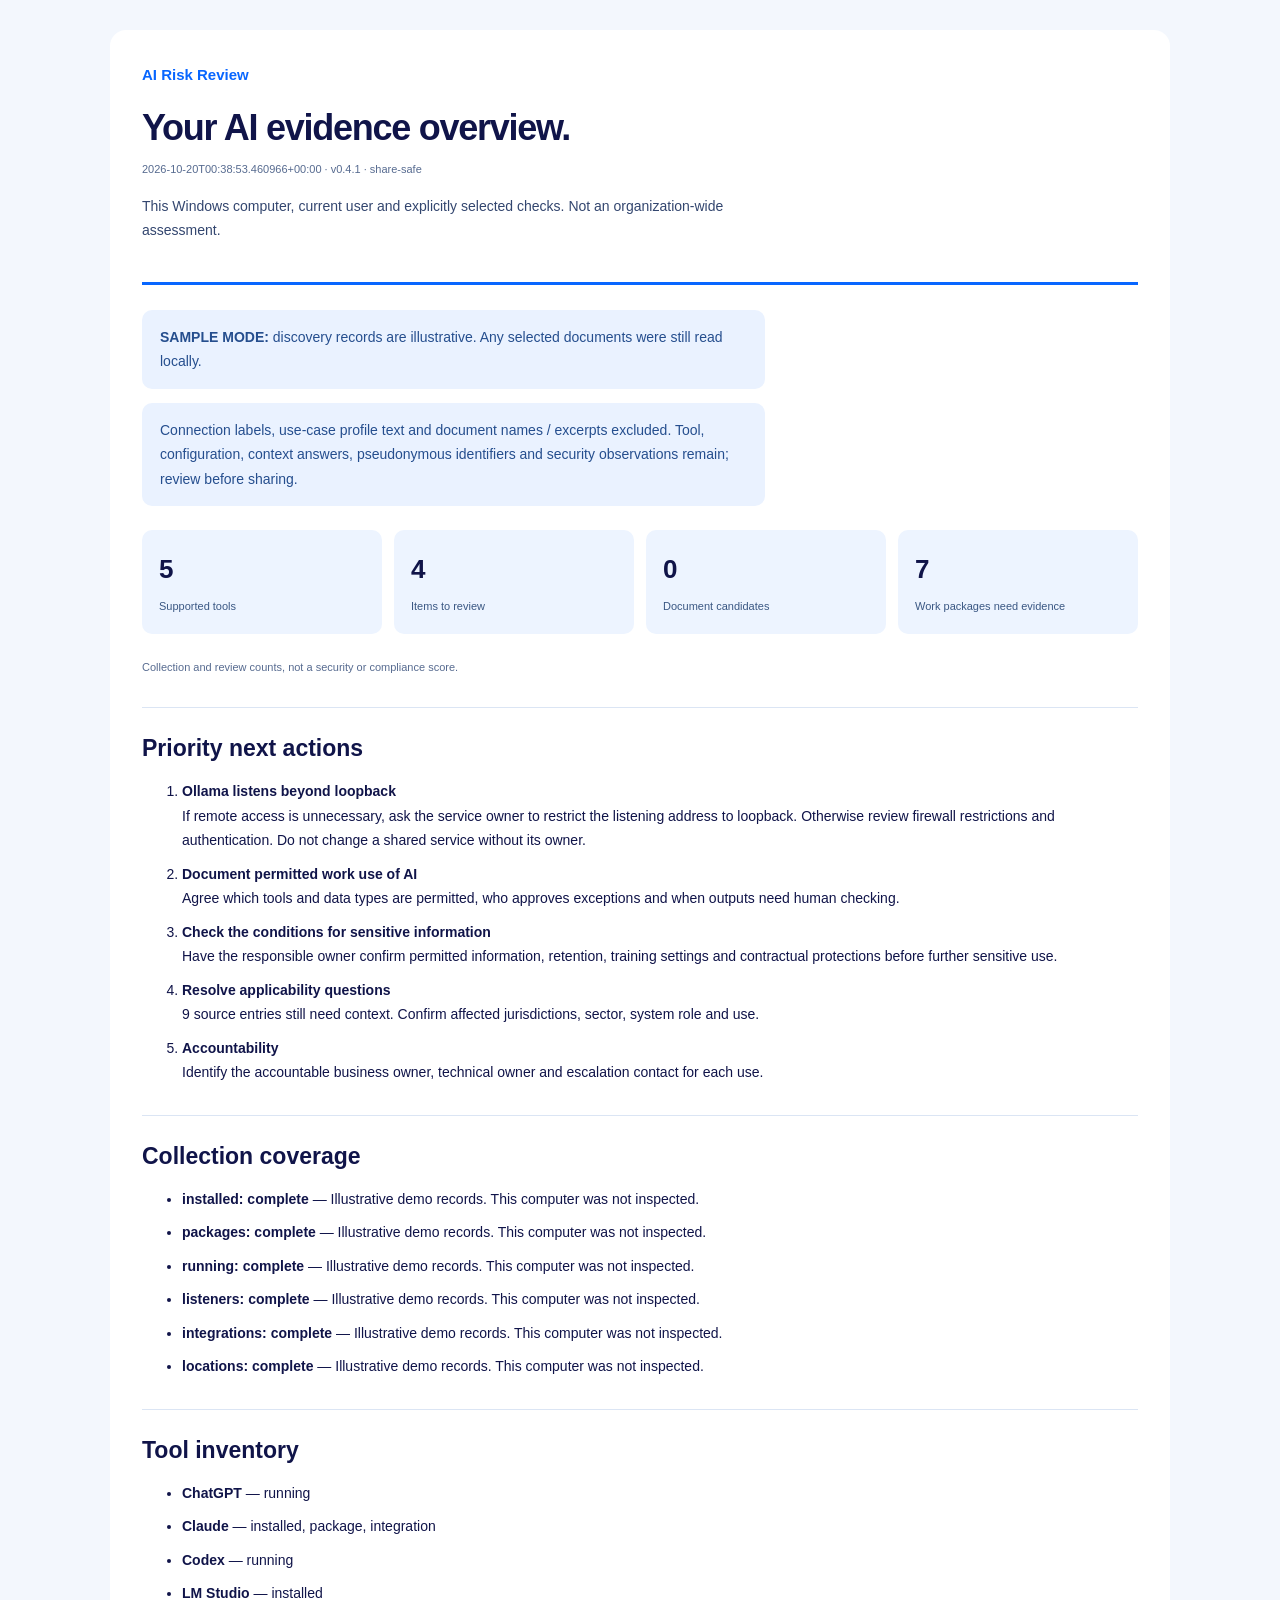
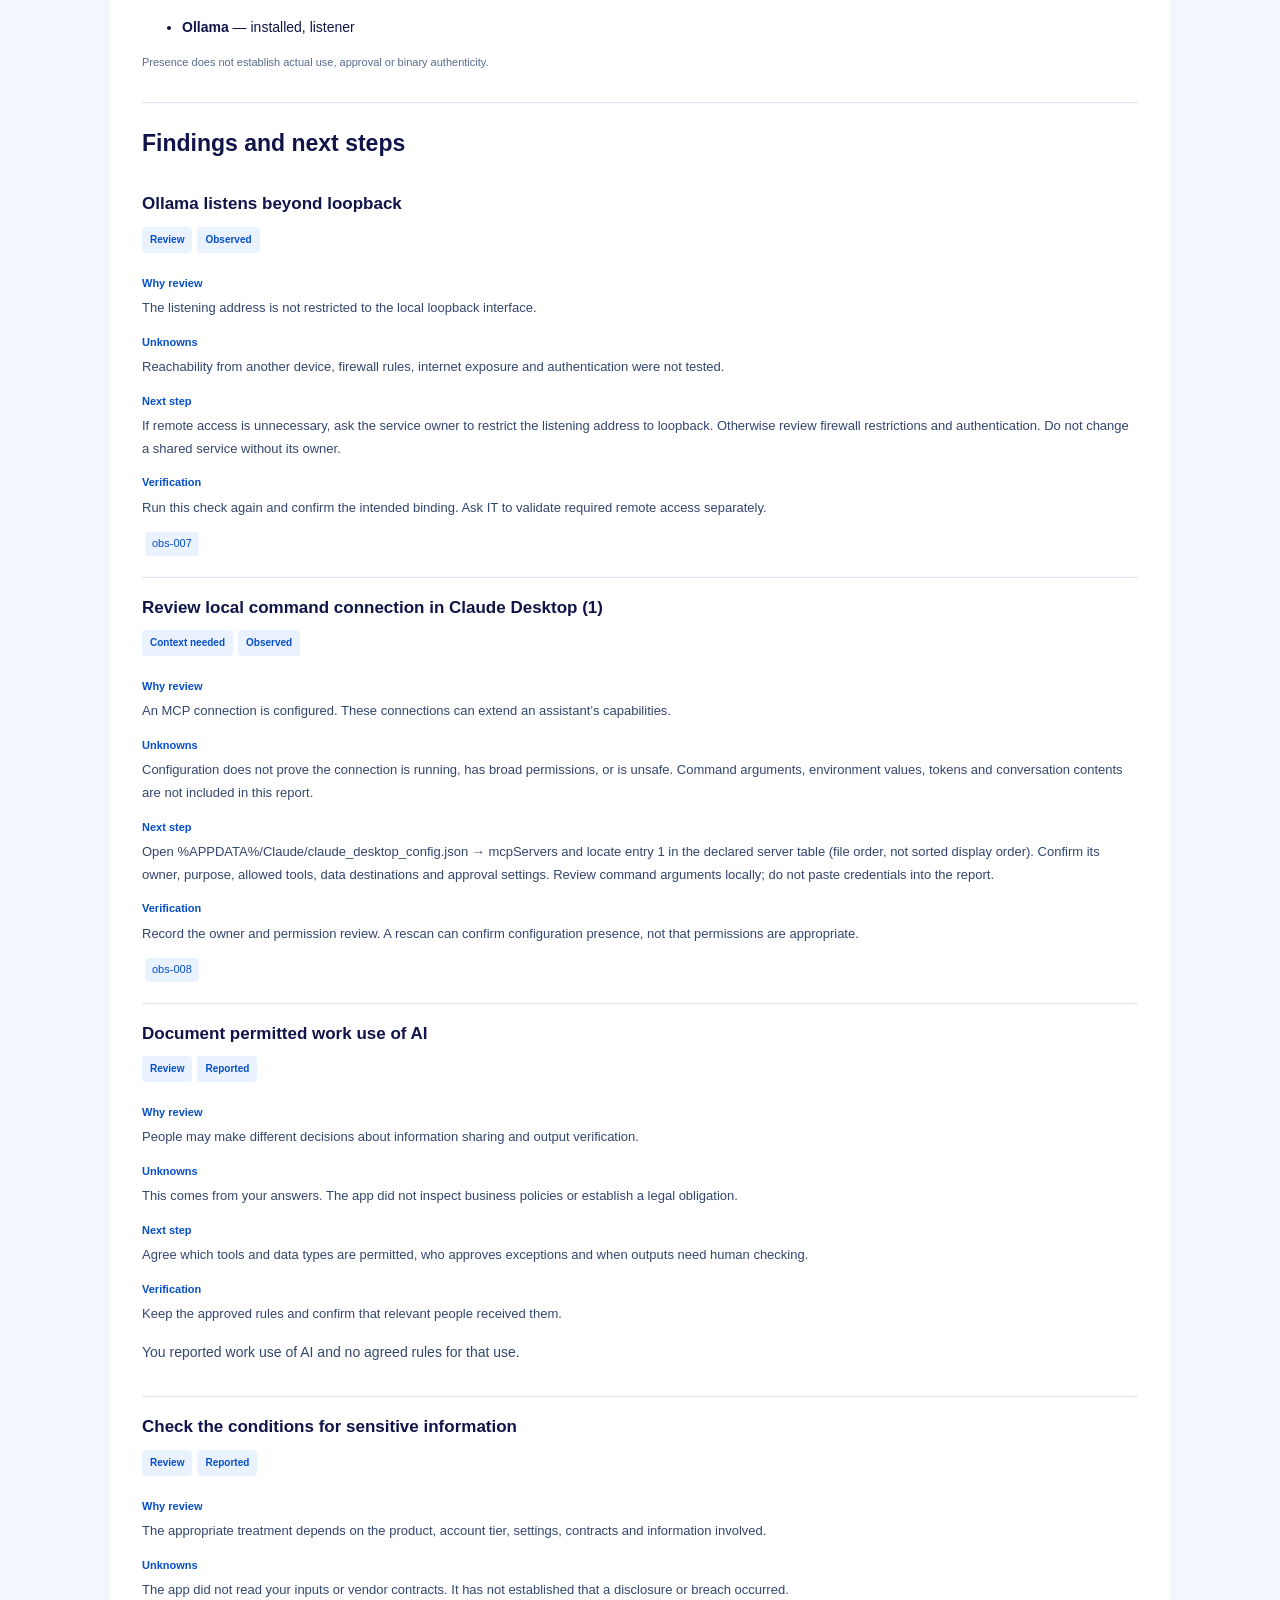
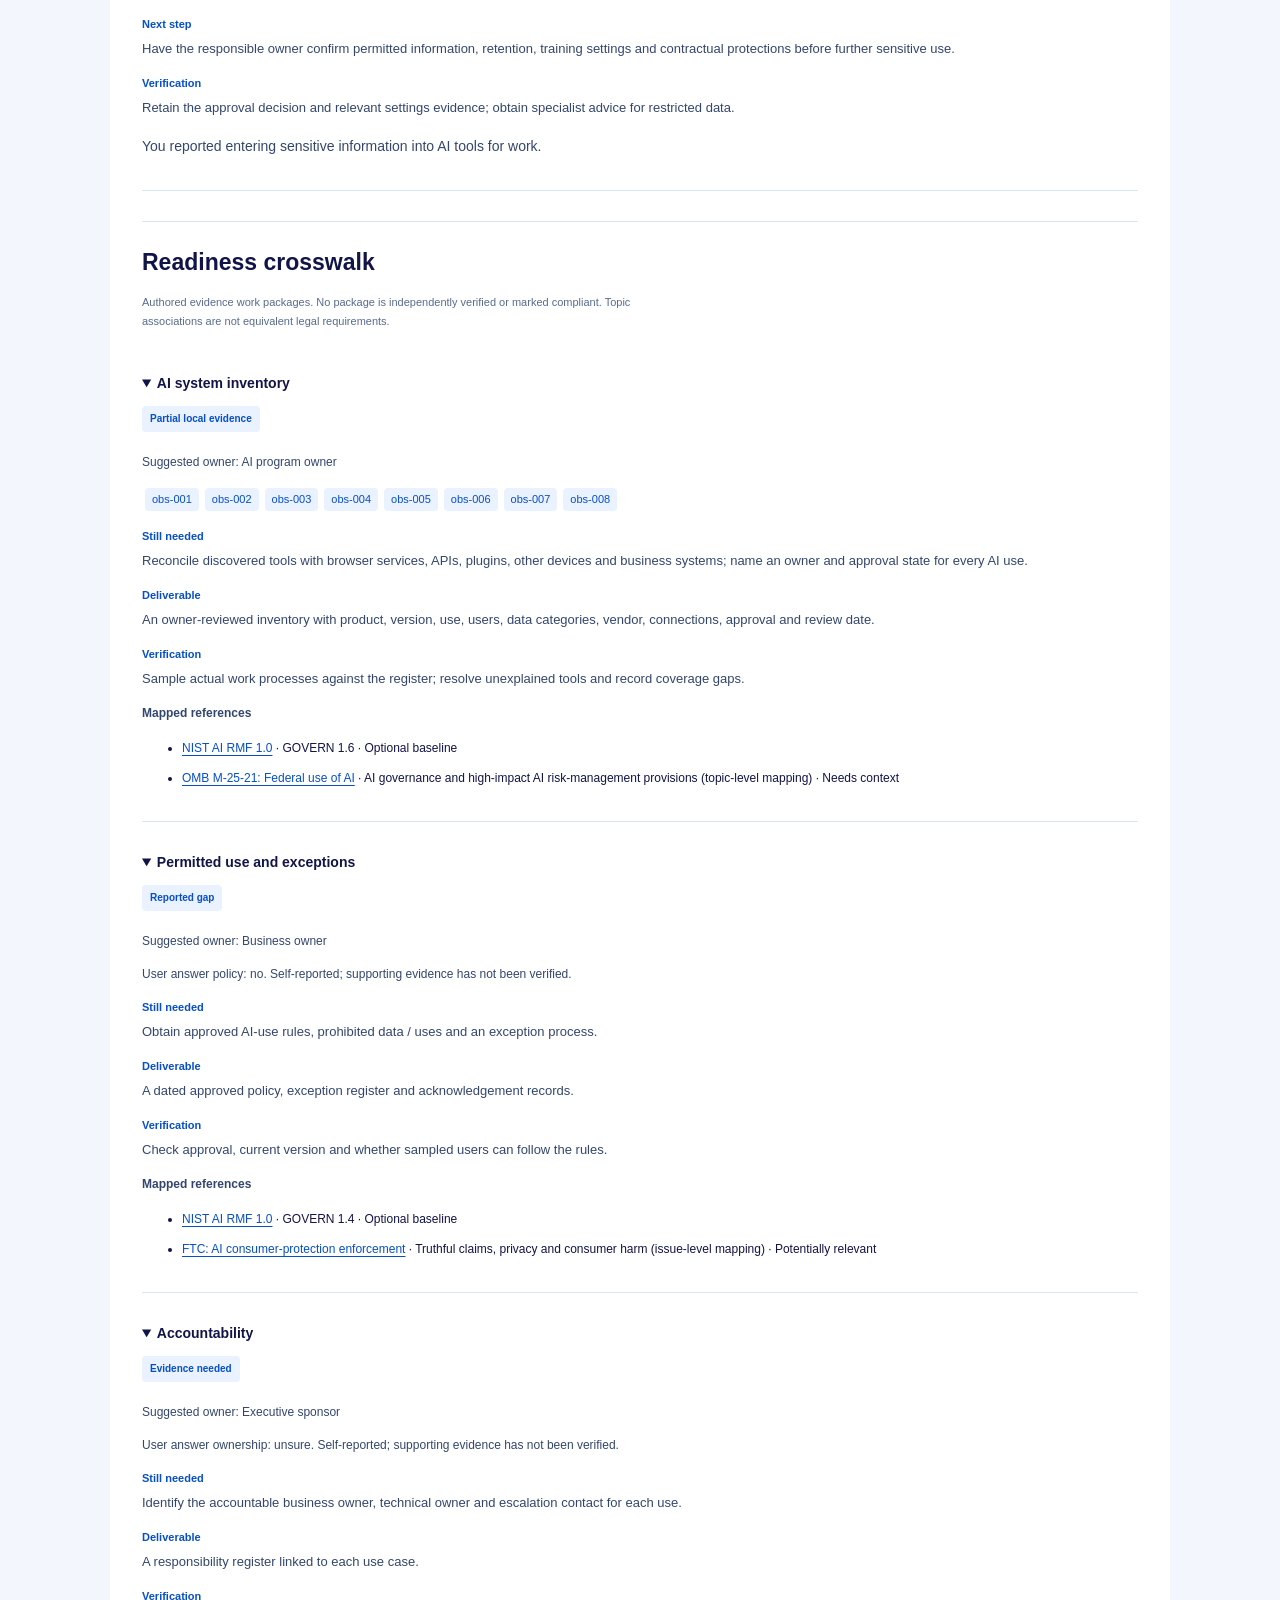
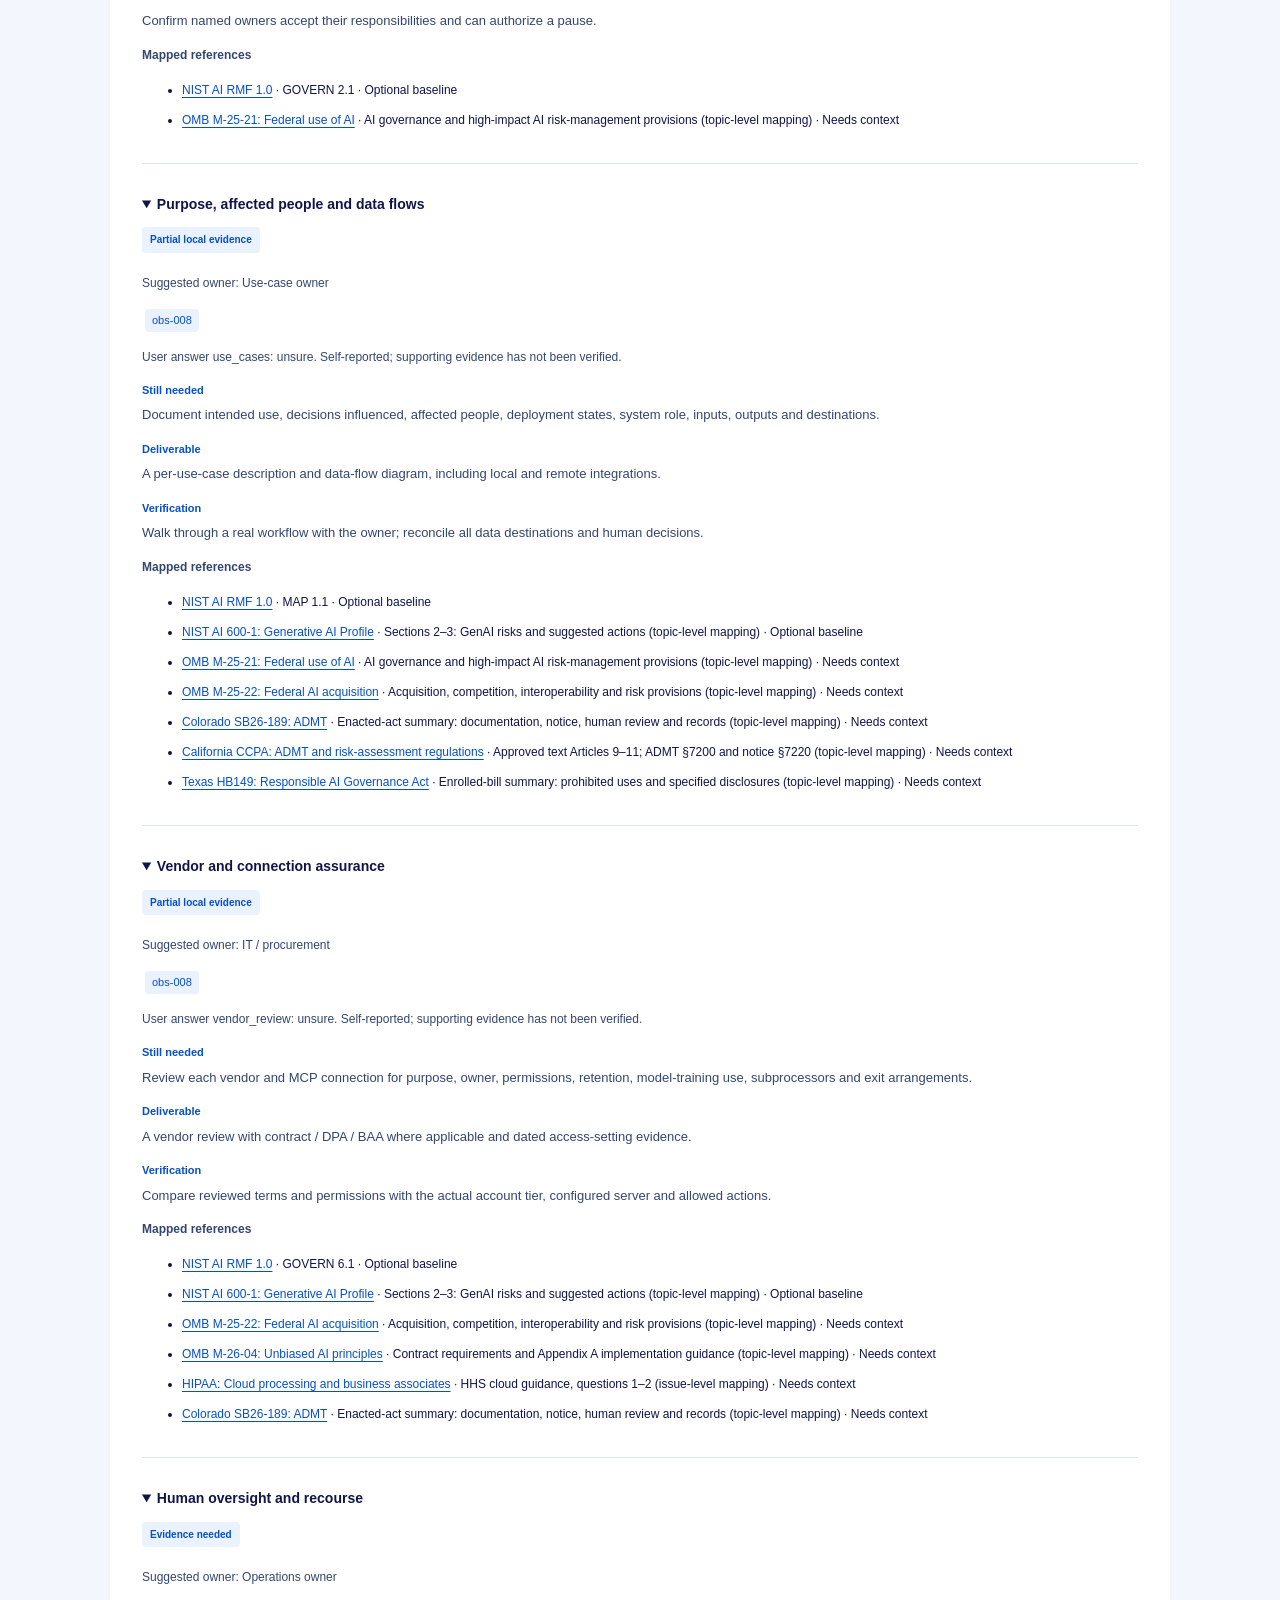
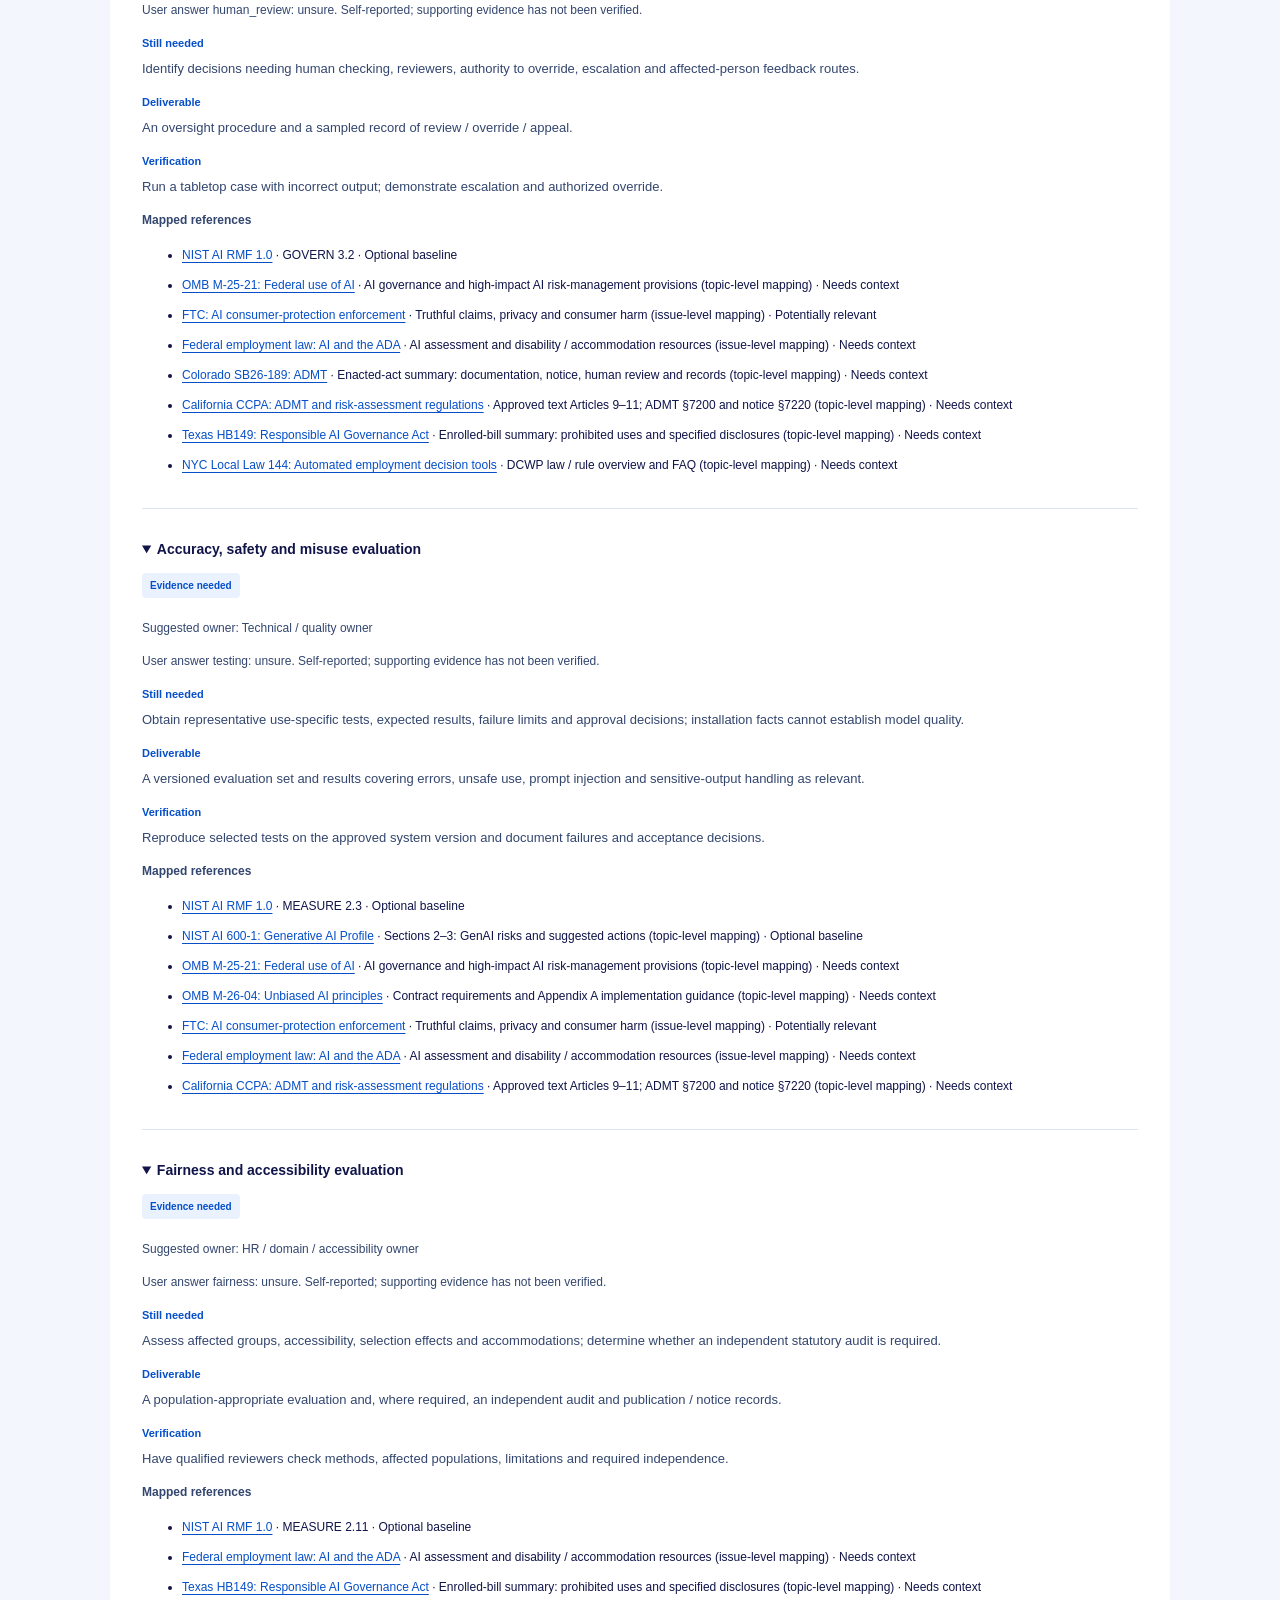
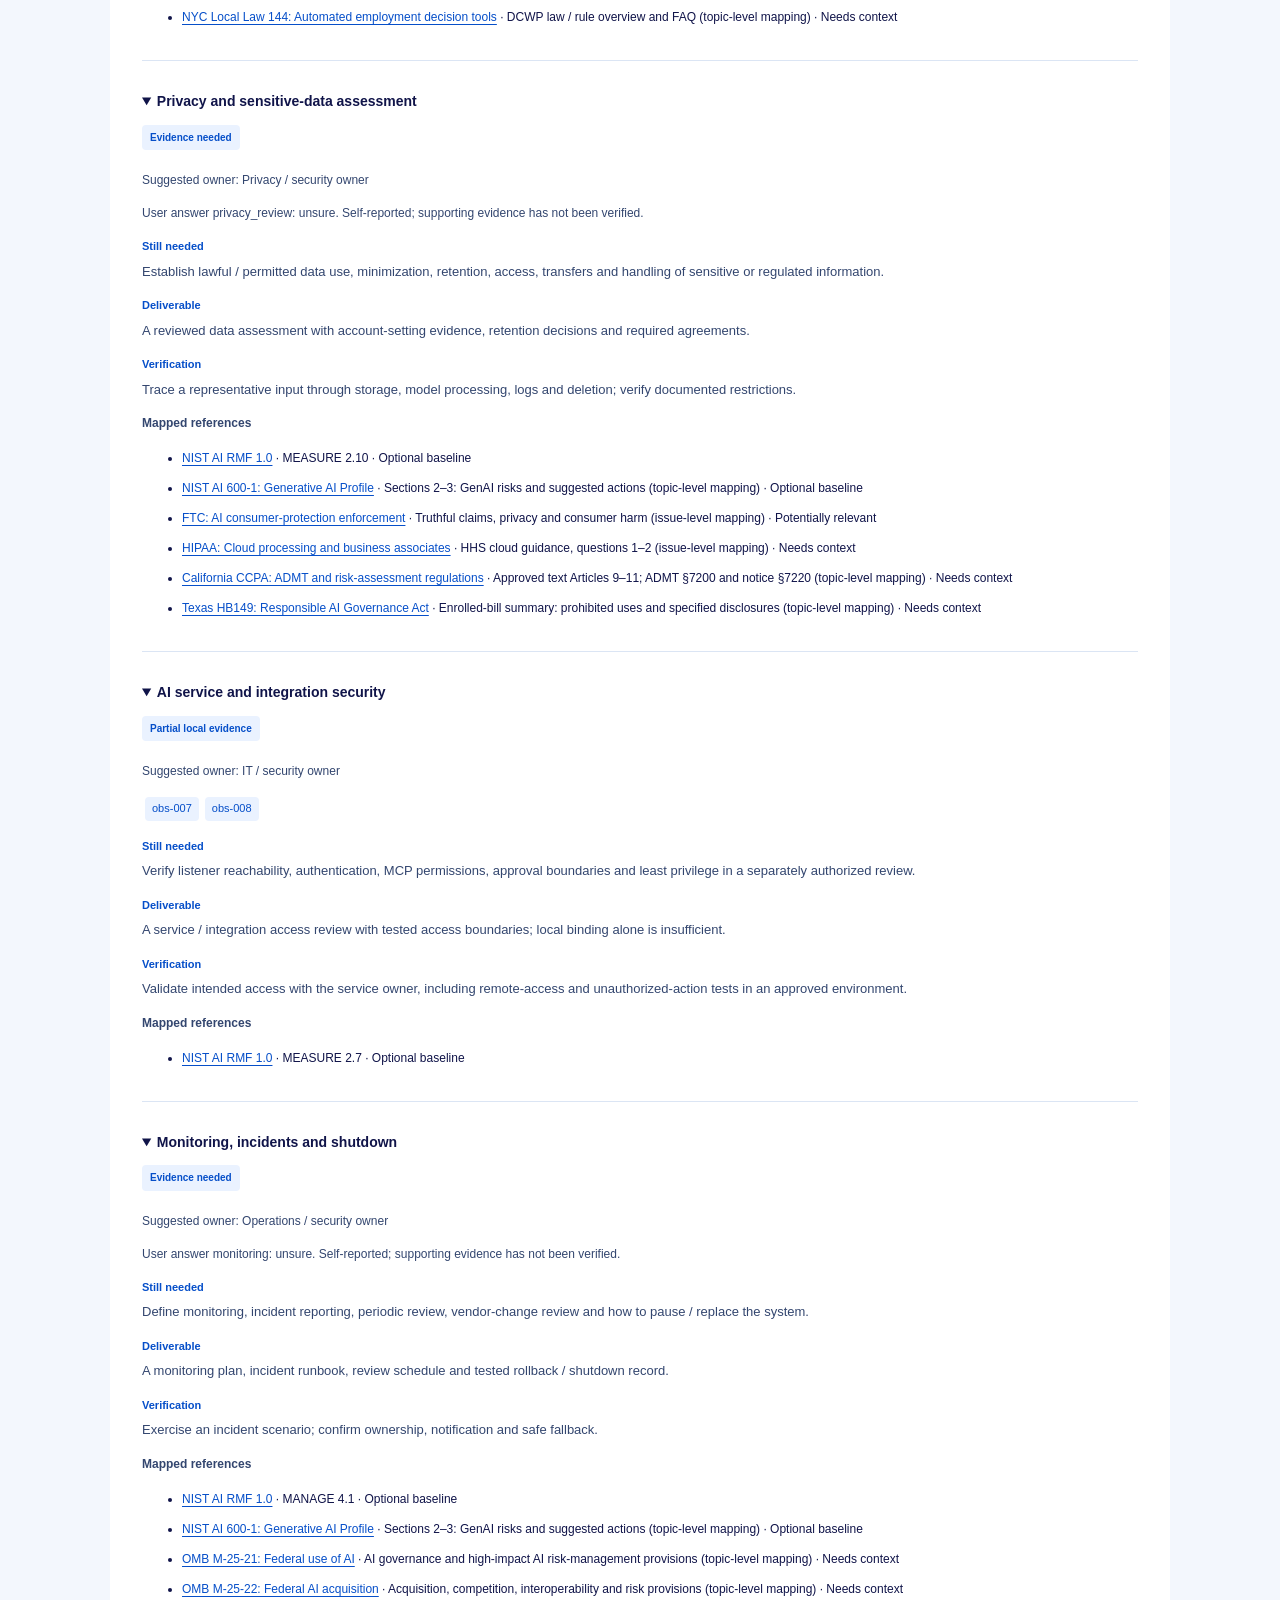
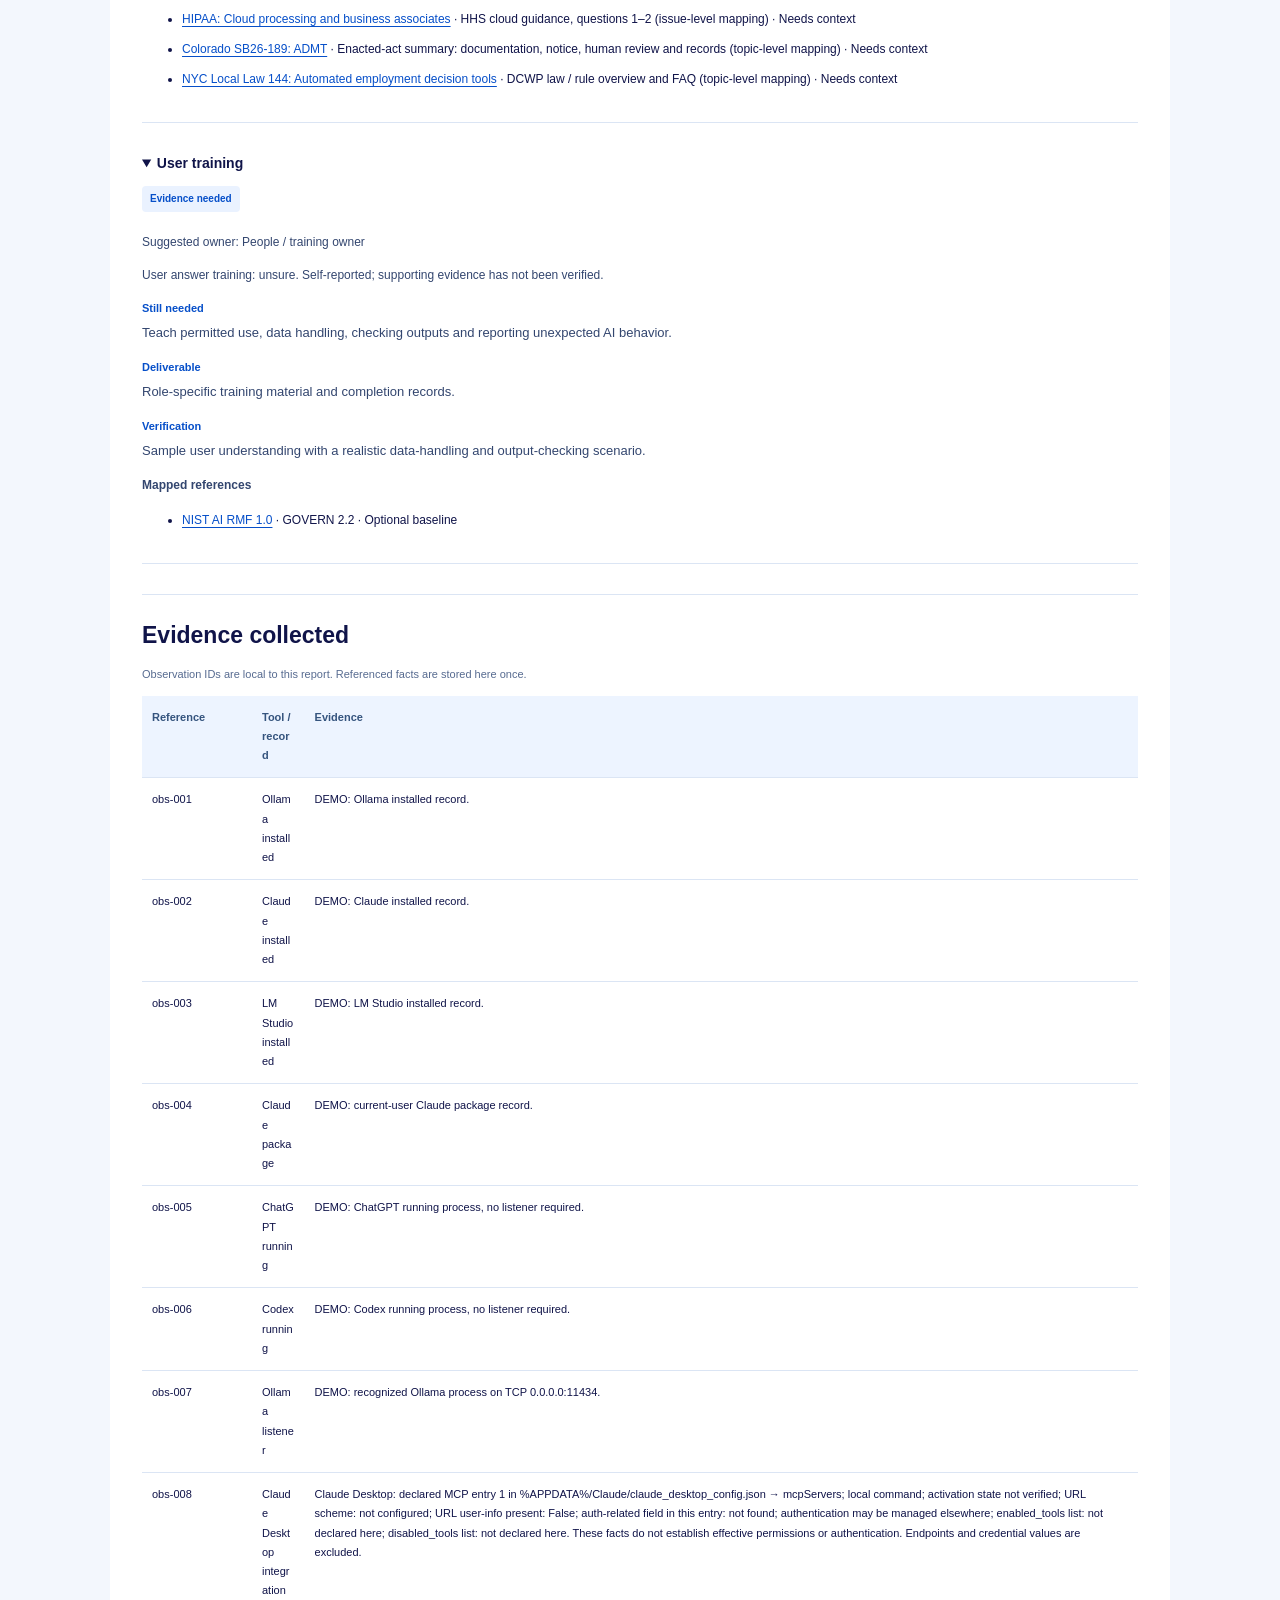
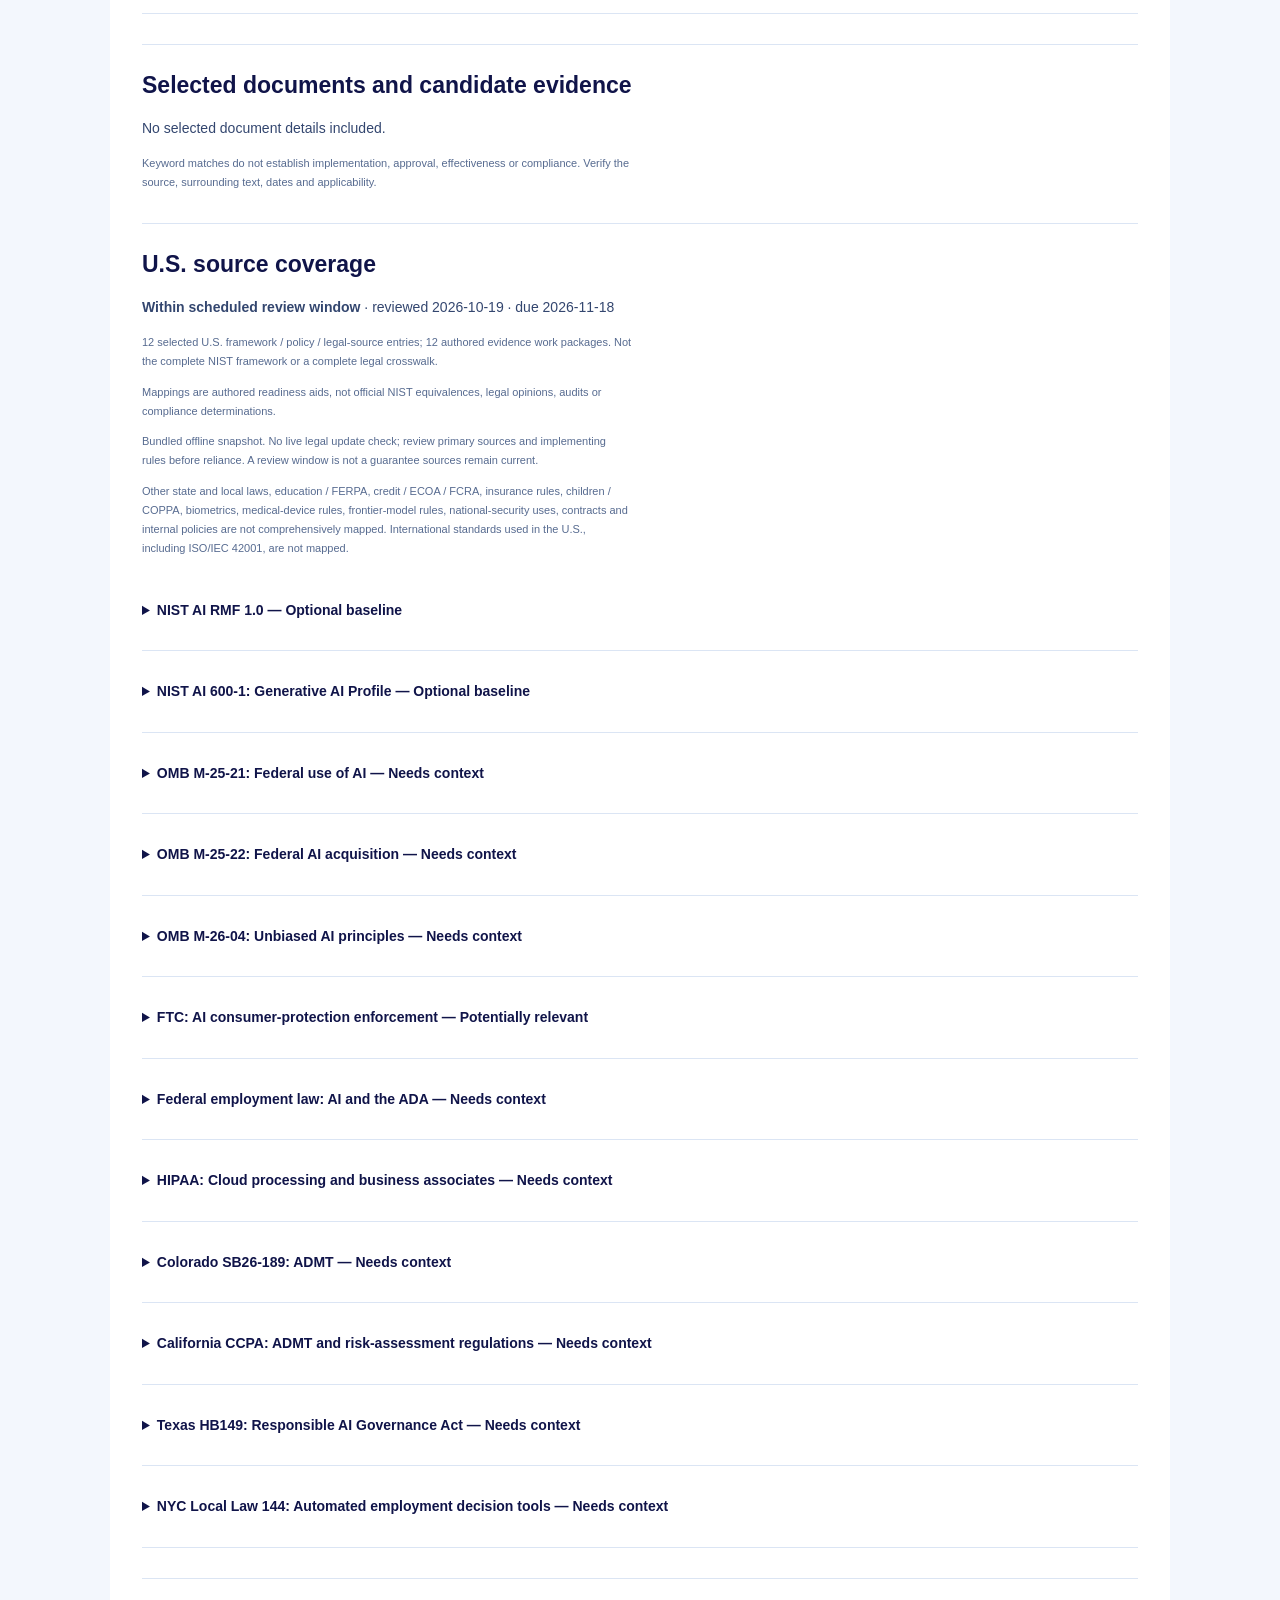
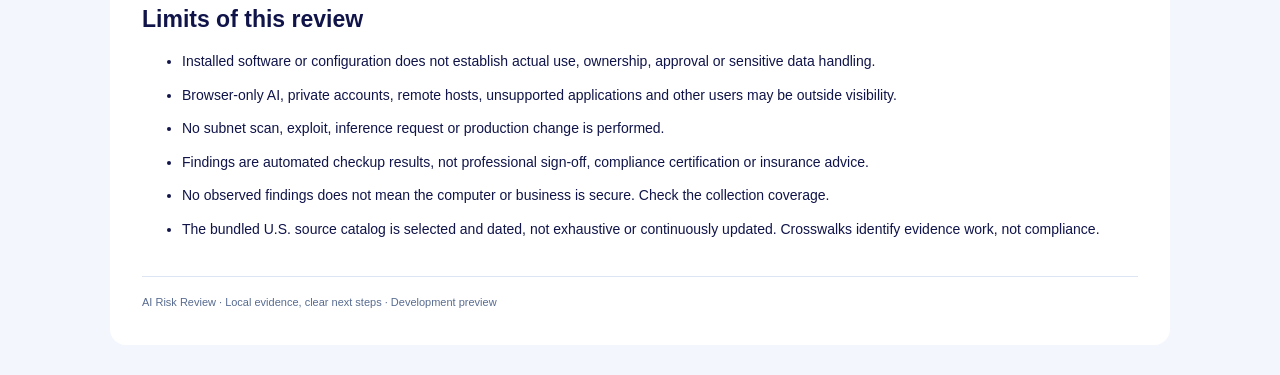
<file: examples/sample-share-safe.html>
<!doctype html><html lang="en"><head><meta charset="utf-8"><meta name="viewport" content="width=device-width,initial-scale=1"><title>AI Risk Review — Evidence report</title><meta http-equiv="Content-Security-Policy" content="default-src 'none'; style-src 'unsafe-inline'; img-src 'none'; base-uri 'none'"><style>+:root{color-scheme:light}*{box-sizing:border-box}body{font:14px/1.75 'Segoe UI',Arial,sans-serif;background:#f3f7fd;color:#101449;margin:0}main{max-width:1060px;margin:30px auto;padding:32px;background:white;border-radius:16px}h1{font-size:36px;letter-spacing:-.035em;line-height:1.2;margin:0 0 10px}h2{font-size:23px;line-height:1.3;margin:0 0 15px}h3{font-size:17px;line-height:1.4;margin:0 0 10px}p{color:#33466f;max-width:80ch;overflow-wrap:anywhere}a{color:#064fc9;text-underline-offset:3px;overflow-wrap:anywhere}header{border-bottom:3px solid #0866ff;padding-bottom:25px;margin-bottom:25px}.brand{color:#0866ff;font-weight:800;font-size:15px;margin:0 0 18px}.hint{font-size:11px;color:#576b90}.stats{display:grid;grid-template-columns:repeat(4,1fr);gap:12px;margin:24px 0}.stat{padding:17px;background:#edf4ff;border-radius:10px}.stat strong{font-size:26px;display:block}.stat span{font-size:11px;color:#3a5783}.section{border-top:1px solid #dbe5f4;padding-top:26px;margin-top:30px}.notice{background:#eaf2ff;color:#254e8e;padding:15px 18px;border-radius:10px}.card{padding:18px 0;border-bottom:1px solid #dbe5f4}.badge{display:inline-block;background:#eaf2ff;color:#064fc9;font-size:10px;font-weight:700;padding:4px 8px;border-radius:4px;margin:0 5px 8px 0}summary{cursor:pointer;font-weight:700;padding:10px 0}details p,details li{font-size:12px}dl{margin:10px 0}dt{font-size:11px;font-weight:700;color:#064fc9;margin-top:13px}dd{margin:4px 0;color:#33466f;font-size:13px}.refs a{display:inline-block;font-size:11px;background:#eaf2ff;padding:2px 7px;margin:3px;border-radius:4px;text-decoration:none}.table-wrap{overflow:auto}table{border-collapse:collapse;width:100%;font-size:11px}td,th{border-bottom:1px solid #dbe5f4;padding:12px 10px;text-align:left;vertical-align:top;overflow-wrap:anywhere}th{background:#edf4ff;color:#35547e}td:first-child{min-width:110px}blockquote{margin:12px 0;background:#f3f7fd;border-radius:8px;padding:15px;font-size:12px;overflow-wrap:anywhere}li{margin:9px 0}footer{margin-top:35px;border-top:1px solid #dbe5f4;padding-top:16px;font-size:11px;color:#576b90}:target{outline:2px solid #0866ff;outline-offset:3px}@media(max-width:650px){main{padding:24px 18px;margin:0;border-radius:0}h1{font-size:29px}.stats{grid-template-columns:1fr 1fr}}@media print{body{background:white}main{margin:0;padding:0;max-width:none}details{display:block}details>*{display:block!important}summary{list-style:none}a{color:#064fc9}h2,h3{break-after:avoid}tr,blockquote{break-inside:avoid}.stat{background:#edf4ff}}
</style></head><body><main><header><p class="brand">AI Risk Review</p><h1>Your AI evidence overview.</h1><p class="hint">2026-10-20T00:38:53.460966+00:00 · v0.4.1 · share-safe</p><p>This Windows computer, current user and explicitly selected checks. Not an organization-wide assessment.</p></header><p class="notice"><strong>SAMPLE MODE:</strong> discovery records are illustrative. Any selected documents were still read locally.</p><p class="notice">Connection labels, use-case profile text and document names / excerpts excluded. Tool, configuration, context answers, pseudonymous identifiers and security observations remain; review before sharing.</p><div class="stats"><div class="stat"><strong>5</strong><span>Supported tools</span></div><div class="stat"><strong>4</strong><span>Items to review</span></div><div class="stat"><strong>0</strong><span>Document candidates</span></div><div class="stat"><strong>7</strong><span>Work packages need evidence</span></div></div><p class="hint">Collection and review counts, not a security or compliance score.</p><section class="section"><h2>Priority next actions</h2><ol><li><strong>Ollama listens beyond loopback</strong><br>If remote access is unnecessary, ask the service owner to restrict the listening address to loopback. Otherwise review firewall restrictions and authentication. Do not change a shared service without its owner.</li><li><strong>Document permitted work use of AI</strong><br>Agree which tools and data types are permitted, who approves exceptions and when outputs need human checking.</li><li><strong>Check the conditions for sensitive information</strong><br>Have the responsible owner confirm permitted information, retention, training settings and contractual protections before further sensitive use.</li><li><strong>Resolve applicability questions</strong><br>9 source entries still need context. Confirm affected jurisdictions, sector, system role and use.</li><li><strong>Accountability</strong><br>Identify the accountable business owner, technical owner and escalation contact for each use.</li></ol></section><section class="section"><h2>Collection coverage</h2><ul><li><strong>installed: complete</strong> — Illustrative demo records. This computer was not inspected.</li><li><strong>packages: complete</strong> — Illustrative demo records. This computer was not inspected.</li><li><strong>running: complete</strong> — Illustrative demo records. This computer was not inspected.</li><li><strong>listeners: complete</strong> — Illustrative demo records. This computer was not inspected.</li><li><strong>integrations: complete</strong> — Illustrative demo records. This computer was not inspected.</li><li><strong>locations: complete</strong> — Illustrative demo records. This computer was not inspected.</li></ul></section><section class="section"><h2>Tool inventory</h2><ul><li><strong>ChatGPT</strong> — running</li><li><strong>Claude</strong> — installed, package, integration</li><li><strong>Codex</strong> — running</li><li><strong>LM Studio</strong> — installed</li><li><strong>Ollama</strong> — installed, listener</li></ul><p class="hint">Presence does not establish actual use, approval or binary authenticity.</p></section><section class="section"><h2>Findings and next steps</h2><div class="card"><h3>Ollama listens beyond loopback</h3><span class="badge">Review</span><span class="badge">Observed</span><dl><dt>Why review</dt><dd>The listening address is not restricted to the local loopback interface.</dd><dt>Unknowns</dt><dd>Reachability from another device, firewall rules, internet exposure and authentication were not tested.</dd><dt>Next step</dt><dd>If remote access is unnecessary, ask the service owner to restrict the listening address to loopback. Otherwise review firewall restrictions and authentication. Do not change a shared service without its owner.</dd><dt>Verification</dt><dd>Run this check again and confirm the intended binding. Ask IT to validate required remote access separately.</dd></dl><div class="refs"><a href="#obs-007">obs-007</a></div></div><div class="card"><h3>Review local command connection in Claude Desktop (1)</h3><span class="badge">Context needed</span><span class="badge">Observed</span><dl><dt>Why review</dt><dd>An MCP connection is configured. These connections can extend an assistant’s capabilities.</dd><dt>Unknowns</dt><dd>Configuration does not prove the connection is running, has broad permissions, or is unsafe. Command arguments, environment values, tokens and conversation contents are not included in this report.</dd><dt>Next step</dt><dd>Open %APPDATA%/Claude/claude_desktop_config.json → mcpServers and locate entry 1 in the declared server table (file order, not sorted display order). Confirm its owner, purpose, allowed tools, data destinations and approval settings. Review command arguments locally; do not paste credentials into the report.</dd><dt>Verification</dt><dd>Record the owner and permission review. A rescan can confirm configuration presence, not that permissions are appropriate.</dd></dl><div class="refs"><a href="#obs-008">obs-008</a></div></div><div class="card"><h3>Document permitted work use of AI</h3><span class="badge">Review</span><span class="badge">Reported</span><dl><dt>Why review</dt><dd>People may make different decisions about information sharing and output verification.</dd><dt>Unknowns</dt><dd>This comes from your answers. The app did not inspect business policies or establish a legal obligation.</dd><dt>Next step</dt><dd>Agree which tools and data types are permitted, who approves exceptions and when outputs need human checking.</dd><dt>Verification</dt><dd>Keep the approved rules and confirm that relevant people received them.</dd></dl><p>You reported work use of AI and no agreed rules for that use.</p></div><div class="card"><h3>Check the conditions for sensitive information</h3><span class="badge">Review</span><span class="badge">Reported</span><dl><dt>Why review</dt><dd>The appropriate treatment depends on the product, account tier, settings, contracts and information involved.</dd><dt>Unknowns</dt><dd>The app did not read your inputs or vendor contracts. It has not established that a disclosure or breach occurred.</dd><dt>Next step</dt><dd>Have the responsible owner confirm permitted information, retention, training settings and contractual protections before further sensitive use.</dd><dt>Verification</dt><dd>Retain the approval decision and relevant settings evidence; obtain specialist advice for restricted data.</dd></dl><p>You reported entering sensitive information into AI tools for work.</p></div></section><section class="section"><h2>Readiness crosswalk</h2><p class="hint">Authored evidence work packages. No package is independently verified or marked compliant. Topic associations are not equivalent legal requirements.</p><details class="card" open><summary>AI system inventory</summary><span class="badge">Partial local evidence</span><p>Suggested owner: AI program owner</p><div class="refs"><a href="#obs-001">obs-001</a><a href="#obs-002">obs-002</a><a href="#obs-003">obs-003</a><a href="#obs-004">obs-004</a><a href="#obs-005">obs-005</a><a href="#obs-006">obs-006</a><a href="#obs-007">obs-007</a><a href="#obs-008">obs-008</a></div><dl><dt>Still needed</dt><dd>Reconcile discovered tools with browser services, APIs, plugins, other devices and business systems; name an owner and approval state for every AI use.</dd><dt>Deliverable</dt><dd>An owner-reviewed inventory with product, version, use, users, data categories, vendor, connections, approval and review date.</dd><dt>Verification</dt><dd>Sample actual work processes against the register; resolve unexplained tools and record coverage gaps.</dd></dl><p><strong>Mapped references</strong></p><ul><li><a href="https://airc.nist.gov/airmf-resources/airmf/5-sec-core/">NIST AI RMF 1.0</a> · GOVERN 1.6 · Optional baseline</li><li><a href="https://www.whitehouse.gov/wp-content/uploads/2025/02/M-25-21-Accelerating-Federal-Use-of-AI-through-Innovation-Governance-and-Public-Trust.pdf">OMB M-25-21: Federal use of AI</a> · AI governance and high-impact AI risk-management provisions (topic-level mapping) · Needs context</li></ul></details><details class="card" open><summary>Permitted use and exceptions</summary><span class="badge">Reported gap</span><p>Suggested owner: Business owner</p><div class="refs"></div><p>User answer policy: no. Self-reported; supporting evidence has not been verified.</p><dl><dt>Still needed</dt><dd>Obtain approved AI-use rules, prohibited data / uses and an exception process.</dd><dt>Deliverable</dt><dd>A dated approved policy, exception register and acknowledgement records.</dd><dt>Verification</dt><dd>Check approval, current version and whether sampled users can follow the rules.</dd></dl><p><strong>Mapped references</strong></p><ul><li><a href="https://airc.nist.gov/airmf-resources/airmf/5-sec-core/">NIST AI RMF 1.0</a> · GOVERN 1.4 · Optional baseline</li><li><a href="https://www.ftc.gov/industry/technology/artificial-intelligence">FTC: AI consumer-protection enforcement</a> · Truthful claims, privacy and consumer harm (issue-level mapping) · Potentially relevant</li></ul></details><details class="card" open><summary>Accountability</summary><span class="badge">Evidence needed</span><p>Suggested owner: Executive sponsor</p><div class="refs"></div><p>User answer ownership: unsure. Self-reported; supporting evidence has not been verified.</p><dl><dt>Still needed</dt><dd>Identify the accountable business owner, technical owner and escalation contact for each use.</dd><dt>Deliverable</dt><dd>A responsibility register linked to each use case.</dd><dt>Verification</dt><dd>Confirm named owners accept their responsibilities and can authorize a pause.</dd></dl><p><strong>Mapped references</strong></p><ul><li><a href="https://airc.nist.gov/airmf-resources/airmf/5-sec-core/">NIST AI RMF 1.0</a> · GOVERN 2.1 · Optional baseline</li><li><a href="https://www.whitehouse.gov/wp-content/uploads/2025/02/M-25-21-Accelerating-Federal-Use-of-AI-through-Innovation-Governance-and-Public-Trust.pdf">OMB M-25-21: Federal use of AI</a> · AI governance and high-impact AI risk-management provisions (topic-level mapping) · Needs context</li></ul></details><details class="card" open><summary>Purpose, affected people and data flows</summary><span class="badge">Partial local evidence</span><p>Suggested owner: Use-case owner</p><div class="refs"><a href="#obs-008">obs-008</a></div><p>User answer use_cases: unsure. Self-reported; supporting evidence has not been verified.</p><dl><dt>Still needed</dt><dd>Document intended use, decisions influenced, affected people, deployment states, system role, inputs, outputs and destinations.</dd><dt>Deliverable</dt><dd>A per-use-case description and data-flow diagram, including local and remote integrations.</dd><dt>Verification</dt><dd>Walk through a real workflow with the owner; reconcile all data destinations and human decisions.</dd></dl><p><strong>Mapped references</strong></p><ul><li><a href="https://airc.nist.gov/airmf-resources/airmf/5-sec-core/">NIST AI RMF 1.0</a> · MAP 1.1 · Optional baseline</li><li><a href="https://nvlpubs.nist.gov/nistpubs/ai/NIST.AI.600-1.pdf">NIST AI 600-1: Generative AI Profile</a> · Sections 2–3: GenAI risks and suggested actions (topic-level mapping) · Optional baseline</li><li><a href="https://www.whitehouse.gov/wp-content/uploads/2025/02/M-25-21-Accelerating-Federal-Use-of-AI-through-Innovation-Governance-and-Public-Trust.pdf">OMB M-25-21: Federal use of AI</a> · AI governance and high-impact AI risk-management provisions (topic-level mapping) · Needs context</li><li><a href="https://www.whitehouse.gov/wp-content/uploads/2025/02/M-25-22-Driving-Efficient-Acquisition-of-Artificial-Intelligence-in-Government.pdf">OMB M-25-22: Federal AI acquisition</a> · Acquisition, competition, interoperability and risk provisions (topic-level mapping) · Needs context</li><li><a href="https://www.leg.colorado.gov/bills/SB26-189">Colorado SB26-189: ADMT</a> · Enacted-act summary: documentation, notice, human review and records (topic-level mapping) · Needs context</li><li><a href="https://cppa.ca.gov/regulations/ccpa_updates.html">California CCPA: ADMT and risk-assessment regulations</a> · Approved text Articles 9–11; ADMT §7200 and notice §7220 (topic-level mapping) · Needs context</li><li><a href="https://capitol.texas.gov/billlookup/BillSummary.aspx?Bill=HB149&amp;LegSess=89R">Texas HB149: Responsible AI Governance Act</a> · Enrolled-bill summary: prohibited uses and specified disclosures (topic-level mapping) · Needs context</li></ul></details><details class="card" open><summary>Vendor and connection assurance</summary><span class="badge">Partial local evidence</span><p>Suggested owner: IT / procurement</p><div class="refs"><a href="#obs-008">obs-008</a></div><p>User answer vendor_review: unsure. Self-reported; supporting evidence has not been verified.</p><dl><dt>Still needed</dt><dd>Review each vendor and MCP connection for purpose, owner, permissions, retention, model-training use, subprocessors and exit arrangements.</dd><dt>Deliverable</dt><dd>A vendor review with contract / DPA / BAA where applicable and dated access-setting evidence.</dd><dt>Verification</dt><dd>Compare reviewed terms and permissions with the actual account tier, configured server and allowed actions.</dd></dl><p><strong>Mapped references</strong></p><ul><li><a href="https://airc.nist.gov/airmf-resources/airmf/5-sec-core/">NIST AI RMF 1.0</a> · GOVERN 6.1 · Optional baseline</li><li><a href="https://nvlpubs.nist.gov/nistpubs/ai/NIST.AI.600-1.pdf">NIST AI 600-1: Generative AI Profile</a> · Sections 2–3: GenAI risks and suggested actions (topic-level mapping) · Optional baseline</li><li><a href="https://www.whitehouse.gov/wp-content/uploads/2025/02/M-25-22-Driving-Efficient-Acquisition-of-Artificial-Intelligence-in-Government.pdf">OMB M-25-22: Federal AI acquisition</a> · Acquisition, competition, interoperability and risk provisions (topic-level mapping) · Needs context</li><li><a href="https://www.whitehouse.gov/wp-content/uploads/2025/12/M-26-04-Increasing-Public-Trust-in-Artificial-Intelligence-Through-Unbiased-AI-Principles.pdf">OMB M-26-04: Unbiased AI principles</a> · Contract requirements and Appendix A implementation guidance (topic-level mapping) · Needs context</li><li><a href="https://www.hhs.gov/hipaa/for-professionals/special-topics/health-information-technology/cloud-computing/index.html">HIPAA: Cloud processing and business associates</a> · HHS cloud guidance, questions 1–2 (issue-level mapping) · Needs context</li><li><a href="https://www.leg.colorado.gov/bills/SB26-189">Colorado SB26-189: ADMT</a> · Enacted-act summary: documentation, notice, human review and records (topic-level mapping) · Needs context</li></ul></details><details class="card" open><summary>Human oversight and recourse</summary><span class="badge">Evidence needed</span><p>Suggested owner: Operations owner</p><div class="refs"></div><p>User answer human_review: unsure. Self-reported; supporting evidence has not been verified.</p><dl><dt>Still needed</dt><dd>Identify decisions needing human checking, reviewers, authority to override, escalation and affected-person feedback routes.</dd><dt>Deliverable</dt><dd>An oversight procedure and a sampled record of review / override / appeal.</dd><dt>Verification</dt><dd>Run a tabletop case with incorrect output; demonstrate escalation and authorized override.</dd></dl><p><strong>Mapped references</strong></p><ul><li><a href="https://airc.nist.gov/airmf-resources/airmf/5-sec-core/">NIST AI RMF 1.0</a> · GOVERN 3.2 · Optional baseline</li><li><a href="https://www.whitehouse.gov/wp-content/uploads/2025/02/M-25-21-Accelerating-Federal-Use-of-AI-through-Innovation-Governance-and-Public-Trust.pdf">OMB M-25-21: Federal use of AI</a> · AI governance and high-impact AI risk-management provisions (topic-level mapping) · Needs context</li><li><a href="https://www.ftc.gov/industry/technology/artificial-intelligence">FTC: AI consumer-protection enforcement</a> · Truthful claims, privacy and consumer harm (issue-level mapping) · Potentially relevant</li><li><a href="https://www.eeoc.gov/eeoc-disability-related-resources/artificial-intelligence-and-ada">Federal employment law: AI and the ADA</a> · AI assessment and disability / accommodation resources (issue-level mapping) · Needs context</li><li><a href="https://www.leg.colorado.gov/bills/SB26-189">Colorado SB26-189: ADMT</a> · Enacted-act summary: documentation, notice, human review and records (topic-level mapping) · Needs context</li><li><a href="https://cppa.ca.gov/regulations/ccpa_updates.html">California CCPA: ADMT and risk-assessment regulations</a> · Approved text Articles 9–11; ADMT §7200 and notice §7220 (topic-level mapping) · Needs context</li><li><a href="https://capitol.texas.gov/billlookup/BillSummary.aspx?Bill=HB149&amp;LegSess=89R">Texas HB149: Responsible AI Governance Act</a> · Enrolled-bill summary: prohibited uses and specified disclosures (topic-level mapping) · Needs context</li><li><a href="https://www.nyc.gov/site/dca/about/automated-employment-decision-tools.page">NYC Local Law 144: Automated employment decision tools</a> · DCWP law / rule overview and FAQ (topic-level mapping) · Needs context</li></ul></details><details class="card" open><summary>Accuracy, safety and misuse evaluation</summary><span class="badge">Evidence needed</span><p>Suggested owner: Technical / quality owner</p><div class="refs"></div><p>User answer testing: unsure. Self-reported; supporting evidence has not been verified.</p><dl><dt>Still needed</dt><dd>Obtain representative use-specific tests, expected results, failure limits and approval decisions; installation facts cannot establish model quality.</dd><dt>Deliverable</dt><dd>A versioned evaluation set and results covering errors, unsafe use, prompt injection and sensitive-output handling as relevant.</dd><dt>Verification</dt><dd>Reproduce selected tests on the approved system version and document failures and acceptance decisions.</dd></dl><p><strong>Mapped references</strong></p><ul><li><a href="https://airc.nist.gov/airmf-resources/airmf/5-sec-core/">NIST AI RMF 1.0</a> · MEASURE 2.3 · Optional baseline</li><li><a href="https://nvlpubs.nist.gov/nistpubs/ai/NIST.AI.600-1.pdf">NIST AI 600-1: Generative AI Profile</a> · Sections 2–3: GenAI risks and suggested actions (topic-level mapping) · Optional baseline</li><li><a href="https://www.whitehouse.gov/wp-content/uploads/2025/02/M-25-21-Accelerating-Federal-Use-of-AI-through-Innovation-Governance-and-Public-Trust.pdf">OMB M-25-21: Federal use of AI</a> · AI governance and high-impact AI risk-management provisions (topic-level mapping) · Needs context</li><li><a href="https://www.whitehouse.gov/wp-content/uploads/2025/12/M-26-04-Increasing-Public-Trust-in-Artificial-Intelligence-Through-Unbiased-AI-Principles.pdf">OMB M-26-04: Unbiased AI principles</a> · Contract requirements and Appendix A implementation guidance (topic-level mapping) · Needs context</li><li><a href="https://www.ftc.gov/industry/technology/artificial-intelligence">FTC: AI consumer-protection enforcement</a> · Truthful claims, privacy and consumer harm (issue-level mapping) · Potentially relevant</li><li><a href="https://www.eeoc.gov/eeoc-disability-related-resources/artificial-intelligence-and-ada">Federal employment law: AI and the ADA</a> · AI assessment and disability / accommodation resources (issue-level mapping) · Needs context</li><li><a href="https://cppa.ca.gov/regulations/ccpa_updates.html">California CCPA: ADMT and risk-assessment regulations</a> · Approved text Articles 9–11; ADMT §7200 and notice §7220 (topic-level mapping) · Needs context</li></ul></details><details class="card" open><summary>Fairness and accessibility evaluation</summary><span class="badge">Evidence needed</span><p>Suggested owner: HR / domain / accessibility owner</p><div class="refs"></div><p>User answer fairness: unsure. Self-reported; supporting evidence has not been verified.</p><dl><dt>Still needed</dt><dd>Assess affected groups, accessibility, selection effects and accommodations; determine whether an independent statutory audit is required.</dd><dt>Deliverable</dt><dd>A population-appropriate evaluation and, where required, an independent audit and publication / notice records.</dd><dt>Verification</dt><dd>Have qualified reviewers check methods, affected populations, limitations and required independence.</dd></dl><p><strong>Mapped references</strong></p><ul><li><a href="https://airc.nist.gov/airmf-resources/airmf/5-sec-core/">NIST AI RMF 1.0</a> · MEASURE 2.11 · Optional baseline</li><li><a href="https://www.eeoc.gov/eeoc-disability-related-resources/artificial-intelligence-and-ada">Federal employment law: AI and the ADA</a> · AI assessment and disability / accommodation resources (issue-level mapping) · Needs context</li><li><a href="https://capitol.texas.gov/billlookup/BillSummary.aspx?Bill=HB149&amp;LegSess=89R">Texas HB149: Responsible AI Governance Act</a> · Enrolled-bill summary: prohibited uses and specified disclosures (topic-level mapping) · Needs context</li><li><a href="https://www.nyc.gov/site/dca/about/automated-employment-decision-tools.page">NYC Local Law 144: Automated employment decision tools</a> · DCWP law / rule overview and FAQ (topic-level mapping) · Needs context</li></ul></details><details class="card" open><summary>Privacy and sensitive-data assessment</summary><span class="badge">Evidence needed</span><p>Suggested owner: Privacy / security owner</p><div class="refs"></div><p>User answer privacy_review: unsure. Self-reported; supporting evidence has not been verified.</p><dl><dt>Still needed</dt><dd>Establish lawful / permitted data use, minimization, retention, access, transfers and handling of sensitive or regulated information.</dd><dt>Deliverable</dt><dd>A reviewed data assessment with account-setting evidence, retention decisions and required agreements.</dd><dt>Verification</dt><dd>Trace a representative input through storage, model processing, logs and deletion; verify documented restrictions.</dd></dl><p><strong>Mapped references</strong></p><ul><li><a href="https://airc.nist.gov/airmf-resources/airmf/5-sec-core/">NIST AI RMF 1.0</a> · MEASURE 2.10 · Optional baseline</li><li><a href="https://nvlpubs.nist.gov/nistpubs/ai/NIST.AI.600-1.pdf">NIST AI 600-1: Generative AI Profile</a> · Sections 2–3: GenAI risks and suggested actions (topic-level mapping) · Optional baseline</li><li><a href="https://www.ftc.gov/industry/technology/artificial-intelligence">FTC: AI consumer-protection enforcement</a> · Truthful claims, privacy and consumer harm (issue-level mapping) · Potentially relevant</li><li><a href="https://www.hhs.gov/hipaa/for-professionals/special-topics/health-information-technology/cloud-computing/index.html">HIPAA: Cloud processing and business associates</a> · HHS cloud guidance, questions 1–2 (issue-level mapping) · Needs context</li><li><a href="https://cppa.ca.gov/regulations/ccpa_updates.html">California CCPA: ADMT and risk-assessment regulations</a> · Approved text Articles 9–11; ADMT §7200 and notice §7220 (topic-level mapping) · Needs context</li><li><a href="https://capitol.texas.gov/billlookup/BillSummary.aspx?Bill=HB149&amp;LegSess=89R">Texas HB149: Responsible AI Governance Act</a> · Enrolled-bill summary: prohibited uses and specified disclosures (topic-level mapping) · Needs context</li></ul></details><details class="card" open><summary>AI service and integration security</summary><span class="badge">Partial local evidence</span><p>Suggested owner: IT / security owner</p><div class="refs"><a href="#obs-007">obs-007</a><a href="#obs-008">obs-008</a></div><dl><dt>Still needed</dt><dd>Verify listener reachability, authentication, MCP permissions, approval boundaries and least privilege in a separately authorized review.</dd><dt>Deliverable</dt><dd>A service / integration access review with tested access boundaries; local binding alone is insufficient.</dd><dt>Verification</dt><dd>Validate intended access with the service owner, including remote-access and unauthorized-action tests in an approved environment.</dd></dl><p><strong>Mapped references</strong></p><ul><li><a href="https://airc.nist.gov/airmf-resources/airmf/5-sec-core/">NIST AI RMF 1.0</a> · MEASURE 2.7 · Optional baseline</li></ul></details><details class="card" open><summary>Monitoring, incidents and shutdown</summary><span class="badge">Evidence needed</span><p>Suggested owner: Operations / security owner</p><div class="refs"></div><p>User answer monitoring: unsure. Self-reported; supporting evidence has not been verified.</p><dl><dt>Still needed</dt><dd>Define monitoring, incident reporting, periodic review, vendor-change review and how to pause / replace the system.</dd><dt>Deliverable</dt><dd>A monitoring plan, incident runbook, review schedule and tested rollback / shutdown record.</dd><dt>Verification</dt><dd>Exercise an incident scenario; confirm ownership, notification and safe fallback.</dd></dl><p><strong>Mapped references</strong></p><ul><li><a href="https://airc.nist.gov/airmf-resources/airmf/5-sec-core/">NIST AI RMF 1.0</a> · MANAGE 4.1 · Optional baseline</li><li><a href="https://nvlpubs.nist.gov/nistpubs/ai/NIST.AI.600-1.pdf">NIST AI 600-1: Generative AI Profile</a> · Sections 2–3: GenAI risks and suggested actions (topic-level mapping) · Optional baseline</li><li><a href="https://www.whitehouse.gov/wp-content/uploads/2025/02/M-25-21-Accelerating-Federal-Use-of-AI-through-Innovation-Governance-and-Public-Trust.pdf">OMB M-25-21: Federal use of AI</a> · AI governance and high-impact AI risk-management provisions (topic-level mapping) · Needs context</li><li><a href="https://www.whitehouse.gov/wp-content/uploads/2025/02/M-25-22-Driving-Efficient-Acquisition-of-Artificial-Intelligence-in-Government.pdf">OMB M-25-22: Federal AI acquisition</a> · Acquisition, competition, interoperability and risk provisions (topic-level mapping) · Needs context</li><li><a href="https://www.hhs.gov/hipaa/for-professionals/special-topics/health-information-technology/cloud-computing/index.html">HIPAA: Cloud processing and business associates</a> · HHS cloud guidance, questions 1–2 (issue-level mapping) · Needs context</li><li><a href="https://www.leg.colorado.gov/bills/SB26-189">Colorado SB26-189: ADMT</a> · Enacted-act summary: documentation, notice, human review and records (topic-level mapping) · Needs context</li><li><a href="https://www.nyc.gov/site/dca/about/automated-employment-decision-tools.page">NYC Local Law 144: Automated employment decision tools</a> · DCWP law / rule overview and FAQ (topic-level mapping) · Needs context</li></ul></details><details class="card" open><summary>User training</summary><span class="badge">Evidence needed</span><p>Suggested owner: People / training owner</p><div class="refs"></div><p>User answer training: unsure. Self-reported; supporting evidence has not been verified.</p><dl><dt>Still needed</dt><dd>Teach permitted use, data handling, checking outputs and reporting unexpected AI behavior.</dd><dt>Deliverable</dt><dd>Role-specific training material and completion records.</dd><dt>Verification</dt><dd>Sample user understanding with a realistic data-handling and output-checking scenario.</dd></dl><p><strong>Mapped references</strong></p><ul><li><a href="https://airc.nist.gov/airmf-resources/airmf/5-sec-core/">NIST AI RMF 1.0</a> · GOVERN 2.2 · Optional baseline</li></ul></details></section><section class="section"><h2>Evidence collected</h2><p class="hint">Observation IDs are local to this report. Referenced facts are stored here once.</p><div class="table-wrap"><table><thead><tr><th>Reference</th><th>Tool / record</th><th>Evidence</th></tr></thead><tbody><tr id="obs-001"><td>obs-001</td><td>Ollama<br>installed</td><td>DEMO: Ollama installed record.</td></tr><tr id="obs-002"><td>obs-002</td><td>Claude<br>installed</td><td>DEMO: Claude installed record.</td></tr><tr id="obs-003"><td>obs-003</td><td>LM Studio<br>installed</td><td>DEMO: LM Studio installed record.</td></tr><tr id="obs-004"><td>obs-004</td><td>Claude<br>package</td><td>DEMO: current-user Claude package record.</td></tr><tr id="obs-005"><td>obs-005</td><td>ChatGPT<br>running</td><td>DEMO: ChatGPT running process, no listener required.</td></tr><tr id="obs-006"><td>obs-006</td><td>Codex<br>running</td><td>DEMO: Codex running process, no listener required.</td></tr><tr id="obs-007"><td>obs-007</td><td>Ollama<br>listener</td><td>DEMO: recognized Ollama process on TCP 0.0.0.0:11434.</td></tr><tr id="obs-008"><td>obs-008</td><td>Claude Desktop<br>integration</td><td>Claude Desktop: declared MCP entry 1 in %APPDATA%/Claude/claude_desktop_config.json → mcpServers; local command; activation state not verified; URL scheme: not configured; URL user-info present: False; auth-related field in this entry: not found; authentication may be managed elsewhere; enabled_tools list: not declared here; disabled_tools list: not declared here. These facts do not establish effective permissions or authentication. Endpoints and credential values are excluded.</td></tr></tbody></table></div></section><section class="section"><h2>Selected documents and candidate evidence</h2><p>No selected document details included.</p><p class="hint">Keyword matches do not establish implementation, approval, effectiveness or compliance. Verify the source, surrounding text, dates and applicability.</p></section><section class="section"><h2>U.S. source coverage</h2><p><strong>Within scheduled review window</strong> · reviewed 2026-10-19 · due 2026-11-18</p><p class="hint">12 selected U.S. framework / policy / legal-source entries; 12 authored evidence work packages. Not the complete NIST framework or a complete legal crosswalk.</p><p class="hint">Mappings are authored readiness aids, not official NIST equivalences, legal opinions, audits or compliance determinations.</p><p class="hint">Bundled offline snapshot. No live legal update check; review primary sources and implementing rules before reliance. A review window is not a guarantee sources remain current.</p><p class="hint">Other state and local laws, education / FERPA, credit / ECOA / FCRA, insurance rules, children / COPPA, biometrics, medical-device rules, frontier-model rules, national-security uses, contracts and internal policies are not comprehensively mapped. International standards used in the U.S., including ISO/IEC 42001, are not mapped.</p><details class="card"><summary>NIST AI RMF 1.0 — Optional baseline</summary><p>Voluntary framework · Optional cross-sector risk-management baseline; adoption may also be contractual.</p><p>Published baseline; NIST states a revision is in progress.</p><p>Use as a voluntary readiness reference; confirm GenAI scope where relevant.</p><a href="https://airc.nist.gov/airmf-resources/airmf/5-sec-core/">Primary source</a></details><details class="card"><summary>NIST AI 600-1: Generative AI Profile — Optional baseline</summary><p>Voluntary framework · Companion profile when the use involves generative AI; confirm the system type.</p><p>Published July 2024; companion to AI RMF, not a certification.</p><p>Use as a voluntary readiness reference; confirm GenAI scope where relevant.</p><a href="https://nvlpubs.nist.gov/nistpubs/ai/NIST.AI.600-1.pdf">Primary source</a></details><details class="card"><summary>OMB M-25-21: Federal use of AI — Needs context</summary><p>Federal agency policy · Federal agency AI use; contractors must examine agency instructions and contract terms.</p><p>April 2025 memo; replaces M-24-10. Confirm agency scope, exceptions and current implementing policy.</p><p>Required screening answers are missing or unsure; do not infer non-applicability.</p><a href="https://www.whitehouse.gov/wp-content/uploads/2025/02/M-25-21-Accelerating-Federal-Use-of-AI-through-Innovation-Governance-and-Public-Trust.pdf">Primary source</a></details><details class="card"><summary>OMB M-25-22: Federal AI acquisition — Needs context</summary><p>Federal agency policy · Federal AI acquisition; not a general private-business requirement.</p><p>April 2025 memo; replaces M-24-18. Check procurement and contract-specific clauses.</p><p>Required screening answers are missing or unsure; do not infer non-applicability.</p><a href="https://www.whitehouse.gov/wp-content/uploads/2025/02/M-25-22-Driving-Efficient-Acquisition-of-Artificial-Intelligence-in-Government.pdf">Primary source</a></details><details class="card"><summary>OMB M-26-04: Unbiased AI principles — Needs context</summary><p>Federal agency policy · Covered federal procurement of large language models; examine exceptions and contract applicability.</p><p>December 2025 memo; includes a two-year sunset unless OMB provides otherwise. Assess current status and other applicable federal AI instructions.</p><p>Required screening answers are missing or unsure; do not infer non-applicability.</p><a href="https://www.whitehouse.gov/wp-content/uploads/2025/12/M-26-04-Increasing-Public-Trust-in-Artificial-Intelligence-Through-Unbiased-AI-Principles.pdf">Primary source</a></details><details class="card"><summary>FTC: AI consumer-protection enforcement — Potentially relevant</summary><p>Existing law / agency guidance · Consumer-facing AI and AI claims; FTC jurisdiction and other statutory limits require review.</p><p>Existing consumer-protection law can apply to AI. The linked enforcement hub is not a standalone AI statute.</p><p>Screening answers match a review trigger; statutory definitions, thresholds, roles, exceptions and dates still need qualified review.</p><a href="https://www.ftc.gov/industry/technology/artificial-intelligence">Primary source</a></details><details class="card"><summary>Federal employment law: AI and the ADA — Needs context</summary><p>Existing law / agency guidance · AI in employment; assess covered-entity thresholds, disability accommodation and other employment laws.</p><p>Existing employment protections; this entry focuses on ADA resources, not all employment obligations.</p><p>Required screening answers are missing or unsure; do not infer non-applicability.</p><a href="https://www.eeoc.gov/eeoc-disability-related-resources/artificial-intelligence-and-ada">Primary source</a></details><details class="card"><summary>HIPAA: Cloud processing and business associates — Needs context</summary><p>Existing law / agency guidance · HIPAA covered entities / business associates and ePHI processing; health-related data alone does not establish HIPAA scope.</p><p>Existing HIPAA obligations; confirm entity, data, service role and any required BAA.</p><p>Required screening answers are missing or unsure; do not infer non-applicability.</p><a href="https://www.hhs.gov/hipaa/for-professionals/special-topics/health-information-technology/cloud-computing/index.html">Primary source</a></details><details class="card"><summary>Colorado SB26-189: ADMT — Needs context</summary><p>State law / upcoming duties · Covered developers / deployers and ADMT materially influencing consequential decisions involving Colorado.</p><p>Enacted May 2026; repeals and reenacts earlier provisions. The legislative summary identifies duties starting January 1, 2027. Confirm signed text, rules and exemptions.</p><p>Required screening answers are missing or unsure; do not infer non-applicability.</p><a href="https://www.leg.colorado.gov/bills/SB26-189">Primary source</a></details><details class="card"><summary>California CCPA: ADMT and risk-assessment regulations — Needs context</summary><p>State regulations / phased duties · Covered CCPA businesses and regulated processing / ADMT; thresholds, exemptions and specific use are unresolved.</p><p>Regulations effective January 1, 2026; ADMT Article 11 compliance starts January 1, 2027. Other deadlines vary, including phased cybersecurity audits. Confirm the relevant provision.</p><p>Required screening answers are missing or unsure; do not infer non-applicability.</p><a href="https://cppa.ca.gov/regulations/ccpa_updates.html">Primary source</a></details><details class="card"><summary>Texas HB149: Responsible AI Governance Act — Needs context</summary><p>State law · AI development / deployment with Texas nexus; review entity, use, exceptions and specific disclosure triggers.</p><p>Effective January 1, 2026. Different provisions apply to different actors and uses.</p><p>Required screening answers are missing or unsure; do not infer non-applicability.</p><a href="https://capitol.texas.gov/billlookup/BillSummary.aspx?Bill=HB149&amp;LegSess=89R">Primary source</a></details><details class="card"><summary>NYC Local Law 144: Automated employment decision tools — Needs context</summary><p>Local law and rules · Covered employer / employment agency use of a defined AEDT; job nexus and tool definition need review.</p><p>Enforcement began July 2023; annual independent bias audit, public information and notices for covered use.</p><p>Required screening answers are missing or unsure; do not infer non-applicability.</p><a href="https://www.nyc.gov/site/dca/about/automated-employment-decision-tools.page">Primary source</a></details></section><section class="section"><h2>Limits of this review</h2><ul><li>Installed software or configuration does not establish actual use, ownership, approval or sensitive data handling.</li><li>Browser-only AI, private accounts, remote hosts, unsupported applications and other users may be outside visibility.</li><li>No subnet scan, exploit, inference request or production change is performed.</li><li>Findings are automated checkup results, not professional sign-off, compliance certification or insurance advice.</li><li>No observed findings does not mean the computer or business is secure. Check the collection coverage.</li><li>The bundled U.S. source catalog is selected and dated, not exhaustive or continuously updated. Crosswalks identify evidence work, not compliance.</li></ul></section><footer>AI Risk Review · Local evidence, clear next steps · Development preview</footer></main></body></html>
</file>
